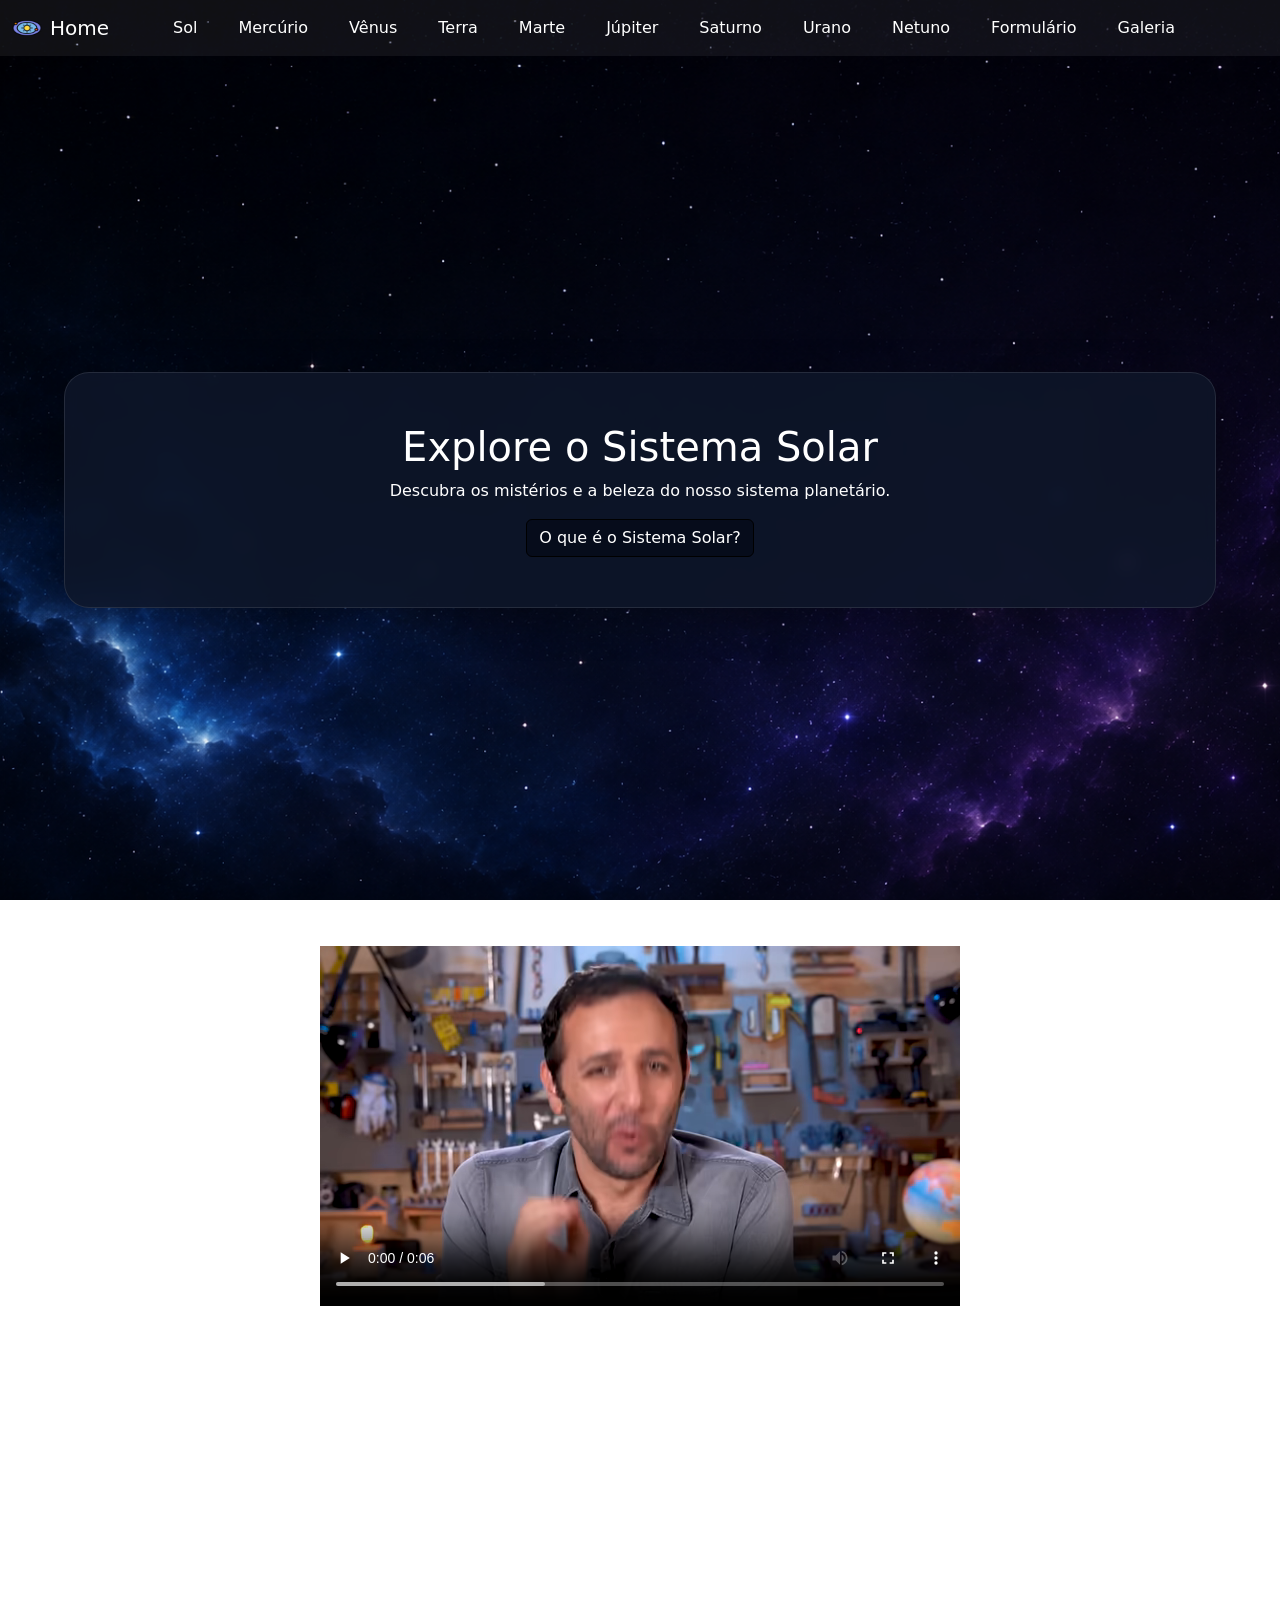
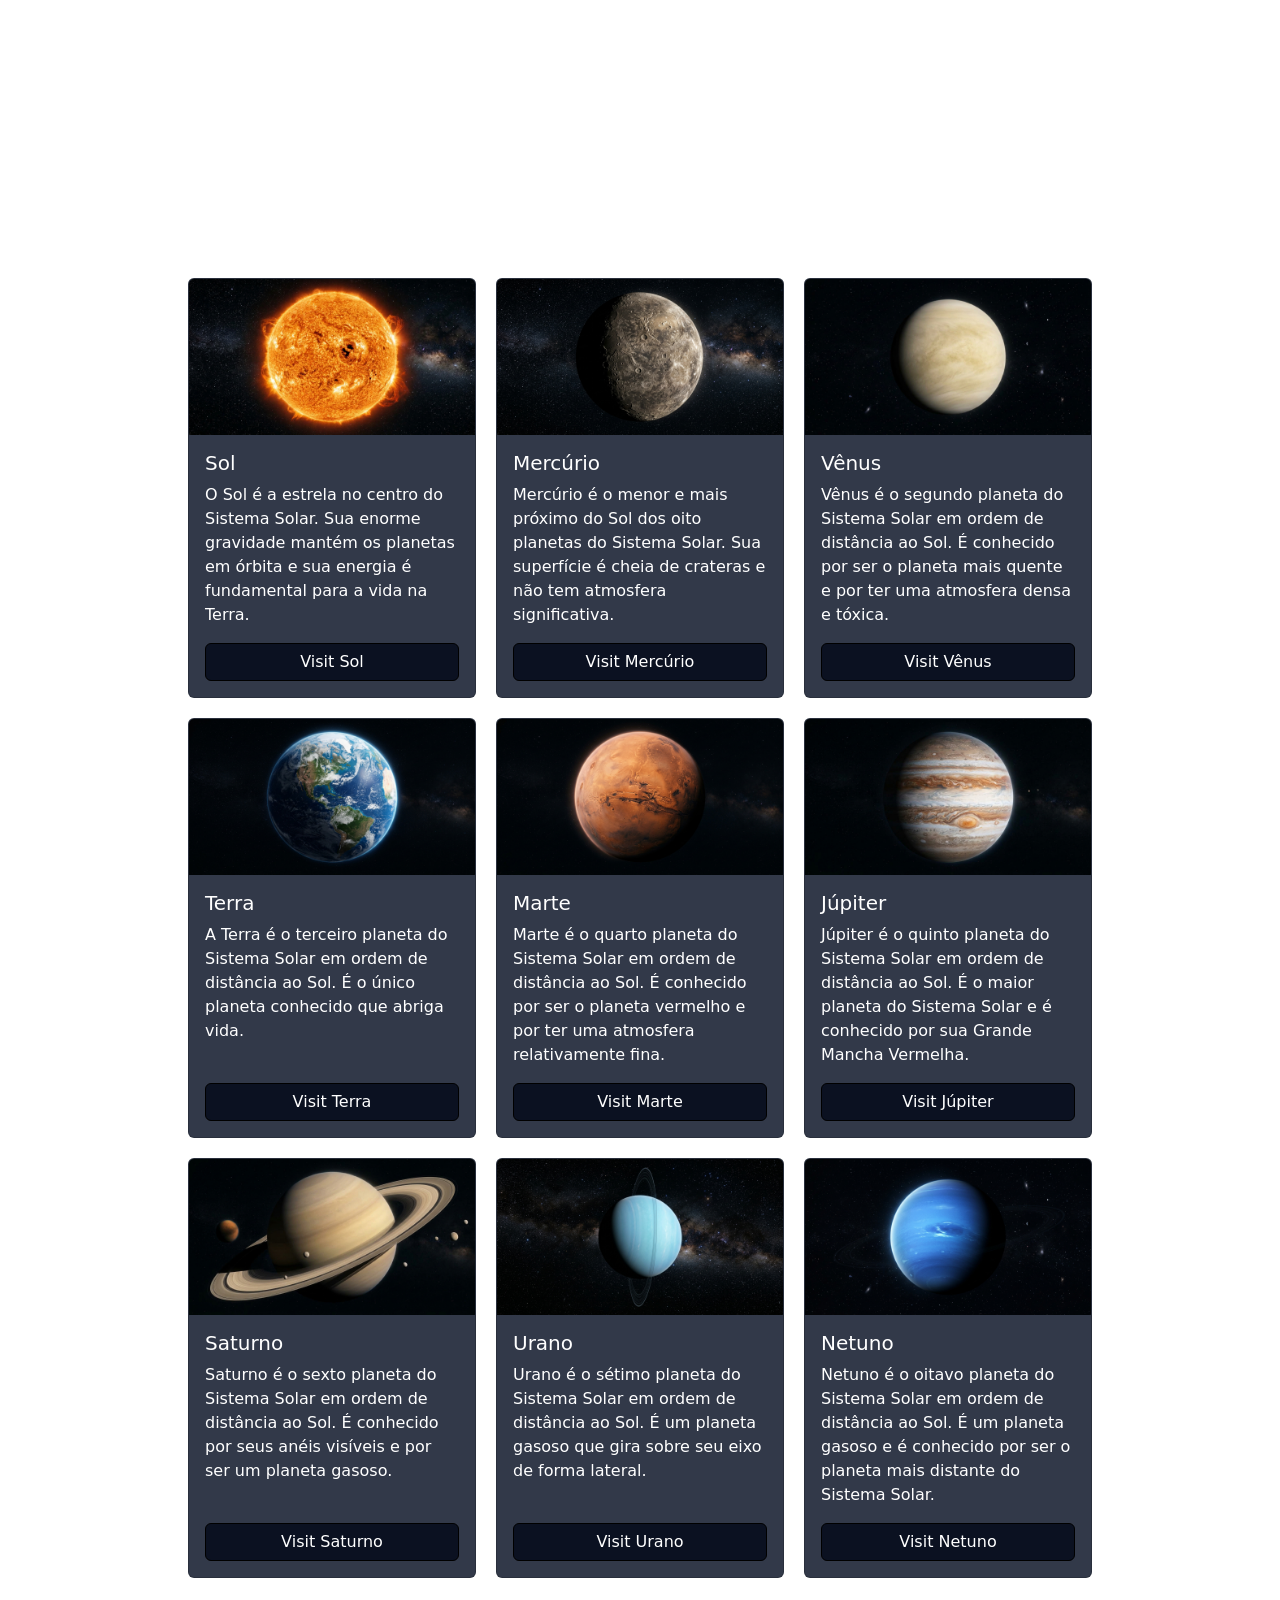
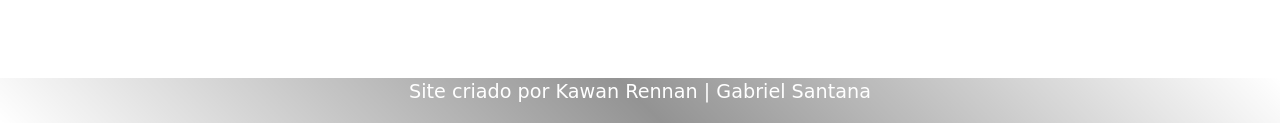
<file: index.html>
<!DOCTYPE html>
<html lang="pt-br">

<head>
    <meta charset="UTF-8">
    <meta name="viewport" content="width=device-width, initial-scale=1.0">

    <title>Sistema Solar</title>

    <link rel="stylesheet" href="css/bootstrap.min.css">
    <link rel="stylesheet" href="css/index.css">
    <link rel="shortcut icon" href="img/icons8-solar-system-64 (1).png" type="image/x-icon">
    <link rel="shortcut icon" href="img/icons8-solar-system-64 (1).png" type="image/x-icon">
</head>
<body>
           <header>

        <nav class="navbar navbar-expand-lg">

            <div class="container-fluid">

                <!-- img home -->
                <a class="navbar-brand d-flex align-items-center" href="index.html">
                    <img src="img/icons8-solar-system-72.png" alt="Logo" width="30" height="24"
                        class="d-inline-block me-2">
                    Home
                </a>

                <!-- botão para mobile -->
                <button class="navbar-toggler" type="button" data-bs-toggle="collapse" data-bs-target="#navbarNav"
                    aria-controls="navbarNav" aria-expanded="false" aria-label="Abrir menu">

                    <span class="navbar-toggler-icon"></span>

                </button>

                <!-- links do navbar -->
                <div class="collapse navbar-collapse" id="navbarNav">

                    <ul class="navbar-nav">

                        <li class="nav-item">
                            <a class="nav-link" href="sol.html">Sol</a>
                        </li>

                        <li class="nav-item">
                            <a class="nav-link" href="mercurio.html">Mercúrio</a>
                        </li>

                        <li class="nav-item">
                            <a class="nav-link" href="venus.html">Vênus</a>
                        </li>

                        <li class="nav-item">
                            <a class="nav-link" href="terra.html">Terra</a>
                        </li>

                        <li class="nav-item">
                            <a class="nav-link" href="marte.html">Marte</a>
                        </li>

                        <li class="nav-item">
                            <a class="nav-link" href="jupiter.html">Júpiter</a>
                        </li>

                        <li class="nav-item">
                            <a class="nav-link" href="saturno.html">Saturno</a>
                        </li>

                        <li class="nav-item">
                            <a class="nav-link" href="urano.html">Urano</a>
                        </li>

                        <li class="nav-item">
                            <a class="nav-link" href="netuno.html">Netuno</a>
                        </li>
                         <li class="nav-item">
                            <a class="nav-link" href="forms.html">Formulário</a>
                        </li>
                         <li class="nav-item">
                            <a class="nav-link" href="galeria.html">Galeria</a>
                        </li>

                    </ul>

                </div>

            </div>

        </nav>

    </header>

    <!-- INÍCIO -->
     <section class="inicio">
    <main>

        <section>

            <h1>Explore o Sistema Solar</h1>

            <p>
                Descubra os mistérios e a beleza do nosso sistema planetário.
            </p>

            <a href="#sistema-solar" class="btn btn-outline-light">
                O que é o Sistema Solar?
            </a>

        </section>

    </main>
</section>

    <!-- EXPLICAÇÃO -->
    <section id="sistema-solar" class="sobre-sistema">

        <h2>O Sistema Solar</h2>
        <video src="video/o-sistema-solar.mp4" controls></video>

       

    </section>


    <!-- CARDS DOS PLANETAS -->
    <section class="planetas">

        <h2>Conheça o Sistema Solar</h2>

        <div class="cards-planetas">

            <!-- SOL -->
            <div class="card" style="width: 18rem;">

                <img src="img/FundoDeCadaPagina/fundosol.jpg" class="card-img-top" alt="Sol">

                <div class="card-body">

                    <h5 class="card-title">Sol</h5>

                    <p class="card-text">
                        O Sol é a estrela no centro do Sistema Solar.
                        Sua enorme gravidade mantém os planetas em órbita
                        e sua energia é fundamental para a vida na Terra.
                    </p>

                    <a href="sol.html" class="btn btn-primary">
                        Visit Sol
                    </a>

                </div>

            </div>


            <!-- MERCÚRIO -->
            <div class="card" style="width: 18rem;">

                <img src="img/FundoDeCadaPagina/fundomercurio.jpg" class="card-img-top" alt="Mercúrio">

                <div class="card-body">

                    <h5 class="card-title">Mercúrio</h5>

                    <p class="card-text">
                        Mercúrio é o menor e mais próximo do Sol dos
                        oito planetas do Sistema Solar. Sua superfície
                        é cheia de crateras e não tem atmosfera significativa.
                    </p>

                    <a href="mercurio.html" class="btn btn-primary">
                        Visit Mercúrio
                    </a>

                </div>

            </div>


            <!-- VÊNUS -->
            <div class="card" style="width: 18rem;">

                <img src="img/FundoDeCadaPagina/fundovenus.jpg" class="card-img-top" alt="Vênus">

                <div class="card-body">

                    <h5 class="card-title">Vênus</h5>

                    <p class="card-text">
                        Vênus é o segundo planeta do Sistema Solar em
                        ordem de distância ao Sol. É conhecido por ser
                        o planeta mais quente e por ter uma atmosfera
                        densa e tóxica.
                    </p>

                    <a href="venus.html" class="btn btn-primary">
                        Visit Vênus
                    </a>

                </div>

            </div>


            <!-- TERRA -->
            <div class="card" style="width: 18rem;">

                <img src="img/FundoDeCadaPagina/fundoterra.jpg" class="card-img-top" alt="Terra">

                <div class="card-body">

                    <h5 class="card-title">Terra</h5>

                    <p class="card-text">
                        A Terra é o terceiro planeta do Sistema Solar
                        em ordem de distância ao Sol. É o único planeta
                        conhecido que abriga vida.
                    </p>

                    <a href="terra.html" class="btn btn-primary">
                        Visit Terra
                    </a>

                </div>

            </div>


            <!-- MARTE -->
            <div class="card" style="width: 18rem;">

                <img src="img/FundoDeCadaPagina/fundomarte.jpg" class="card-img-top" alt="Marte">

                <div class="card-body">

                    <h5 class="card-title">Marte</h5>

                    <p class="card-text">
                        Marte é o quarto planeta do Sistema Solar em
                        ordem de distância ao Sol. É conhecido por ser
                        o planeta vermelho e por ter uma atmosfera
                        relativamente fina.
                    </p>

                    <a href="marte.html" class="btn btn-primary">
                        Visit Marte
                    </a>

                </div>

            </div>


            <!-- JÚPITER -->
            <div class="card" style="width: 18rem;">

                <img src="img/FundoDeCadaPagina/fundojupiter.jpg" class="card-img-top" alt="Júpiter">

                <div class="card-body">

                    <h5 class="card-title">Júpiter</h5>

                    <p class="card-text">
                        Júpiter é o quinto planeta do Sistema Solar
                        em ordem de distância ao Sol. É o maior planeta
                        do Sistema Solar e é conhecido por sua
                        Grande Mancha Vermelha.
                    </p>

                    <a href="jupiter.html" class="btn btn-primary">
                        Visit Júpiter
                    </a>

                </div>

            </div>


            <!-- SATURNO -->
            <div class="card" style="width: 18rem;">

                <img src="img/FundoDeCadaPagina/fundosaturno.jpg" class="card-img-top" alt="Saturno">

                <div class="card-body">

                    <h5 class="card-title">Saturno</h5>

                    <p class="card-text">
                        Saturno é o sexto planeta do Sistema Solar em
                        ordem de distância ao Sol. É conhecido por seus
                        anéis visíveis e por ser um planeta gasoso.
                    </p>

                    <a href="saturno.html" class="btn btn-primary">
                        Visit Saturno
                    </a>

                </div>

            </div>


            <!-- URANO -->
            <div class="card" style="width: 18rem;">

                <img src="img/FundoDeCadaPagina/fundourano.jpg" class="card-img-top" alt="Urano">

                <div class="card-body">

                    <h5 class="card-title">Urano</h5>

                    <p class="card-text">
                        Urano é o sétimo planeta do Sistema Solar em
                        ordem de distância ao Sol. É um planeta gasoso
                        que gira sobre seu eixo de forma lateral.
                    </p>

                    <a href="urano.html" class="btn btn-primary">
                        Visit Urano
                    </a>

                </div>

            </div>


            <!-- NETUNO -->
            <div class="card" style="width: 18rem;">

                <img src="img/FundoDeCadaPagina/fundonetuno.jpg" class="card-img-top" alt="Netuno">

                <div class="card-body">

                    <h5 class="card-title">Netuno</h5>

                    <p class="card-text">
                        Netuno é o oitavo planeta do Sistema Solar
                        em ordem de distância ao Sol. É um planeta
                        gasoso e é conhecido por ser o planeta mais
                        distante do Sistema Solar.
                    </p>

                    <a href="netuno.html" class="btn btn-primary">
                        Visit Netuno
                    </a>

                </div>

            </div>

        </div>

    </section>


    <footer>

        <p>
            Site criado por
            <a href="https://github.com/kawandev22" target="_blank">
                Kawan Rennan
            </a>
            |
            <a href="https://github.com/bielsanatana-dias" target="_blank">
                Gabriel Santana
            </a>
        </p>

    </footer>


    <script src="js/bootstrap.bundle.min.js"></script>

</body>

</html>
</file>
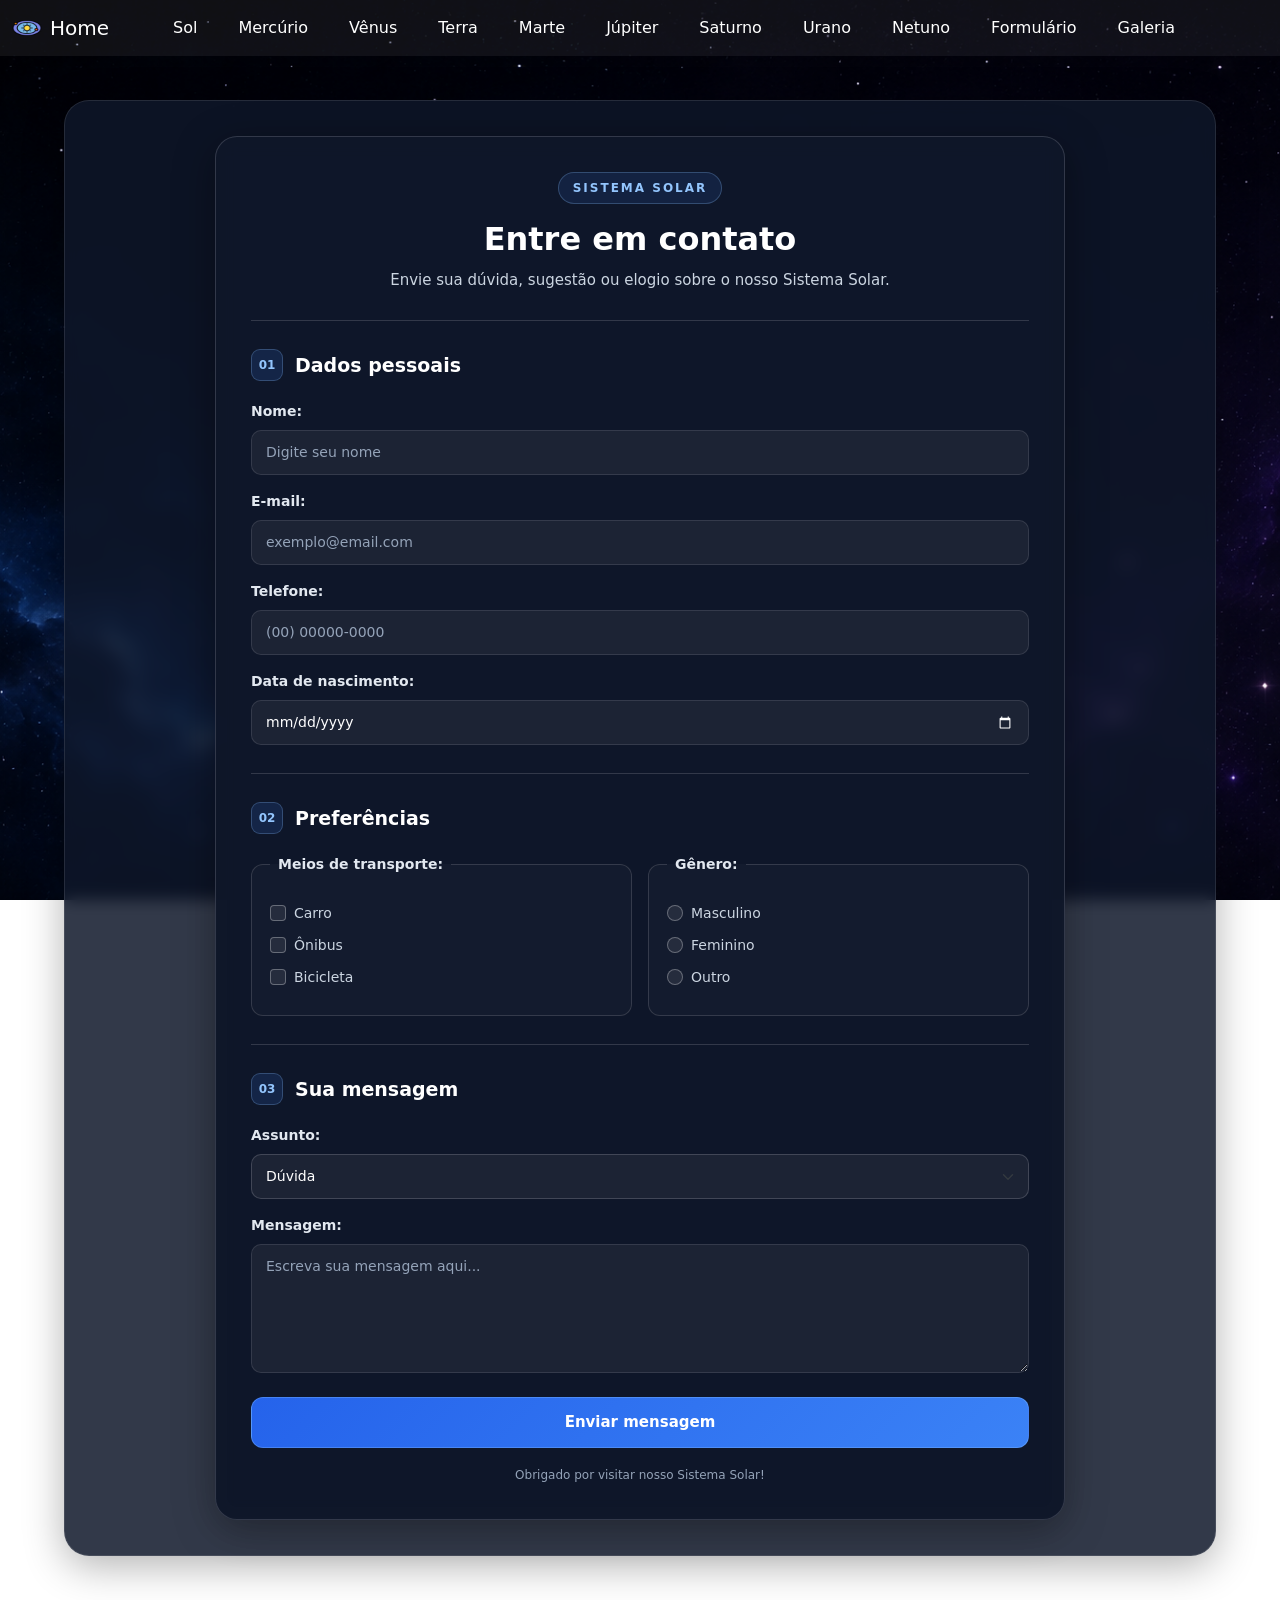
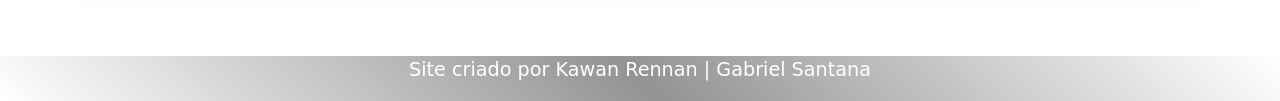
<file: forms.html>
<!DOCTYPE html>
<html lang="pt-BR">

<head>
    <meta charset="UTF-8">
    <meta name="viewport" content="width=device-width, initial-scale=1.0">

    <title>Formulário - Sistema Solar</title>

    <link rel="stylesheet" href="css/bootstrap.min.css">
    <link rel="stylesheet" href="css/index.css">
    <link rel="stylesheet" href="css/forms.css">
    <link rel="shortcut icon" href="img/icons8-solar-system-64 (1).png" type="image/x-icon">
</head>

<body>

    <header>

        <nav class="navbar navbar-expand-lg">

            <div class="container-fluid">

              
                <a class="navbar-brand d-flex align-items-center" href="index.html">
                    <img src="img/icons8-solar-system-72.png" alt="Logo" width="30" height="24"
                        class="d-inline-block me-2">
                    Home
                </a>

                
                <button class="navbar-toggler" type="button" data-bs-toggle="collapse" data-bs-target="#navbarNav"
                    aria-controls="navbarNav" aria-expanded="false" aria-label="Abrir menu">

                    <span class="navbar-toggler-icon"></span>

                </button>

               
                <div class="collapse navbar-collapse" id="navbarNav">

                    <ul class="navbar-nav">

                        <li class="nav-item">
                            <a class="nav-link" href="sol.html">Sol</a>
                        </li>

                        <li class="nav-item">
                            <a class="nav-link" href="mercurio.html">Mercúrio</a>
                        </li>

                        <li class="nav-item">
                            <a class="nav-link" href="venus.html">Vênus</a>
                        </li>

                        <li class="nav-item">
                            <a class="nav-link" href="terra.html">Terra</a>
                        </li>

                        <li class="nav-item">
                            <a class="nav-link" href="marte.html">Marte</a>
                        </li>

                        <li class="nav-item">
                            <a class="nav-link" href="jupiter.html">Júpiter</a>
                        </li>

                        <li class="nav-item">
                            <a class="nav-link" href="saturno.html">Saturno</a>
                        </li>

                        <li class="nav-item">
                            <a class="nav-link" href="urano.html">Urano</a>
                        </li>

                        <li class="nav-item">
                            <a class="nav-link" href="netuno.html">Netuno</a>
                        </li>
                         <li class="nav-item">
                            <a class="nav-link" href="forms.html">Formulário</a>
                        </li>
                         <li class="nav-item">
                            <a class="nav-link" href="galeria.html">Galeria</a>
                        </li>

                    </ul>

                </div>

            </div>

        </nav>

    </header>   

   
    <main class="pagina-formulario">

        <section class="formulario-contato">

            <div class="text-center mb-4">

                <span class="formulario-etiqueta">
                    SISTEMA SOLAR
                </span>

                <h1 class="mt-3">
                    Entre em contato
                </h1>

                <p class="descricao-formulario">
                    Envie sua dúvida, sugestão ou elogio
                    sobre o nosso Sistema Solar.
                </p>

            </div>


            <hr class="linha-formulario">


            
            <form action="dados.html" method="get">

               
                <div class="secao-formulario">

                    <h2 class="titulo-secao">
                        <span>01</span>
                        Dados pessoais
                    </h2>


                    <div class="mb-3">

                        <label for="nome" class="form-label">
                            Nome:
                        </label>

                        <input
                            type="text"
                            class="form-control"
                            id="nome"
                            name="nome"
                            placeholder="Digite seu nome"
                            required>

                    </div>


                    <div class="mb-3">

                        <label for="email" class="form-label">
                            E-mail:
                        </label>

                        <input
                            type="email"
                            class="form-control"
                            id="email"
                            name="email"
                            placeholder="exemplo@email.com"
                            required>

                    </div>


                    <div class="mb-3">

                        <label for="telefone" class="form-label">
                            Telefone:
                        </label>

                        <input
                            type="tel"
                            class="form-control"
                            id="telefone"
                            name="telefone"
                            placeholder="(00) 00000-0000" 
                            maxlength="11">
                            

                    </div>


                    <div class="mb-3">

                        <label for="nascimento" class="form-label">
                            Data de nascimento:
                        </label>

                        <input
                            type="date"
                            class="form-control"
                            id="nascimento"
                            name="nascimento">

                    </div>

                </div>


                <hr class="linha-formulario">


              
                <div class="secao-formulario">

                    <h2 class="titulo-secao">
                        <span>02</span>
                        Preferências
                    </h2>


                    <div class="row g-3">

                        
                        <div class="col-md-6">

                            <fieldset class="grupo-formulario h-100">

                                <legend>
                                    Meios de transporte:
                                </legend>


                                <div class="form-check">

                                    <input
                                        class="form-check-input"
                                        type="checkbox"
                                        id="carro"
                                        name="transporte"
                                        value="Carro">

                                    <label
                                        class="form-check-label"
                                        for="carro">

                                        Carro

                                    </label>

                                </div>


                                <div class="form-check">

                                    <input
                                        class="form-check-input"
                                        type="checkbox"
                                        id="onibus"
                                        name="transporte"
                                        value="Ônibus">

                                    <label
                                        class="form-check-label"
                                        for="onibus">

                                        Ônibus

                                    </label>

                                </div>


                                <div class="form-check">

                                    <input
                                        class="form-check-input"
                                        type="checkbox"
                                        id="bicicleta"
                                        name="transporte"
                                        value="Bicicleta">

                                    <label
                                        class="form-check-label"
                                        for="bicicleta">

                                        Bicicleta

                                    </label>

                                </div>

                            </fieldset>

                        </div>


                        
                        <div class="col-md-6">

                            <fieldset class="grupo-formulario h-100">

                                <legend>
                                    Gênero:
                                </legend>


                                <div class="form-check">

                                    <input
                                        class="form-check-input"
                                        type="radio"
                                        id="masculino"
                                        name="genero"
                                        value="Masculino">

                                    <label
                                        class="form-check-label"
                                        for="masculino">

                                        Masculino

                                    </label>

                                </div>


                                <div class="form-check">

                                    <input
                                        class="form-check-input"
                                        type="radio"
                                        id="feminino"
                                        name="genero"
                                        value="Feminino">

                                    <label
                                        class="form-check-label"
                                        for="feminino">

                                        Feminino

                                    </label>

                                </div>


                                <div class="form-check">

                                    <input
                                        class="form-check-input"
                                        type="radio"
                                        id="outro"
                                        name="genero"
                                        value="Outro">

                                    <label
                                        class="form-check-label"
                                        for="outro">

                                        Outro

                                    </label>

                                </div>

                            </fieldset>

                        </div>

                    </div>

                </div>


                <hr class="linha-formulario">


                
                <div class="secao-formulario">

                    <h2 class="titulo-secao">
                        <span>03</span>
                        Sua mensagem
                    </h2>


                    <div class="mb-3">

                        <label for="assunto" class="form-label">
                            Assunto:
                        </label>

                        <select
                            class="form-select"
                            id="assunto"
                            name="assunto">

                            <option value="Dúvida">
                                Dúvida
                            </option>

                            <option value="Sugestão">
                                Sugestão
                            </option>

                            <option value="Elogio">
                                Elogio
                            </option>

                        </select>

                    </div>


                    <div class="mb-4">

                        <label for="mensagem" class="form-label">
                            Mensagem:
                        </label>

                        <textarea
                            class="form-control"
                            id="mensagem"
                            name="mensagem"
                            rows="5"
                            placeholder="Escreva sua mensagem aqui..."
                            maxlength="450"></textarea>

                    </div>


                    <button
                        type="submit"
                        class="btn botao-formulario">

                        Enviar mensagem

                    </button>

                </div>


                <p class="texto-rodape-formulario">
                    Obrigado por visitar nosso Sistema Solar!
                </p>

            </form>

        </section>

    </main>


   
    <footer>

        <p>
            Site criado por

            <a
                href="https://github.com/kawandev22"
                target="_blank"
                rel="noopener noreferrer">

                Kawan Rennan

            </a>

            |

            <a
                href="https://github.com/bielsanatana-dias"
                target="_blank"
                rel="noopener noreferrer">

                Gabriel Santana

            </a>
        </p>

    </footer>


    <script src="js/bootstrap.bundle.min.js"></script>

</body>
</html>
</file>
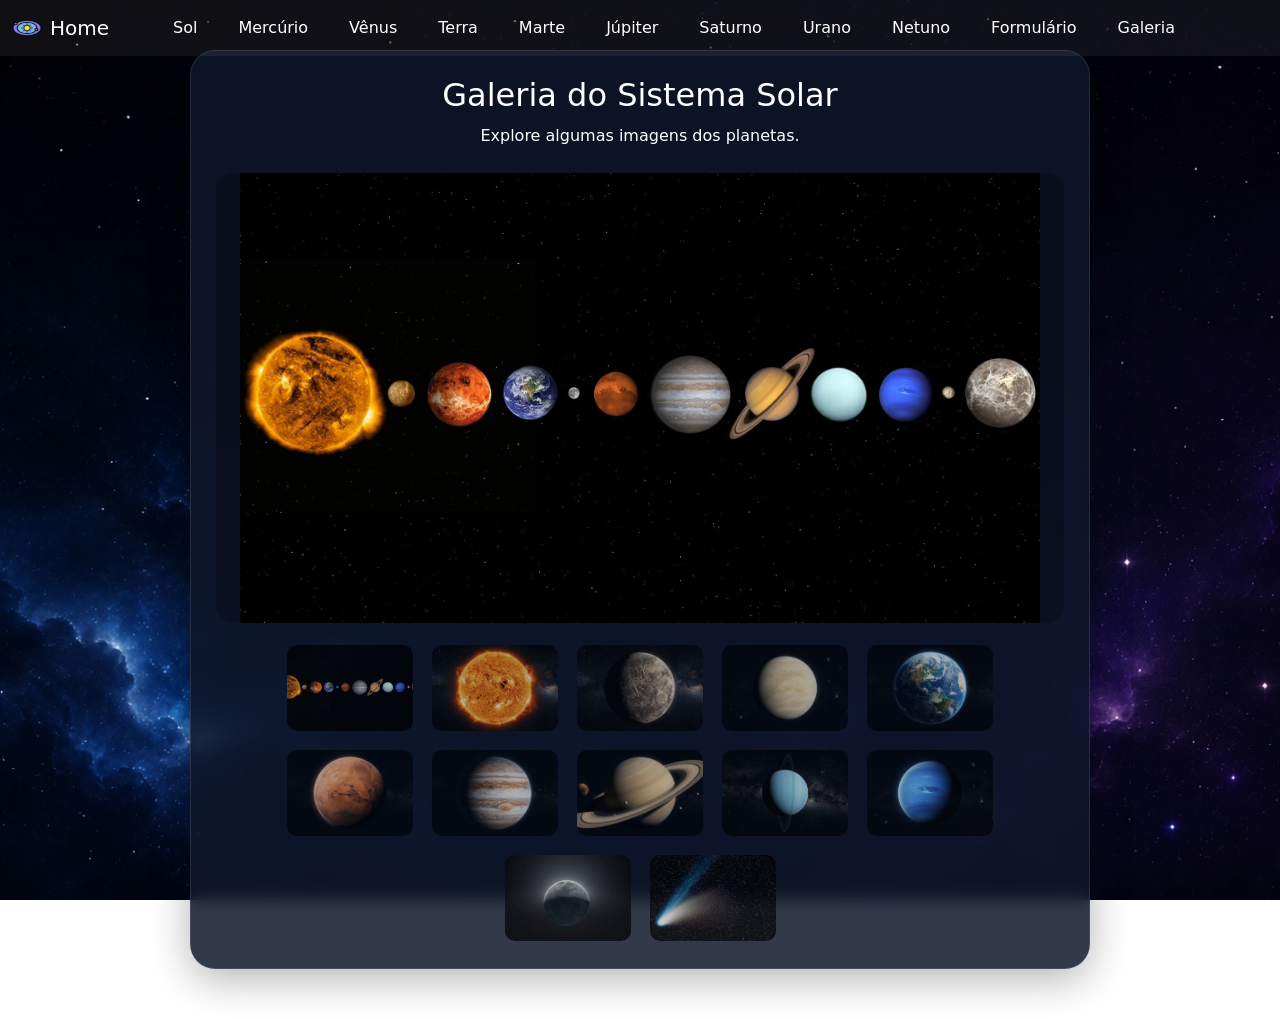
<file: galeria.html>
<!DOCTYPE html>
<html lang="en">
<head>
    <meta charset="UTF-8">
    <meta name="viewport" content="width=device-width, initial-scale=1.0">
    <title>Galeria</title>
        <link rel="stylesheet" href="css/bootstrap.min.css">
    <link rel="stylesheet" href="css/index.css">
    <link rel="stylesheet" href="css/formulario_galeria.css">
    <link rel="shortcut icon" href="img/icons8-solar-system-64 (1).png" type="image/x-icon">
</head>
<body>
        <header>

        <nav class="navbar navbar-expand-lg">

            <div class="container-fluid">

              
                <a class="navbar-brand d-flex align-items-center" href="index.html">
                    <img src="img/icons8-solar-system-72.png" alt="Logo" width="30" height="24"
                        class="d-inline-block me-2">
                    Home
                </a>

              
                <button class="navbar-toggler" type="button" data-bs-toggle="collapse" data-bs-target="#navbarNav"
                    aria-controls="navbarNav" aria-expanded="false" aria-label="Abrir menu">

                    <span class="navbar-toggler-icon"></span>

                </button>

           
                <div class="collapse navbar-collapse" id="navbarNav">

                    <ul class="navbar-nav">

                        <li class="nav-item">
                            <a class="nav-link" href="sol.html">Sol</a>
                        </li>

                        <li class="nav-item">
                            <a class="nav-link" href="mercurio.html">Mercúrio</a>
                        </li>

                        <li class="nav-item">
                            <a class="nav-link" href="venus.html">Vênus</a>
                        </li>

                        <li class="nav-item">
                            <a class="nav-link" href="terra.html">Terra</a>
                        </li>

                        <li class="nav-item">
                            <a class="nav-link" href="marte.html">Marte</a>
                        </li>

                        <li class="nav-item">
                            <a class="nav-link" href="jupiter.html">Júpiter</a>
                        </li>

                        <li class="nav-item">
                            <a class="nav-link" href="saturno.html">Saturno</a>
                        </li>

                        <li class="nav-item">
                            <a class="nav-link" href="urano.html">Urano</a>
                        </li>

                        <li class="nav-item">
                            <a class="nav-link" href="netuno.html">Netuno</a>
                        </li>
                         <li class="nav-item">
                            <a class="nav-link" href="forms.html">Formulário</a>
                        </li>
                         <li class="nav-item">
                            <a class="nav-link" href="galeria.html">Galeria</a>
                        </li>

                    </ul>

                </div>

            </div>

        </nav>

    </header>
    


<section class="galeria-sol">

    <div class="galeria-container">

        <h2>Galeria do Sistema Solar</h2>

        <p>Explore algumas imagens dos planetas.</p>

        
        <div class="imagem-principal">

            <img
                id="imagemDestaque"
                src="img/imgsolarsystemfundo.webp"
                alt="Imagem do Sol em destaque">

        </div>

   
        <div class="miniatura-barra">

            <img
                class="miniatura"
                src="img/imgsolarsystemfundo.webp"
                alt="Solarsystem"> 
            <img
                class="miniatura"
                src="img/FundoDeCadaPagina/fundosol.jpg"
                alt="Sol">
            <img
                class="miniatura"
                src="img/FundoDeCadaPagina/fundomercurio.jpg"
                alt="Mercúrio">

            <img
                class="miniatura"
                src="img/FundoDeCadaPagina/fundovenus.jpg"
                alt="Vênus">

            <img
                class="miniatura"
                src="img/FundoDeCadaPagina/fundoterra.jpg"
                alt="Terra">

            <img
                class="miniatura"
                src="img/FundoDeCadaPagina/fundomarte.jpg"
                alt="Marte">

            <img
                class="miniatura"
                src="img/FundoDeCadaPagina/fundojupiter.jpg"
                alt="Júpiter">

            <img
                class="miniatura"
                src="img/FundoDeCadaPagina/fundosaturno.jpg"
                alt="Saturno">

            <img
                class="miniatura"
                src="img/FundoDeCadaPagina/fundourano.jpg"
                alt="Urano">

            <img
                class="miniatura"
                src="img/FundoDeCadaPagina/fundonetuno.jpg"
                alt="Netuno">
                <img
                class="miniatura"
                src="img/imgLua.webp"
                alt="Lua">
                <img
                class="miniatura"
                src="img/cometa.jpg"
                alt="Cometa">

        </div>

    </div>

</section>


<script src="js/galeria.js"></script>



<script src="js/galeria.js"></script>

</body>
</html>
</file>
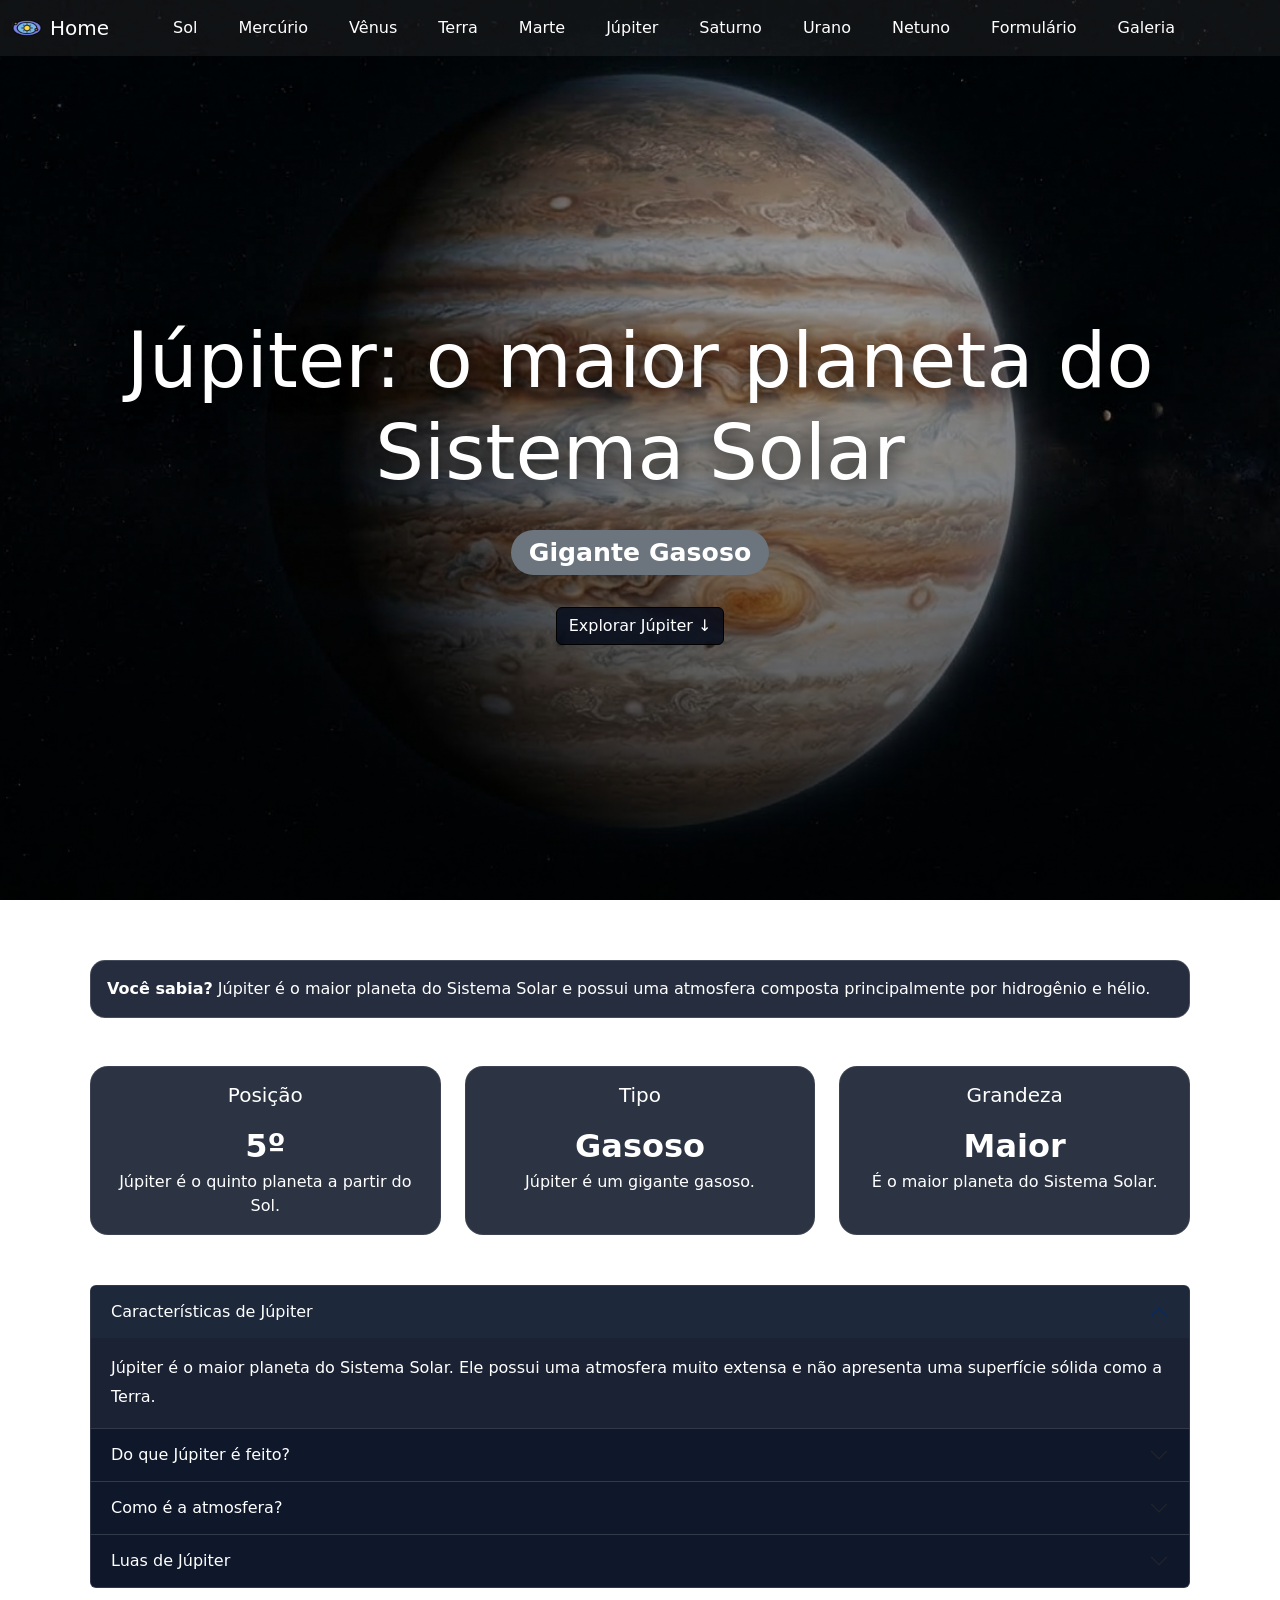
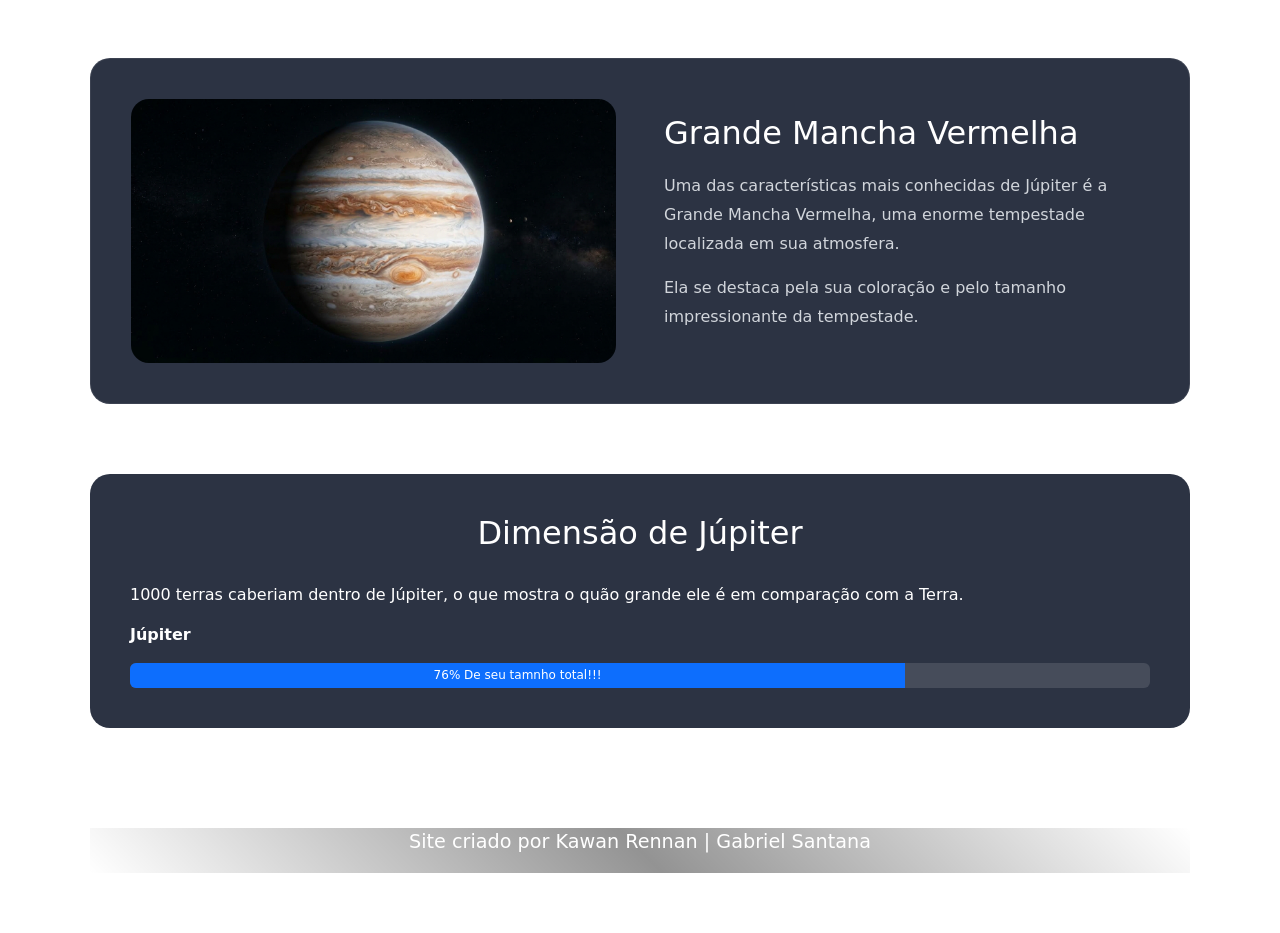
<file: jupiter.html>
<!DOCTYPE html>
<html lang="pt-br">

<head>
    <meta charset="UTF-8">
    <meta name="viewport" content="width=device-width, initial-scale=1.0">

    <title>Júpiter</title>

    <link rel="stylesheet" href="css/bootstrap.min.css">
    <link rel="stylesheet" href="css/index.css">
    <link rel="shortcut icon" href="img/icons8-solar-system-64 (1).png" type="image/x-icon">
</head>

<style>

    html {
        scroll-behavior: smooth;
    }

    body {
        color: white;
    }

    /* =========================
       CAPA
       ========================= */

    .imagem {
        min-height: 100vh;

        display: flex;
        flex-direction: column;
        justify-content: center;
        align-items: center;

        text-align: center;

        padding: 120px 20px 60px;

        background:
            linear-gradient(rgba(0, 0, 0, 0.25), rgba(0, 0, 0, 0.65)),
            url("img/FundoDeCadaPagina/fundojupiter.jpg")
            center center / cover no-repeat fixed;
    }

    .imagem h1 {
        font-size: clamp(2.5rem, 6vw, 5rem);
        margin-bottom: 20px;
        text-shadow: 0 4px 20px rgba(0, 0, 0, 0.8);
    }

    .imagem h3 {
        margin-top: 10px;
    }

    .imagem .badge {
        padding: 10px 18px;
        border-radius: 30px;
    }


    /* =========================
       CONTEÚDO
       ========================= */

    .conteudo-jupiter {
        width: 90%;
        max-width: 1100px;
        margin: 60px auto;
    }


    /* =========================
       ALERT
       ========================= */

    .alert-jupiter {
        background-color: rgba(15, 23, 42, 0.9);
        color: white;

        border: 1px solid rgba(255, 255, 255, 0.15);

        border-radius: 15px;
    }


    /* =========================
       CARDS DE INFORMAÇÃO
       ========================= */

    .info-card {
        height: 100%;

        background-color: rgba(15, 23, 42, 0.88);
        color: white;

        border: 1px solid rgba(255, 255, 255, 0.08);

        border-radius: 18px;

        transition: 0.3s ease;
    }

    .info-card:hover {
        transform: translateY(-6px);
    }

    .info-card .card-body {
        text-align: center;
    }

    .info-card h5 {
        margin-bottom: 15px;
    }

    .info-numero {
        font-size: 2rem;
        font-weight: bold;
    }


    /* =========================
       ACCORDION
       ========================= */

    .accordion {
        margin-top: 50px;
    }

    .accordion-item {
        background-color: rgba(15, 23, 42, 0.95);
        color: white;

        border-color: rgba(255, 255, 255, 0.1);
    }

    .accordion-button {
        background-color: rgba(15, 23, 42, 0.95);
        color: white;
    }

    .accordion-button:not(.collapsed) {
        background-color: rgba(30, 41, 59, 0.95);
        color: white;

        box-shadow: none;
    }

    .accordion-button:focus {
        box-shadow: none;
    }

    .accordion-body {
        line-height: 1.8;
    }


    /* =========================
       MANCHA VERMELHA
       ========================= */

    .mancha {
        margin-top: 70px;

        padding: 40px;

        background-color: rgba(15, 23, 42, 0.88);

        border-radius: 20px;

        border: 1px solid rgba(255, 255, 255, 0.08);
    }

    .mancha img {
        width: 100%;
        max-width: 500px;

        border-radius: 18px;

        display: block;
        margin: 0 auto;
    }

    .mancha h2 {
        margin-bottom: 20px;
    }

    .mancha p {
        color: #d1d5db;
        line-height: 1.8;
    }


    /* =========================
       PROGRESS BAR
       ========================= */

    .comparacao {
        margin-top: 70px;

        padding: 40px;

        background-color: rgba(15, 23, 42, 0.88);

        border-radius: 20px;
    }

    .comparacao h2 {
        margin-bottom: 30px;
        text-align: center;
    }

    .progress {
        height: 25px;

        background-color: rgba(255, 255, 255, 0.12);
    }


    /* =========================
       CURIOSIDADE
       ========================= */

    .curiosidade {
        margin-top: 70px;

        text-align: center;

        padding: 50px 20px;
    }

    .curiosidade p {
        color: #d1d5db;
        max-width: 700px;
        margin: 20px auto;
        line-height: 1.8;
    }


    /* =========================
       TOAST
       ========================= */

    .toast {
        background-color: rgba(15, 23, 42, 0.95);
        color: white;
    }


    /* =========================
       RESPONSIVIDADE
       ========================= */

    @media (max-width: 768px) {

        .imagem {
            background-attachment: scroll;
        }

        .mancha,
        .comparacao {
            padding: 25px;
        }

    }

</style>

<body>

          <header>

        <nav class="navbar navbar-expand-lg">

            <div class="container-fluid">

                <!-- img home -->
                <a class="navbar-brand d-flex align-items-center" href="index.html">
                    <img src="img/icons8-solar-system-72.png" alt="Logo" width="30" height="24"
                        class="d-inline-block me-2">
                    Home
                </a>

                <!-- botão para mobile -->
                <button class="navbar-toggler" type="button" data-bs-toggle="collapse" data-bs-target="#navbarNav"
                    aria-controls="navbarNav" aria-expanded="false" aria-label="Abrir menu">

                    <span class="navbar-toggler-icon"></span>

                </button>

                <!-- links do navbar -->
                <div class="collapse navbar-collapse" id="navbarNav">

                    <ul class="navbar-nav">

                        <li class="nav-item">
                            <a class="nav-link" href="sol.html">Sol</a>
                        </li>

                        <li class="nav-item">
                            <a class="nav-link" href="mercurio.html">Mercúrio</a>
                        </li>

                        <li class="nav-item">
                            <a class="nav-link" href="venus.html">Vênus</a>
                        </li>

                        <li class="nav-item">
                            <a class="nav-link" href="terra.html">Terra</a>
                        </li>

                        <li class="nav-item">
                            <a class="nav-link" href="marte.html">Marte</a>
                        </li>

                        <li class="nav-item">
                            <a class="nav-link" href="jupiter.html">Júpiter</a>
                        </li>

                        <li class="nav-item">
                            <a class="nav-link" href="saturno.html">Saturno</a>
                        </li>

                        <li class="nav-item">
                            <a class="nav-link" href="urano.html">Urano</a>
                        </li>

                        <li class="nav-item">
                            <a class="nav-link" href="netuno.html">Netuno</a>
                        </li>
                         <li class="nav-item">
                            <a class="nav-link" href="forms.html">Formulário</a>
                        </li>
                         <li class="nav-item">
                            <a class="nav-link" href="galeria.html">Galeria</a>
                        </li>

                    </ul>

                </div>

            </div>

        </nav>

    </header>


    <!-- =========================
         CAPA
         ========================= -->

    <section class="imagem">

        <h1>Júpiter: o maior planeta do Sistema Solar</h1>

        <h3>

            <span
                class="badge text-bg-secondary"
                data-bs-toggle="tooltip"
                data-bs-placement="bottom"
                title="Júpiter é classificado como um gigante gasoso.">

                Gigante Gasoso

            </span>

        </h3>

        <a href="#informacoes" class="btn btn-primary mt-4">
            Explorar Júpiter ↓
        </a>

    </section>


    <div class="conteudo-jupiter" id="informacoes">


        <!-- =========================
             ALERT
             ========================= -->

        <div class="alert alert-jupiter" role="alert">

            <strong>Você sabia?</strong>

            Júpiter é o maior planeta do Sistema Solar e possui uma
            atmosfera composta principalmente por hidrogênio e hélio.

        </div>


        <!-- =========================
             CARDS
             ========================= -->

        <div class="row g-4 mt-4">

            <div class="col-md-4">

                <div class="card info-card">

                    <div class="card-body">

                        <h5 class="card-title">
                            Posição
                        </h5>

                        <div class="info-numero">
                            5º
                        </div>

                        <p class="card-text">
                            Júpiter é o quinto planeta a partir do Sol.
                        </p>

                    </div>

                </div>

            </div>


            <div class="col-md-4">

                <div class="card info-card">

                    <div class="card-body">

                        <h5 class="card-title">
                            Tipo
                        </h5>

                        <div class="info-numero">
                            Gasoso
                        </div>

                        <p class="card-text">
                            Júpiter é um gigante gasoso.
                        </p>

                    </div>

                </div>

            </div>


            <div class="col-md-4">

                <div class="card info-card">

                    <div class="card-body">

                        <h5 class="card-title">
                            Grandeza
                        </h5>

                        <div class="info-numero">
                            Maior
                        </div>

                        <p class="card-text">
                            É o maior planeta do Sistema Solar.
                        </p>

                    </div>

                </div>

            </div>

        </div>


        <!-- =========================
             ACCORDION
             ========================= -->

        <div class="accordion" id="accordionJupiter">


            <div class="accordion-item">

                <h2 class="accordion-header">

                    <button
                        class="accordion-button"
                        type="button"
                        data-bs-toggle="collapse"
                        data-bs-target="#caracteristicas">

                        Características de Júpiter

                    </button>

                </h2>

                <div
                    id="caracteristicas"
                    class="accordion-collapse collapse show"
                    data-bs-parent="#accordionJupiter">

                    <div class="accordion-body">

                        Júpiter é o maior planeta do Sistema Solar.
                        Ele possui uma atmosfera muito extensa e não
                        apresenta uma superfície sólida como a Terra.

                    </div>

                </div>

            </div>


            <div class="accordion-item">

                <h2 class="accordion-header">

                    <button
                        class="accordion-button collapsed"
                        type="button"
                        data-bs-toggle="collapse"
                        data-bs-target="#composicao">

                        Do que Júpiter é feito?

                    </button>

                </h2>

                <div
                    id="composicao"
                    class="accordion-collapse collapse"
                    data-bs-parent="#accordionJupiter">

                    <div class="accordion-body">

                        Júpiter é composto principalmente por hidrogênio
                        e hélio. Em seu interior, a pressão e a temperatura
                        aumentam bastante conforme a profundidade.

                    </div>

                </div>

            </div>


            <div class="accordion-item">

                <h2 class="accordion-header">

                    <button
                        class="accordion-button collapsed"
                        type="button"
                        data-bs-toggle="collapse"
                        data-bs-target="#atmosfera">

                        Como é a atmosfera?

                    </button>

                </h2>

                <div
                    id="atmosfera"
                    class="accordion-collapse collapse"
                    data-bs-parent="#accordionJupiter">

                    <div class="accordion-body">

                        A atmosfera apresenta faixas de nuvens claras e
                        escuras, além de fortes ventos e grandes tempestades.

                    </div>

                </div>

            </div>


            <div class="accordion-item">

                <h2 class="accordion-header">

                    <button
                        class="accordion-button collapsed"
                        type="button"
                        data-bs-toggle="collapse"
                        data-bs-target="#luas">

                        Luas de Júpiter

                    </button>

                </h2>

                <div
                    id="luas"
                    class="accordion-collapse collapse"
                    data-bs-parent="#accordionJupiter">

                    <div class="accordion-body">

                        Júpiter possui muitas luas. Entre as mais conhecidas
                        estão Io, Europa, Ganimedes e Calisto.

                    </div>

                </div>

            </div>


        </div>


        <!-- =========================
             GRANDE MANCHA VERMELHA
             ========================= -->

        <section class="mancha">

            <div class="row align-items-center g-5">

                <div class="col-md-6">

                    <img
                        src="img/FundoDeCadaPagina/fundojupiter.jpg"
                        alt="Júpiter">

                </div>


                <div class="col-md-6">

                    <h2>Grande Mancha Vermelha</h2>

                    <p>
                        Uma das características mais conhecidas de Júpiter
                        é a Grande Mancha Vermelha, uma enorme tempestade
                        localizada em sua atmosfera.
                    </p>

                    <p>
                        Ela se destaca pela sua coloração e pelo tamanho
                        impressionante da tempestade.
                    </p>

                </div>

            </div>

        </section>


        <!-- =========================
             PROGRESS BAR
             ========================= -->

        <section class="comparacao">

            <h2>Dimensão de Júpiter</h2>

            <p>
                1000 terras caberiam dentro de Júpiter, o que mostra o quão grande ele é em comparação com a Terra. 
            </p>

            <div class="mb-3">
                <strong>Júpiter</strong>
            </div>

            <div class="progress">

                <div
                    class="progress-bar"
                    role="progressbar"
                    style="width: 76%;"
                    aria-valuenow="76"
                    aria-valuemin="0"
                    aria-valuemax="100">

                    76% De seu tamnho total!!!

                </div>

            </div>

        </section>
    <!-- =========================
         FOOTER
         ========================= -->

    <footer>

        <p>

            Site criado por

            <a
                href="https://github.com/kawandev22"
                target="_blank">

                Kawan Rennan

            </a>

            |

            <a
                href="https://github.com/bielsanatana-dias"
                target="_blank">

                Gabriel Santana

            </a>

        </p>

    </footer>


    <script src="js/bootstrap.bundle.min.js"></script>


    <!-- TOOLTIP -->
    <script>

        const tooltipTriggerList =
            document.querySelectorAll('[data-bs-toggle="tooltip"]');

        [...tooltipTriggerList].map(
            tooltipTriggerEl =>
                new bootstrap.Tooltip(tooltipTriggerEl)
        );

    </script>


    <!-- TOAST -->
    <script>

        const toastElement =
            document.getElementById('toastJupiter');

        const toast =
            new bootstrap.Toast(toastElement);

        document
            .getElementById('btnCuriosidade')
            .addEventListener('click', function () {

                toast.show();

            });

    </script>

</body>

</html>
</file>
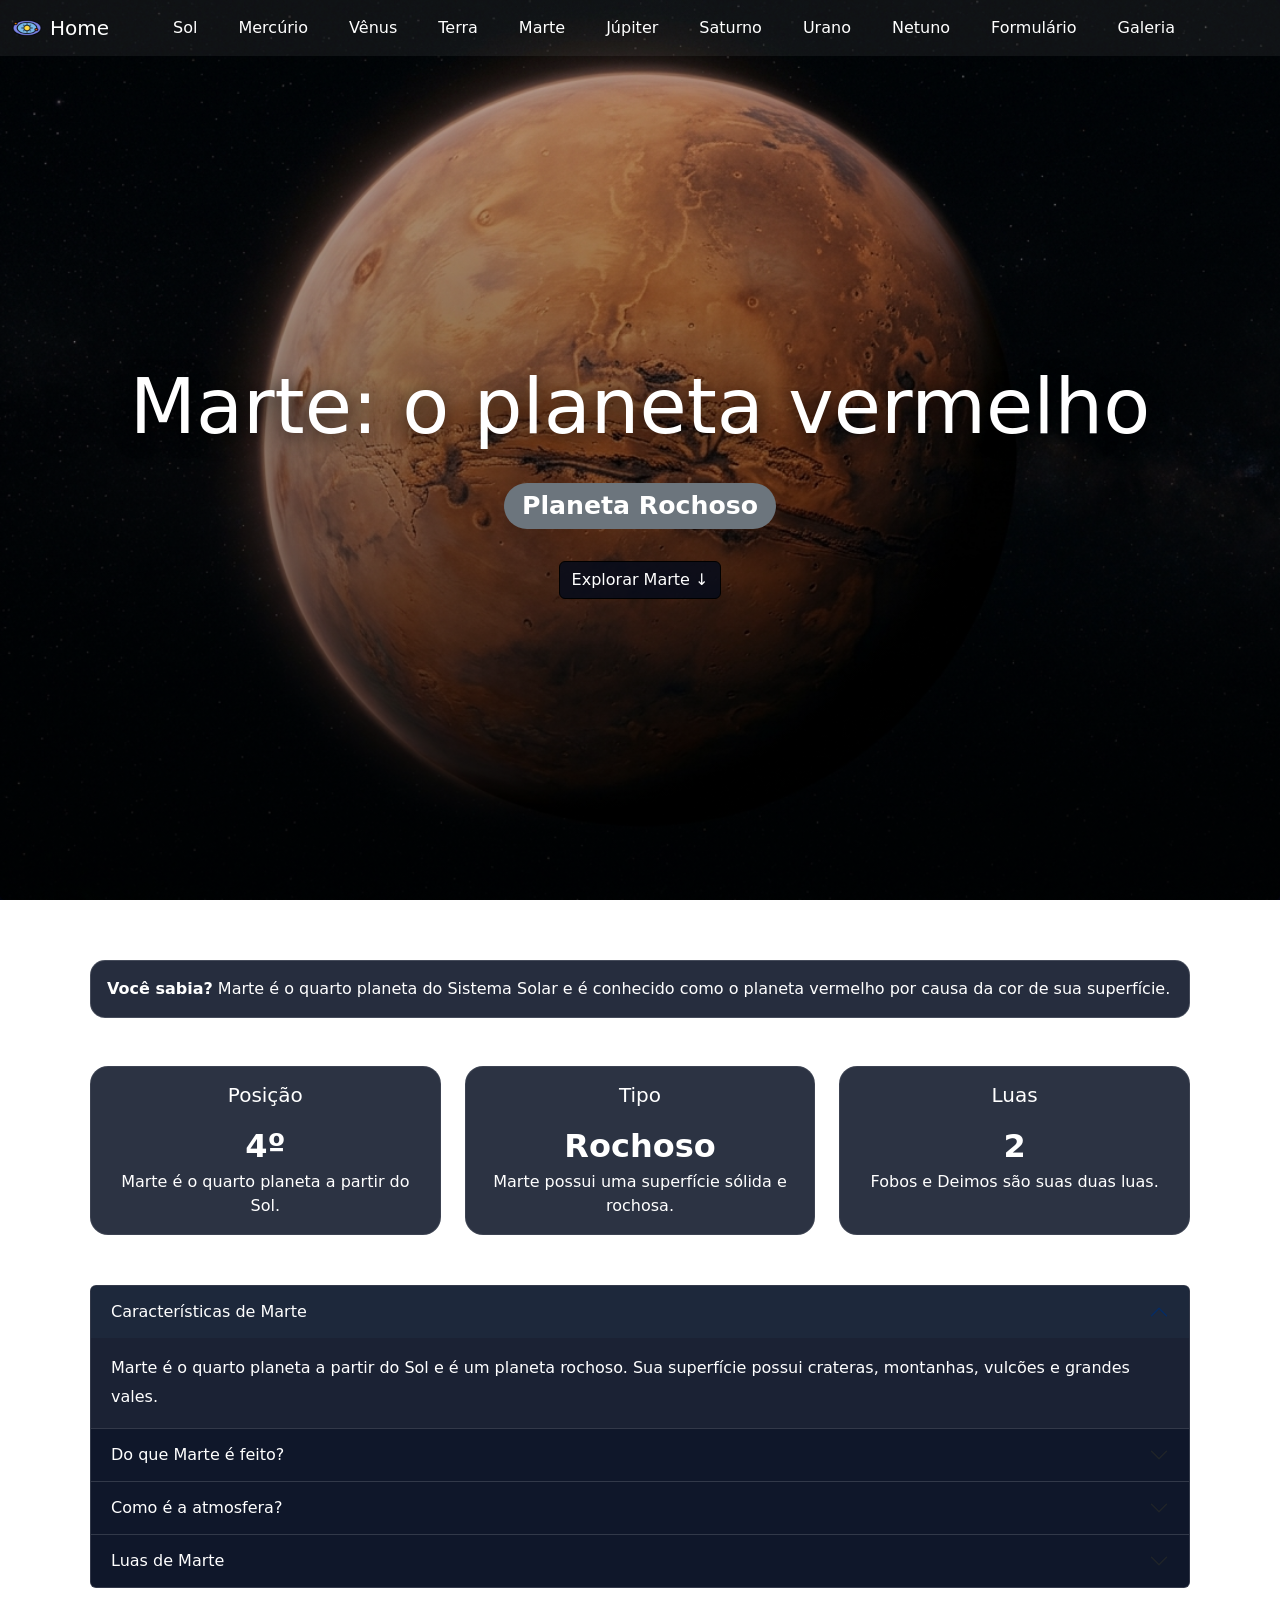
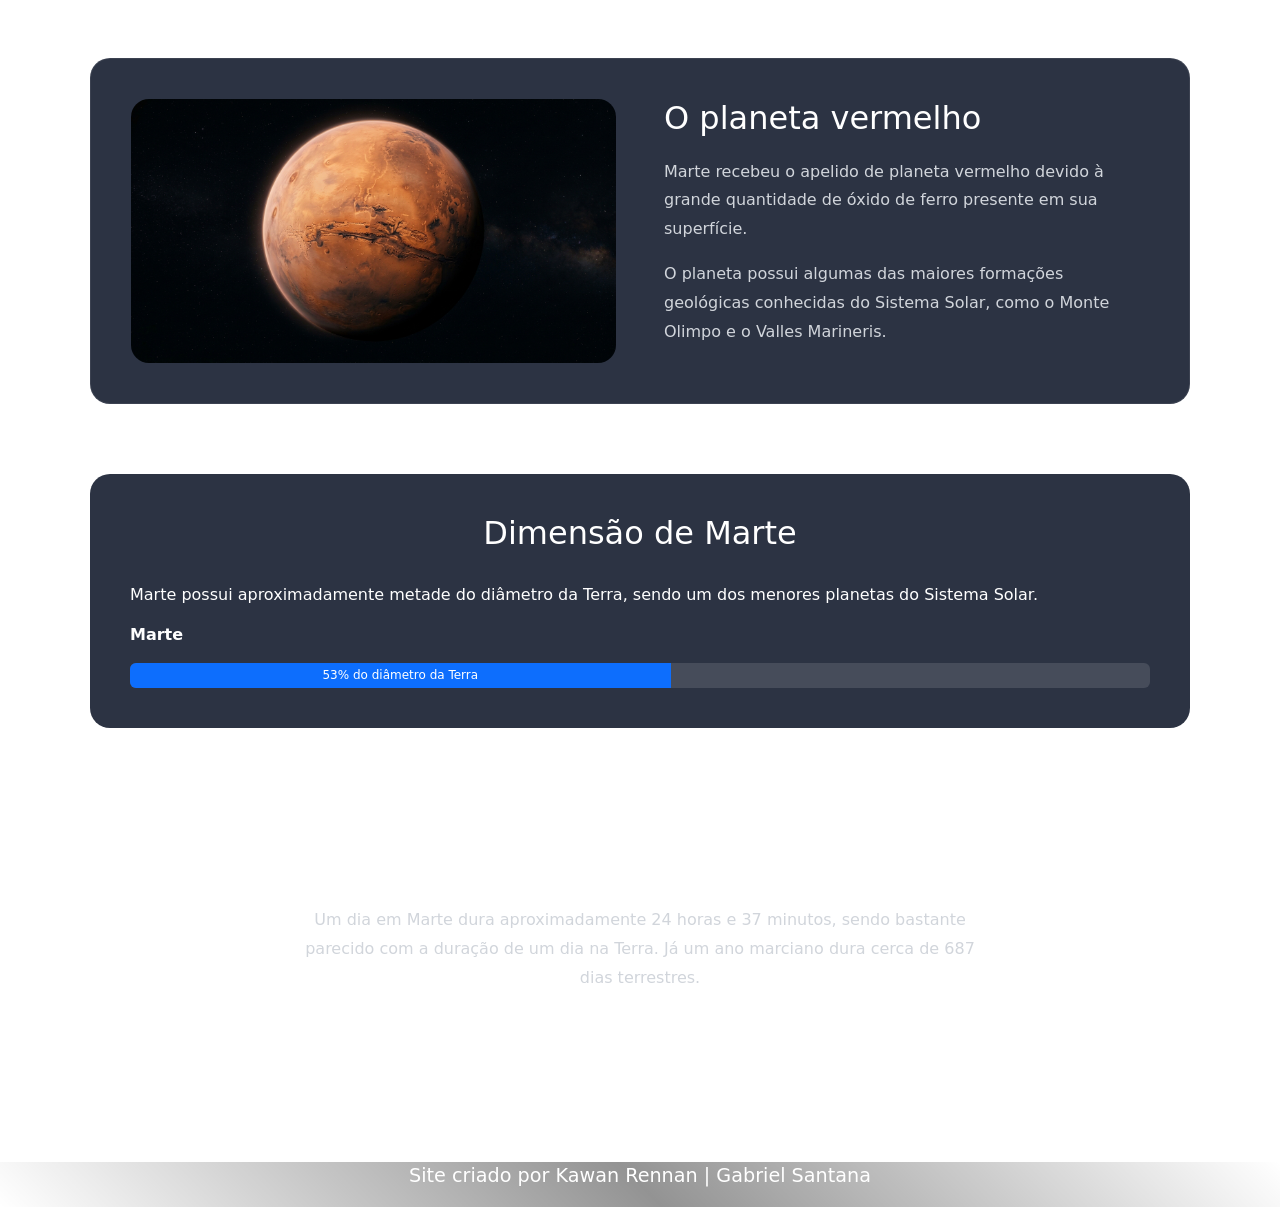
<file: marte.html>
<!DOCTYPE html>
<html lang="pt-br">

<head>
    <meta charset="UTF-8">
    <meta name="viewport" content="width=device-width, initial-scale=1.0">

    <title>Marte</title>

    <link rel="stylesheet" href="css/bootstrap.min.css">
    <link rel="stylesheet" href="css/index.css">
    <link rel="shortcut icon" href="img/icons8-solar-system-64 (1).png" type="image/x-icon">
</head>

<style>

    html {
        scroll-behavior: smooth;
    }

    body {
        color: white;
    }

    /* =========================
       CAPA
       ========================= */

    .imagem {
        min-height: 100vh;

        display: flex;
        flex-direction: column;
        justify-content: center;
        align-items: center;

        text-align: center;

        padding: 120px 20px 60px;

        background:
            linear-gradient(rgba(0, 0, 0, 0.25), rgba(0, 0, 0, 0.65)),
            url("img/FundoDeCadaPagina/fundomarte.jpg")
            center center / cover no-repeat fixed;
    }

    .imagem h1 {
        font-size: clamp(2.5rem, 6vw, 5rem);
        margin-bottom: 20px;
        text-shadow: 0 4px 20px rgba(0, 0, 0, 0.8);
    }

    .imagem h3 {
        margin-top: 10px;
    }

    .imagem .badge {
        padding: 10px 18px;
        border-radius: 30px;
    }


    /* =========================
       CONTEÚDO
       ========================= */

    .conteudo-marte {
        width: 90%;
        max-width: 1100px;
        margin: 60px auto;
    }


    /* =========================
       ALERT
       ========================= */

    .alert-marte {
        background-color: rgba(15, 23, 42, 0.9);
        color: white;

        border: 1px solid rgba(255, 255, 255, 0.15);

        border-radius: 15px;
    }


    /* =========================
       CARDS DE INFORMAÇÃO
       ========================= */

    .info-card {
        height: 100%;

        background-color: rgba(15, 23, 42, 0.88);
        color: white;

        border: 1px solid rgba(255, 255, 255, 0.08);

        border-radius: 18px;

        transition: 0.3s ease;
    }

    .info-card:hover {
        transform: translateY(-6px);
    }

    .info-card .card-body {
        text-align: center;
    }

    .info-card h5 {
        margin-bottom: 15px;
    }

    .info-numero {
        font-size: 2rem;
        font-weight: bold;
    }


    /* =========================
       ACCORDION
       ========================= */

    .accordion {
        margin-top: 50px;
    }

    .accordion-item {
        background-color: rgba(15, 23, 42, 0.95);
        color: white;

        border-color: rgba(255, 255, 255, 0.1);
    }

    .accordion-button {
        background-color: rgba(15, 23, 42, 0.95);
        color: white;
    }

    .accordion-button:not(.collapsed) {
        background-color: rgba(30, 41, 59, 0.95);
        color: white;

        box-shadow: none;
    }

    .accordion-button:focus {
        box-shadow: none;
    }

    .accordion-body {
        line-height: 1.8;
    }


    /* =========================
       MARTE
       ========================= */

    .marte {
        margin-top: 70px;

        padding: 40px;

        background-color: rgba(15, 23, 42, 0.88);

        border-radius: 20px;

        border: 1px solid rgba(255, 255, 255, 0.08);
    }

    .marte img {
        width: 100%;
        max-width: 500px;

        border-radius: 18px;

        display: block;
        margin: 0 auto;
    }

    .marte h2 {
        margin-bottom: 20px;
    }

    .marte p {
        color: #d1d5db;
        line-height: 1.8;
    }


    /* =========================
       PROGRESS BAR
       ========================= */

    .comparacao {
        margin-top: 70px;

        padding: 40px;

        background-color: rgba(15, 23, 42, 0.88);

        border-radius: 20px;
    }

    .comparacao h2 {
        margin-bottom: 30px;
        text-align: center;
    }

    .progress {
        height: 25px;

        background-color: rgba(255, 255, 255, 0.12);
    }


    /* =========================
       CURIOSIDADE
       ========================= */

    .curiosidade {
        margin-top: 70px;

        text-align: center;

        padding: 50px 20px;
    }

    .curiosidade p {
        color: #d1d5db;
        max-width: 700px;
        margin: 20px auto;
        line-height: 1.8;
    }


    /* =========================
       RESPONSIVIDADE
       ========================= */

    @media (max-width: 768px) {

        .imagem {
            background-attachment: scroll;
        }

        .marte,
        .comparacao {
            padding: 25px;
        }

    }

</style>

<body>

          <header>

        <nav class="navbar navbar-expand-lg">

            <div class="container-fluid">

                <!-- img home -->
                <a class="navbar-brand d-flex align-items-center" href="index.html">
                    <img src="img/icons8-solar-system-72.png" alt="Logo" width="30" height="24"
                        class="d-inline-block me-2">
                    Home
                </a>

                <!-- botão para mobile -->
                <button class="navbar-toggler" type="button" data-bs-toggle="collapse" data-bs-target="#navbarNav"
                    aria-controls="navbarNav" aria-expanded="false" aria-label="Abrir menu">

                    <span class="navbar-toggler-icon"></span>

                </button>

                <!-- links do navbar -->
                <div class="collapse navbar-collapse" id="navbarNav">

                    <ul class="navbar-nav">

                        <li class="nav-item">
                            <a class="nav-link" href="sol.html">Sol</a>
                        </li>

                        <li class="nav-item">
                            <a class="nav-link" href="mercurio.html">Mercúrio</a>
                        </li>

                        <li class="nav-item">
                            <a class="nav-link" href="venus.html">Vênus</a>
                        </li>

                        <li class="nav-item">
                            <a class="nav-link" href="terra.html">Terra</a>
                        </li>

                        <li class="nav-item">
                            <a class="nav-link" href="marte.html">Marte</a>
                        </li>

                        <li class="nav-item">
                            <a class="nav-link" href="jupiter.html">Júpiter</a>
                        </li>

                        <li class="nav-item">
                            <a class="nav-link" href="saturno.html">Saturno</a>
                        </li>

                        <li class="nav-item">
                            <a class="nav-link" href="urano.html">Urano</a>
                        </li>

                        <li class="nav-item">
                            <a class="nav-link" href="netuno.html">Netuno</a>
                        </li>
                         <li class="nav-item">
                            <a class="nav-link" href="forms.html">Formulário</a>
                        </li>
                         <li class="nav-item">
                            <a class="nav-link" href="galeria.html">Galeria</a>
                        </li>

                    </ul>

                </div>

            </div>

        </nav>

    </header>


    <!-- =========================
         CAPA
         ========================= -->

    <section class="imagem">

        <h1>Marte: o planeta vermelho</h1>

        <h3>

            <span
                class="badge text-bg-secondary"
                data-bs-toggle="tooltip"
                data-bs-placement="bottom"
                title="Marte é conhecido como o planeta vermelho por causa da presença de óxido de ferro em sua superfície.">

                Planeta Rochoso

            </span>

        </h3>

        <a href="#informacoes" class="btn btn-primary mt-4">
            Explorar Marte ↓
        </a>

    </section>


    <div class="conteudo-marte" id="informacoes">


        <!-- =========================
             ALERT
             ========================= -->

        <div class="alert alert-marte" role="alert">

            <strong>Você sabia?</strong>

            Marte é o quarto planeta do Sistema Solar e é conhecido
            como o planeta vermelho por causa da cor de sua superfície.

        </div>


        <!-- =========================
             CARDS
             ========================= -->

        <div class="row g-4 mt-4">

            <div class="col-md-4">

                <div class="card info-card">

                    <div class="card-body">

                        <h5 class="card-title">
                            Posição
                        </h5>

                        <div class="info-numero">
                            4º
                        </div>

                        <p class="card-text">
                            Marte é o quarto planeta a partir do Sol.
                        </p>

                    </div>

                </div>

            </div>


            <div class="col-md-4">

                <div class="card info-card">

                    <div class="card-body">

                        <h5 class="card-title">
                            Tipo
                        </h5>

                        <div class="info-numero">
                            Rochoso
                        </div>

                        <p class="card-text">
                            Marte possui uma superfície sólida e rochosa.
                        </p>

                    </div>

                </div>

            </div>


            <div class="col-md-4">

                <div class="card info-card">

                    <div class="card-body">

                        <h5 class="card-title">
                            Luas
                        </h5>

                        <div class="info-numero">
                            2
                        </div>

                        <p class="card-text">
                            Fobos e Deimos são suas duas luas.
                        </p>

                    </div>

                </div>

            </div>

        </div>


        <!-- =========================
             ACCORDION
             ========================= -->

        <div class="accordion" id="accordionMarte">


            <div class="accordion-item">

                <h2 class="accordion-header">

                    <button
                        class="accordion-button"
                        type="button"
                        data-bs-toggle="collapse"
                        data-bs-target="#caracteristicas">

                        Características de Marte

                    </button>

                </h2>

                <div
                    id="caracteristicas"
                    class="accordion-collapse collapse show"
                    data-bs-parent="#accordionMarte">

                    <div class="accordion-body">

                        Marte é o quarto planeta a partir do Sol e é um
                        planeta rochoso. Sua superfície possui crateras,
                        montanhas, vulcões e grandes vales.

                    </div>

                </div>

            </div>


            <div class="accordion-item">

                <h2 class="accordion-header">

                    <button
                        class="accordion-button collapsed"
                        type="button"
                        data-bs-toggle="collapse"
                        data-bs-target="#composicao">

                        Do que Marte é feito?

                    </button>

                </h2>

                <div
                    id="composicao"
                    class="accordion-collapse collapse"
                    data-bs-parent="#accordionMarte">

                    <div class="accordion-body">

                        Marte possui uma composição principalmente rochosa
                        e metálica. Seu solo contém minerais ricos em ferro,
                        que ajudam a dar ao planeta sua aparência avermelhada.

                    </div>

                </div>

            </div>


            <div class="accordion-item">

                <h2 class="accordion-header">

                    <button
                        class="accordion-button collapsed"
                        type="button"
                        data-bs-toggle="collapse"
                        data-bs-target="#atmosfera">

                        Como é a atmosfera?

                    </button>

                </h2>

                <div
                    id="atmosfera"
                    class="accordion-collapse collapse"
                    data-bs-parent="#accordionMarte">

                    <div class="accordion-body">

                        A atmosfera de Marte é muito fina e composta
                        principalmente por dióxido de carbono.
                        Ela também possui pequenas quantidades de
                        nitrogênio e argônio.

                    </div>

                </div>

            </div>


            <div class="accordion-item">

                <h2 class="accordion-header">

                    <button
                        class="accordion-button collapsed"
                        type="button"
                        data-bs-toggle="collapse"
                        data-bs-target="#luas">

                        Luas de Marte

                    </button>

                </h2>

                <div
                    id="luas"
                    class="accordion-collapse collapse"
                    data-bs-parent="#accordionMarte">

                    <div class="accordion-body">

                        Marte possui duas pequenas luas naturais:
                        Fobos e Deimos. Elas possuem formatos irregulares
                        e são bem menores que a Lua da Terra.

                    </div>

                </div>

            </div>


        </div>


        <!-- =========================
             MARTE
             ========================= -->

        <section class="marte">

            <div class="row align-items-center g-5">

                <div class="col-md-6">

                    <img
                        src="img/FundoDeCadaPagina/fundomarte.jpg"
                        alt="Marte">

                </div>


                <div class="col-md-6">

                    <h2>O planeta vermelho</h2>

                    <p>
                        Marte recebeu o apelido de planeta vermelho
                        devido à grande quantidade de óxido de ferro
                        presente em sua superfície.
                    </p>

                    <p>
                        O planeta possui algumas das maiores formações
                        geológicas conhecidas do Sistema Solar, como o
                        Monte Olimpo e o Valles Marineris.
                    </p>

                </div>

            </div>

        </section>


        <!-- =========================
             PROGRESS BAR
             ========================= -->

        <section class="comparacao">

            <h2>Dimensão de Marte</h2>

            <p>
                Marte possui aproximadamente metade do diâmetro da Terra,
                sendo um dos menores planetas do Sistema Solar.
            </p>

            <div class="mb-3">
                <strong>Marte</strong>
            </div>

            <div class="progress">

                <div
                    class="progress-bar"
                    role="progressbar"
                    style="width: 53%;"
                    aria-valuenow="53"
                    aria-valuemin="0"
                    aria-valuemax="100">

                    53% do diâmetro da Terra

                </div>

            </div>

        </section>


        <!-- =========================
             CURIOSIDADE
             ========================= -->

        <section class="curiosidade">

            <h2>Curiosidade sobre Marte</h2>

            <p>
                Um dia em Marte dura aproximadamente 24 horas e 37 minutos,
                sendo bastante parecido com a duração de um dia na Terra.
                Já um ano marciano dura cerca de 687 dias terrestres.
            </p>

        </section>

    </div>


    <!-- =========================
         FOOTER
         ========================= -->

    <footer>

        <p>

            Site criado por

            <a
                href="https://github.com/kawandev22"
                target="_blank">

                Kawan Rennan

            </a>

            |

            <a
                href="https://github.com/bielsanatana-dias"
                target="_blank">

                Gabriel Santana

            </a>

        </p>

    </footer>


    <script src="js/bootstrap.bundle.min.js"></script>


    <!-- TOOLTIP -->

    <script>

        const tooltipTriggerList =
            document.querySelectorAll('[data-bs-toggle="tooltip"]');

        [...tooltipTriggerList].map(
            tooltipTriggerEl =>
                new bootstrap.Tooltip(tooltipTriggerEl)
        );

    </script>

</body>

</html>
</file>
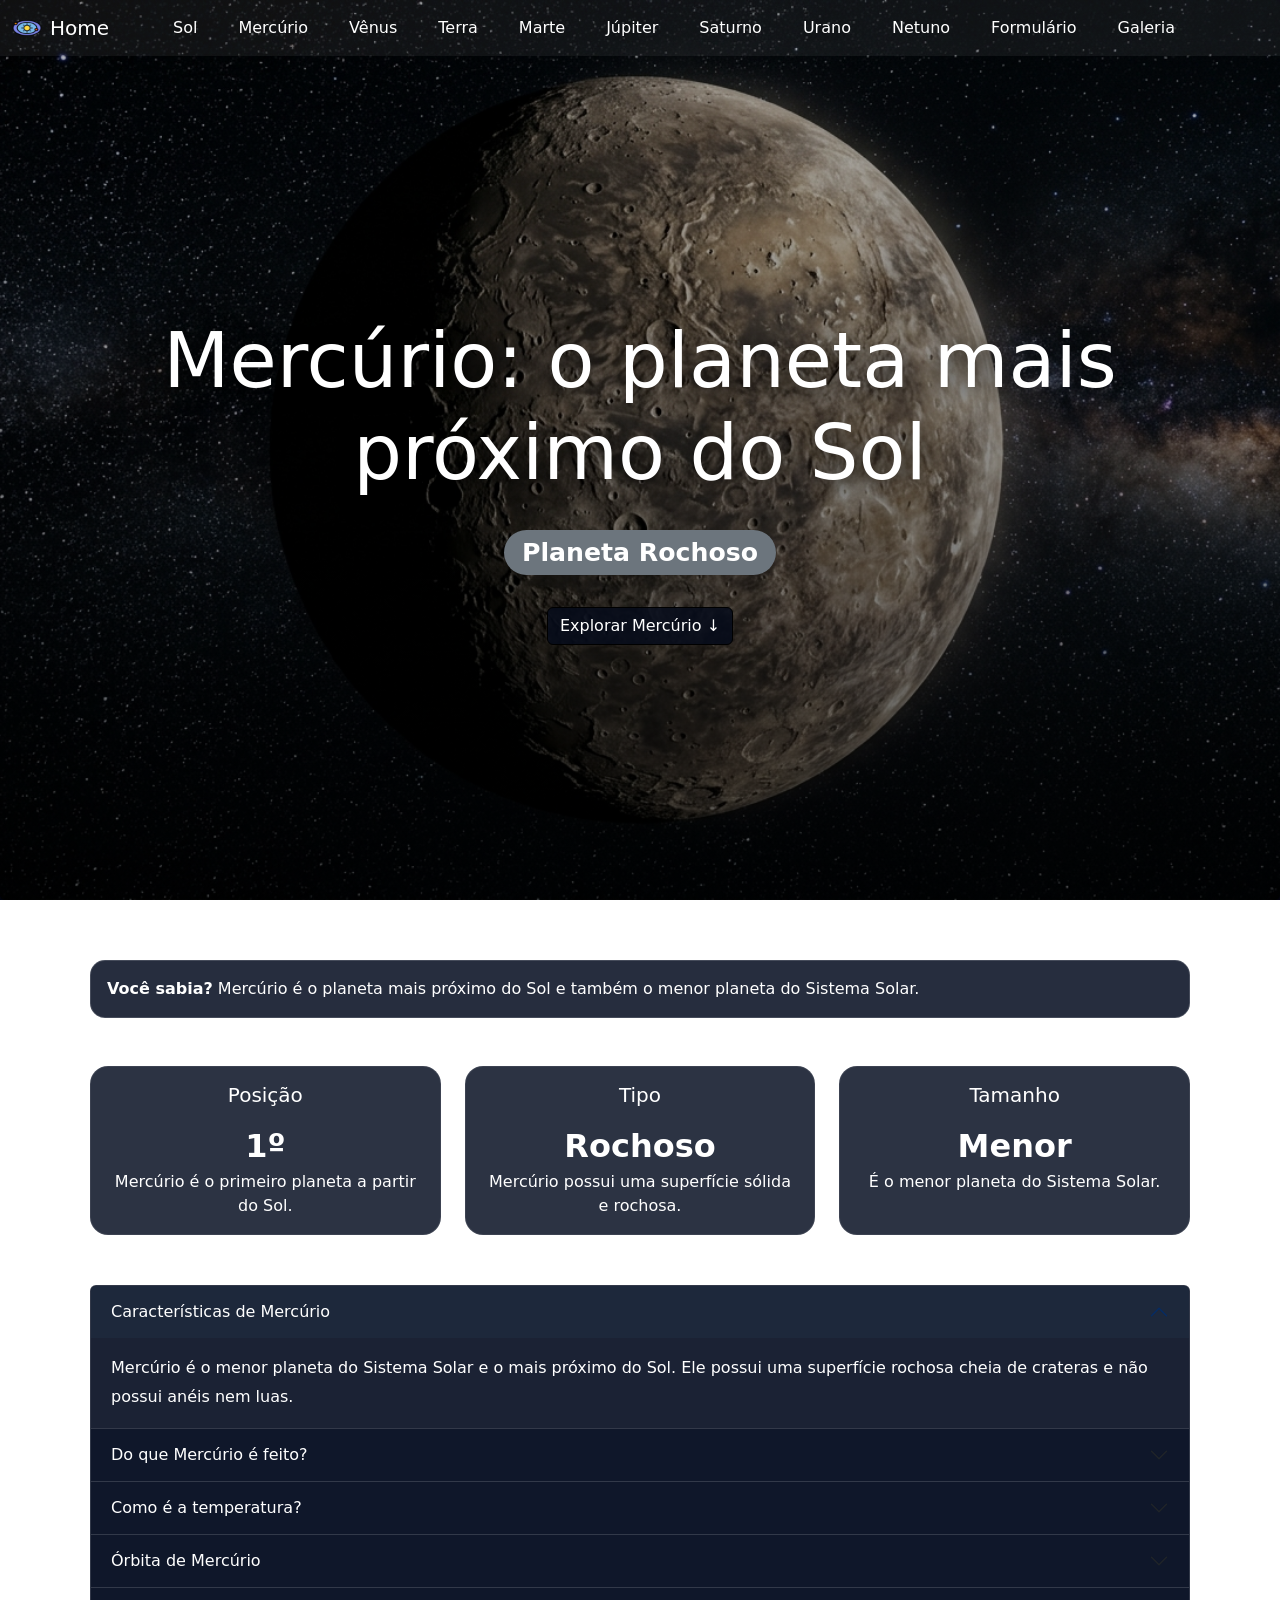
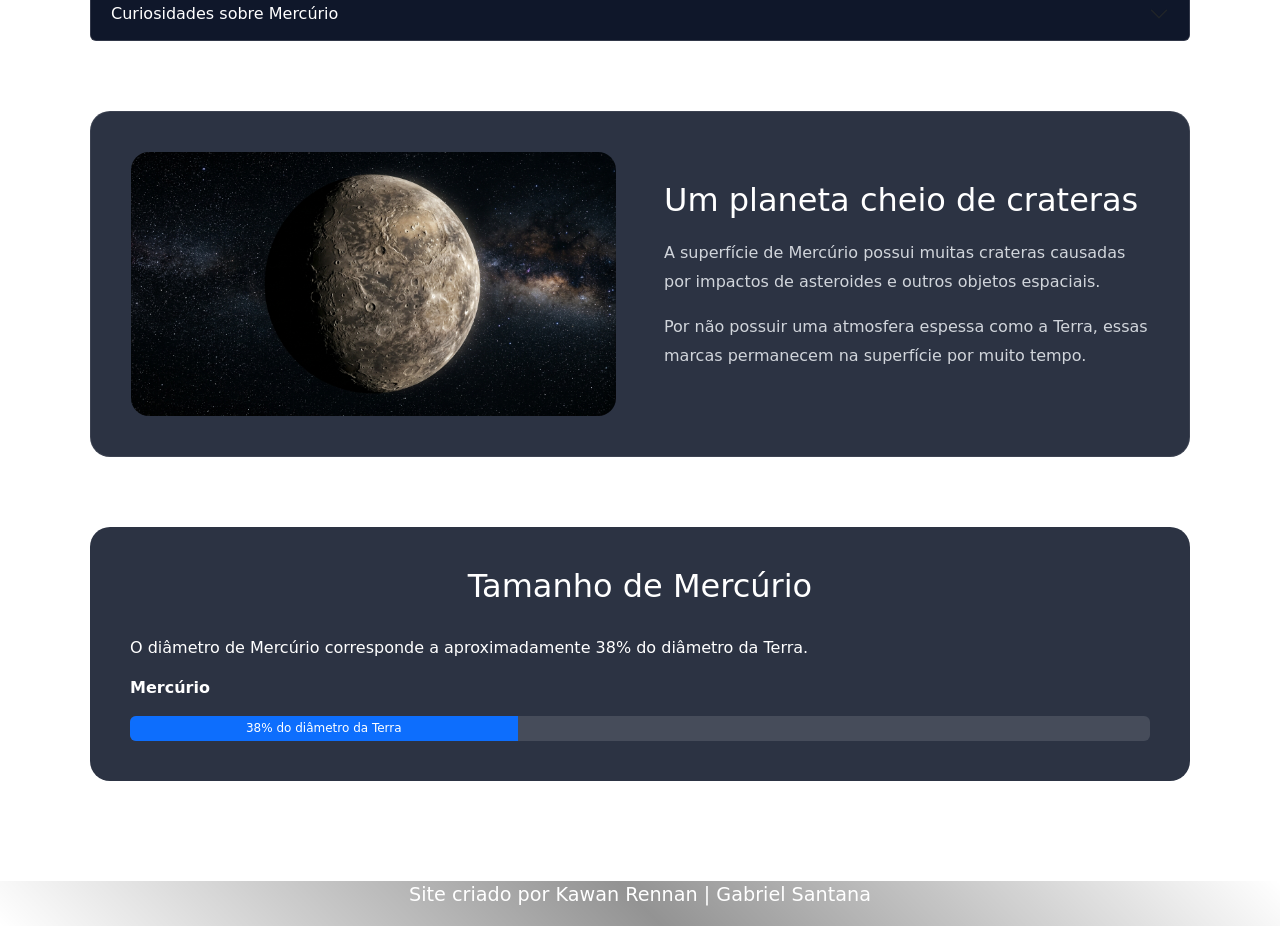
<file: mercurio.html>
<!DOCTYPE html>
<html lang="pt-br">

<head>
    <meta charset="UTF-8">
    <meta name="viewport" content="width=device-width, initial-scale=1.0">

    <title>Mercúrio</title>

    <link rel="stylesheet" href="css/bootstrap.min.css">
    <link rel="stylesheet" href="css/index.css">
    <link rel="shortcut icon" href="img/icons8-solar-system-64 (1).png" type="image/x-icon">
</head>

<style>

    html {
        scroll-behavior: smooth;
    }

    body {
        color: white;
    }


    /* =========================
       CAPA
       ========================= */

    .imagem {
        min-height: 100vh;

        display: flex;
        flex-direction: column;
        justify-content: center;
        align-items: center;

        text-align: center;

        padding: 120px 20px 60px;

        background:
            linear-gradient(rgba(0, 0, 0, 0.25), rgba(0, 0, 0, 0.65)),
            url("img/FundoDeCadaPagina/fundomercurio.jpg")
            center center / cover no-repeat fixed;
    }

    .imagem h1 {
        font-size: clamp(2.5rem, 6vw, 5rem);
        margin-bottom: 20px;
        text-shadow: 0 4px 20px rgba(0, 0, 0, 0.8);
    }

    .imagem h3 {
        margin-top: 10px;
    }

    .imagem .badge {
        padding: 10px 18px;
        border-radius: 30px;
    }


    /* =========================
       CONTEÚDO
       ========================= */

    .conteudo-mercurio {
        width: 90%;
        max-width: 1100px;
        margin: 60px auto;
    }


    /* =========================
       ALERT
       ========================= */

    .alert-mercurio {
        background-color: rgba(15, 23, 42, 0.9);
        color: white;

        border: 1px solid rgba(255, 255, 255, 0.15);

        border-radius: 15px;
    }


    /* =========================
       CARDS DE INFORMAÇÃO
       ========================= */

    .info-card {
        height: 100%;

        background-color: rgba(15, 23, 42, 0.88);
        color: white;

        border: 1px solid rgba(255, 255, 255, 0.08);

        border-radius: 18px;

        transition: 0.3s ease;
    }

    .info-card:hover {
        transform: translateY(-6px);
    }

    .info-card .card-body {
        text-align: center;
    }

    .info-card h5 {
        margin-bottom: 15px;
    }

    .info-numero {
        font-size: 2rem;
        font-weight: bold;
    }


    /* =========================
       ACCORDION
       ========================= */

    .accordion {
        margin-top: 50px;
    }

    .accordion-item {
        background-color: rgba(15, 23, 42, 0.95);
        color: white;

        border-color: rgba(255, 255, 255, 0.1);
    }

    .accordion-button {
        background-color: rgba(15, 23, 42, 0.95);
        color: white;
    }

    .accordion-button:not(.collapsed) {
        background-color: rgba(30, 41, 59, 0.95);
        color: white;

        box-shadow: none;
    }

    .accordion-button:focus {
        box-shadow: none;
    }

    .accordion-body {
        line-height: 1.8;
    }


    /* =========================
       MERCÚRIO
       ========================= */

    .mercurio {
        margin-top: 70px;

        padding: 40px;

        background-color: rgba(15, 23, 42, 0.88);

        border-radius: 20px;

        border: 1px solid rgba(255, 255, 255, 0.08);
    }

    .mercurio img {
        width: 100%;
        max-width: 500px;

        border-radius: 18px;

        display: block;
        margin: 0 auto;
    }

    .mercurio h2 {
        margin-bottom: 20px;
    }

    .mercurio p {
        color: #d1d5db;
        line-height: 1.8;
    }


    /* =========================
       PROGRESS BAR
       ========================= */

    .comparacao {
        margin-top: 70px;

        padding: 40px;

        background-color: rgba(15, 23, 42, 0.88);

        border-radius: 20px;
    }

    .comparacao h2 {
        margin-bottom: 30px;
        text-align: center;
    }

    .progress {
        height: 25px;

        background-color: rgba(255, 255, 255, 0.12);
    }


    /* =========================
       CURIOSIDADE
       ========================= */

    .curiosidade {
        margin-top: 70px;

        text-align: center;

        padding: 50px 20px;
    }

    .curiosidade p {
        color: #d1d5db;
        max-width: 700px;
        margin: 20px auto;
        line-height: 1.8;
    }


    /* =========================
       RESPONSIVIDADE
       ========================= */

    @media (max-width: 768px) {

        .imagem {
            background-attachment: scroll;
        }

        .mercurio,
        .comparacao {
            padding: 25px;
        }

    }

</style>


<body>


           <header>

        <nav class="navbar navbar-expand-lg">

            <div class="container-fluid">

                <!-- img home -->
                <a class="navbar-brand d-flex align-items-center" href="index.html">
                    <img src="img/icons8-solar-system-72.png" alt="Logo" width="30" height="24"
                        class="d-inline-block me-2">
                    Home
                </a>

                <!-- botão para mobile -->
                <button class="navbar-toggler" type="button" data-bs-toggle="collapse" data-bs-target="#navbarNav"
                    aria-controls="navbarNav" aria-expanded="false" aria-label="Abrir menu">

                    <span class="navbar-toggler-icon"></span>

                </button>

                <!-- links do navbar -->
                <div class="collapse navbar-collapse" id="navbarNav">

                    <ul class="navbar-nav">

                        <li class="nav-item">
                            <a class="nav-link" href="sol.html">Sol</a>
                        </li>

                        <li class="nav-item">
                            <a class="nav-link" href="mercurio.html">Mercúrio</a>
                        </li>

                        <li class="nav-item">
                            <a class="nav-link" href="venus.html">Vênus</a>
                        </li>

                        <li class="nav-item">
                            <a class="nav-link" href="terra.html">Terra</a>
                        </li>

                        <li class="nav-item">
                            <a class="nav-link" href="marte.html">Marte</a>
                        </li>

                        <li class="nav-item">
                            <a class="nav-link" href="jupiter.html">Júpiter</a>
                        </li>

                        <li class="nav-item">
                            <a class="nav-link" href="saturno.html">Saturno</a>
                        </li>

                        <li class="nav-item">
                            <a class="nav-link" href="urano.html">Urano</a>
                        </li>

                        <li class="nav-item">
                            <a class="nav-link" href="netuno.html">Netuno</a>
                        </li>
                         <li class="nav-item">
                            <a class="nav-link" href="forms.html">Formulário</a>
                        </li>
                         <li class="nav-item">
                            <a class="nav-link" href="galeria.html">Galeria</a>
                        </li>

                    </ul>

                </div>

            </div>

        </nav>

    </header>



    <!-- =========================
         CAPA
         ========================= -->

    <section class="imagem">

        <h1>
            Mercúrio: o planeta mais próximo do Sol
        </h1>

        <h3>

            <span
                class="badge text-bg-secondary"
                data-bs-toggle="tooltip"
                data-bs-placement="bottom"
                title="Mercúrio é classificado como um planeta rochoso.">

                Planeta Rochoso

            </span>

        </h3>


        <a href="#informacoes" class="btn btn-primary mt-4">

            Explorar Mercúrio ↓

        </a>

    </section>



    <div class="conteudo-mercurio" id="informacoes">


        <!-- =========================
             ALERT
             ========================= -->

        <div class="alert alert-mercurio" role="alert">

            <strong>Você sabia?</strong>

            Mercúrio é o planeta mais próximo do Sol e também o menor
            planeta do Sistema Solar.

        </div>



        <!-- =========================
             CARDS
             ========================= -->

        <div class="row g-4 mt-4">


            <div class="col-md-4">

                <div class="card info-card">

                    <div class="card-body">

                        <h5 class="card-title">
                            Posição
                        </h5>

                        <div class="info-numero">
                            1º
                        </div>

                        <p class="card-text">
                            Mercúrio é o primeiro planeta a partir do Sol.
                        </p>

                    </div>

                </div>

            </div>



            <div class="col-md-4">

                <div class="card info-card">

                    <div class="card-body">

                        <h5 class="card-title">
                            Tipo
                        </h5>

                        <div class="info-numero">
                            Rochoso
                        </div>

                        <p class="card-text">
                            Mercúrio possui uma superfície sólida e rochosa.
                        </p>

                    </div>

                </div>

            </div>



            <div class="col-md-4">

                <div class="card info-card">

                    <div class="card-body">

                        <h5 class="card-title">
                            Tamanho
                        </h5>

                        <div class="info-numero">
                            Menor
                        </div>

                        <p class="card-text">
                            É o menor planeta do Sistema Solar.
                        </p>

                    </div>

                </div>

            </div>

        </div>



        <!-- =========================
             ACCORDION
             ========================= -->

        <div class="accordion" id="accordionMercurio">


            <div class="accordion-item">

                <h2 class="accordion-header">

                    <button
                        class="accordion-button"
                        type="button"
                        data-bs-toggle="collapse"
                        data-bs-target="#caracteristicas">

                        Características de Mercúrio

                    </button>

                </h2>

                <div
                    id="caracteristicas"
                    class="accordion-collapse collapse show"
                    data-bs-parent="#accordionMercurio">

                    <div class="accordion-body">

                        Mercúrio é o menor planeta do Sistema Solar e o
                        mais próximo do Sol. Ele possui uma superfície
                        rochosa cheia de crateras e não possui anéis nem luas.

                    </div>

                </div>

            </div>



            <div class="accordion-item">

                <h2 class="accordion-header">

                    <button
                        class="accordion-button collapsed"
                        type="button"
                        data-bs-toggle="collapse"
                        data-bs-target="#composicao">

                        Do que Mercúrio é feito?

                    </button>

                </h2>

                <div
                    id="composicao"
                    class="accordion-collapse collapse"
                    data-bs-parent="#accordionMercurio">

                    <div class="accordion-body">

                        Mercúrio é um planeta rochoso formado por minerais
                        e metais. Seu núcleo metálico é muito grande em
                        comparação com o tamanho total do planeta.

                    </div>

                </div>

            </div>



            <div class="accordion-item">

                <h2 class="accordion-header">

                    <button
                        class="accordion-button collapsed"
                        type="button"
                        data-bs-toggle="collapse"
                        data-bs-target="#temperatura">

                        Como é a temperatura?

                    </button>

                </h2>

                <div
                    id="temperatura"
                    class="accordion-collapse collapse"
                    data-bs-parent="#accordionMercurio">

                    <div class="accordion-body">

                        Mercúrio possui temperaturas muito extremas.
                        Durante o dia, sua superfície pode chegar a
                        aproximadamente 430 °C. Durante a noite, a
                        temperatura pode cair para cerca de -180 °C.

                    </div>

                </div>

            </div>



            <div class="accordion-item">

                <h2 class="accordion-header">

                    <button
                        class="accordion-button collapsed"
                        type="button"
                        data-bs-toggle="collapse"
                        data-bs-target="#orbita">

                        Órbita de Mercúrio

                    </button>

                </h2>

                <div
                    id="orbita"
                    class="accordion-collapse collapse"
                    data-bs-parent="#accordionMercurio">

                    <div class="accordion-body">

                        Mercúrio leva aproximadamente 88 dias terrestres
                        para completar uma volta ao redor do Sol. Por isso,
                        seu ano é muito mais curto que o da Terra.

                    </div>

                </div>

            </div>



            <div class="accordion-item">

                <h2 class="accordion-header">

                    <button
                        class="accordion-button collapsed"
                        type="button"
                        data-bs-toggle="collapse"
                        data-bs-target="#curiosidades">

                        Curiosidades sobre Mercúrio

                    </button>

                </h2>

                <div
                    id="curiosidades"
                    class="accordion-collapse collapse"
                    data-bs-parent="#accordionMercurio">

                    <div class="accordion-body">

                        Mercúrio é o planeta que se move mais rapidamente
                        ao redor do Sol. Ele viaja a uma velocidade média
                        de aproximadamente 47 km/s.

                    </div>

                </div>

            </div>


        </div>



        <!-- =========================
             MERCÚRIO
             ========================= -->

        <section class="mercurio">

            <div class="row align-items-center g-5">


                <div class="col-md-6">

                    <img
                        src="img/FundoDeCadaPagina/fundomercurio.jpg"
                        alt="Mercúrio">

                </div>


                <div class="col-md-6">

                    <h2>
                        Um planeta cheio de crateras
                    </h2>

                    <p>

                        A superfície de Mercúrio possui muitas crateras
                        causadas por impactos de asteroides e outros
                        objetos espaciais.

                    </p>

                    <p>

                        Por não possuir uma atmosfera espessa como a Terra,
                        essas marcas permanecem na superfície por muito
                        tempo.

                    </p>

                </div>

            </div>

        </section>



        <!-- =========================
             PROGRESS BAR
             ========================= -->

        <section class="comparacao">

            <h2>
                Tamanho de Mercúrio
            </h2>

            <p>

                O diâmetro de Mercúrio corresponde a aproximadamente
                38% do diâmetro da Terra.

            </p>


            <div class="mb-3">

                <strong>
                    Mercúrio
                </strong>

            </div>


            <div class="progress">

                <div
                    class="progress-bar"
                    role="progressbar"
                    style="width: 38%;"
                    aria-valuenow="38"
                    aria-valuemin="0"
                    aria-valuemax="100">

                    38% do diâmetro da Terra

                </div>

            </div>

        </section>


    </div>



    <!-- =========================
         FOOTER
         ========================= -->

    <footer>

        <p>

            Site criado por

            <a
                href="https://github.com/kawandev22"
                target="_blank">

                Kawan Rennan

            </a>

            |

            <a
                href="https://github.com/bielsanatana-dias"
                target="_blank">

                Gabriel Santana

            </a>

        </p>

    </footer>



    <script src="js/bootstrap.bundle.min.js"></script>



    <!-- TOOLTIP -->

    <script>

        const tooltipTriggerList =
            document.querySelectorAll('[data-bs-toggle="tooltip"]');

        [...tooltipTriggerList].map(
            tooltipTriggerEl =>
                new bootstrap.Tooltip(tooltipTriggerEl)
        );

    </script>


</body>

</html>
</file>
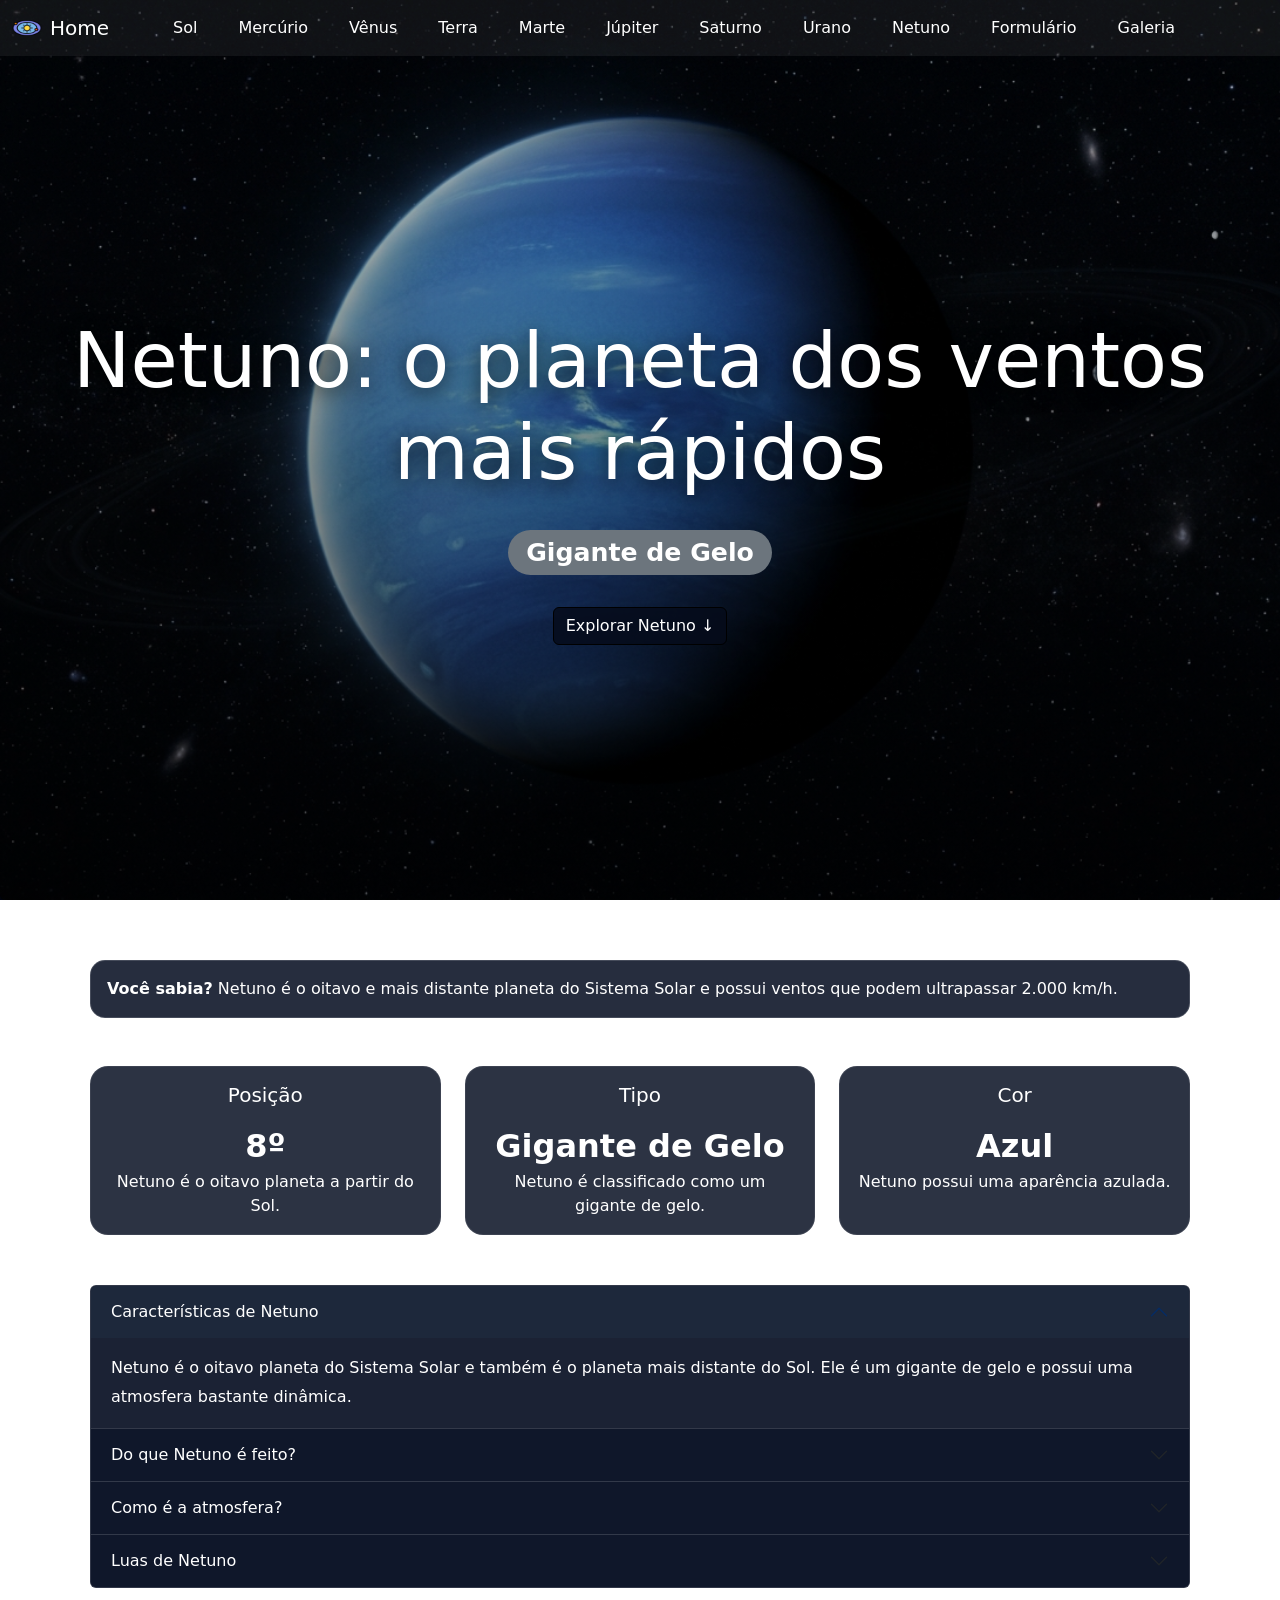
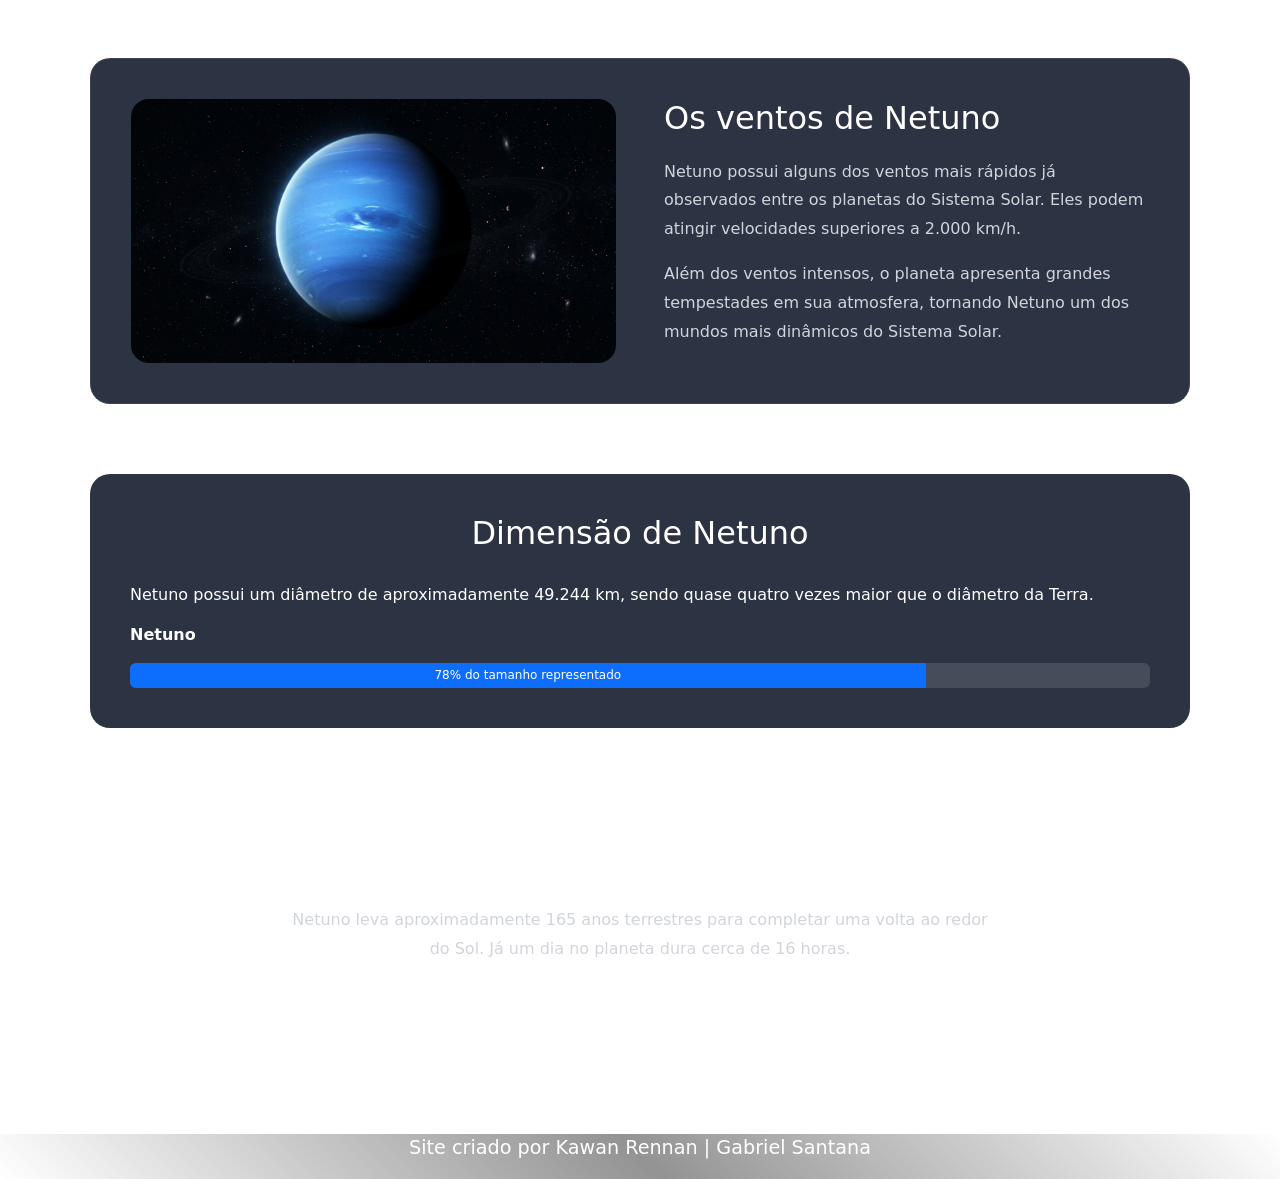
<file: netuno.html>
<!DOCTYPE html>
<html lang="pt-br">

<head>
    <meta charset="UTF-8">
    <meta name="viewport" content="width=device-width, initial-scale=1.0">

    <title>Netuno</title>

    <link rel="stylesheet" href="css/bootstrap.min.css">
    <link rel="stylesheet" href="css/index.css">
    <link rel="shortcut icon" href="img/icons8-solar-system-64 (1).png" type="image/x-icon">
</head>

<style>

    html {
        scroll-behavior: smooth;
    }

    body {
        color: white;
    }

    /* =========================
       CAPA
       ========================= */

    .imagem {
        min-height: 100vh;

        display: flex;
        flex-direction: column;
        justify-content: center;
        align-items: center;

        text-align: center;

        padding: 120px 20px 60px;

        background:
            linear-gradient(rgba(0, 0, 0, 0.25), rgba(0, 0, 0, 0.65)),
            url("img/FundoDeCadaPagina/fundonetuno.jpg")
            center center / cover no-repeat fixed;
    }

    .imagem h1 {
        font-size: clamp(2.5rem, 6vw, 5rem);
        margin-bottom: 20px;
        text-shadow: 0 4px 20px rgba(0, 0, 0, 0.8);
    }

    .imagem h3 {
        margin-top: 10px;
    }

    .imagem .badge {
        padding: 10px 18px;
        border-radius: 30px;
    }


    /* =========================
       CONTEÚDO
       ========================= */

    .conteudo-netuno {
        width: 90%;
        max-width: 1100px;
        margin: 60px auto;
    }


    /* =========================
       ALERT
       ========================= */

    .alert-netuno {
        background-color: rgba(15, 23, 42, 0.9);
        color: white;

        border: 1px solid rgba(255, 255, 255, 0.15);

        border-radius: 15px;
    }


    /* =========================
       CARDS DE INFORMAÇÃO
       ========================= */

    .info-card {
        height: 100%;

        background-color: rgba(15, 23, 42, 0.88);
        color: white;

        border: 1px solid rgba(255, 255, 255, 0.08);

        border-radius: 18px;

        transition: 0.3s ease;
    }

    .info-card:hover {
        transform: translateY(-6px);
    }

    .info-card .card-body {
        text-align: center;
    }

    .info-card h5 {
        margin-bottom: 15px;
    }

    .info-numero {
        font-size: 2rem;
        font-weight: bold;
    }


    /* =========================
       ACCORDION
       ========================= */

    .accordion {
        margin-top: 50px;
    }

    .accordion-item {
        background-color: rgba(15, 23, 42, 0.95);
        color: white;

        border-color: rgba(255, 255, 255, 0.1);
    }

    .accordion-button {
        background-color: rgba(15, 23, 42, 0.95);
        color: white;
    }

    .accordion-button:not(.collapsed) {
        background-color: rgba(30, 41, 59, 0.95);
        color: white;

        box-shadow: none;
    }

    .accordion-button:focus {
        box-shadow: none;
    }

    .accordion-body {
        line-height: 1.8;
    }


    /* =========================
       NETUNO
       ========================= */

    .netuno {
        margin-top: 70px;

        padding: 40px;

        background-color: rgba(15, 23, 42, 0.88);

        border-radius: 20px;

        border: 1px solid rgba(255, 255, 255, 0.08);
    }

    .netuno img {
        width: 100%;
        max-width: 500px;

        border-radius: 18px;

        display: block;
        margin: 0 auto;
    }

    .netuno h2 {
        margin-bottom: 20px;
    }

    .netuno p {
        color: #d1d5db;
        line-height: 1.8;
    }


    /* =========================
       PROGRESS BAR
       ========================= */

    .comparacao {
        margin-top: 70px;

        padding: 40px;

        background-color: rgba(15, 23, 42, 0.88);

        border-radius: 20px;
    }

    .comparacao h2 {
        margin-bottom: 30px;
        text-align: center;
    }

    .progress {
        height: 25px;

        background-color: rgba(255, 255, 255, 0.12);
    }


    /* =========================
       CURIOSIDADE
       ========================= */

    .curiosidade {
        margin-top: 70px;

        text-align: center;

        padding: 50px 20px;
    }

    .curiosidade p {
        color: #d1d5db;
        max-width: 700px;
        margin: 20px auto;
        line-height: 1.8;
    }


    /* =========================
       RESPONSIVIDADE
       ========================= */

    @media (max-width: 768px) {

        .imagem {
            background-attachment: scroll;
        }

        .netuno,
        .comparacao {
            padding: 25px;
        }

    }

</style>

<body>

            <header>

        <nav class="navbar navbar-expand-lg">

            <div class="container-fluid">

                <!-- img home -->
                <a class="navbar-brand d-flex align-items-center" href="index.html">
                    <img src="img/icons8-solar-system-72.png" alt="Logo" width="30" height="24"
                        class="d-inline-block me-2">
                    Home
                </a>

                <!-- botão para mobile -->
                <button class="navbar-toggler" type="button" data-bs-toggle="collapse" data-bs-target="#navbarNav"
                    aria-controls="navbarNav" aria-expanded="false" aria-label="Abrir menu">

                    <span class="navbar-toggler-icon"></span>

                </button>

                <!-- links do navbar -->
                <div class="collapse navbar-collapse" id="navbarNav">

                    <ul class="navbar-nav">

                        <li class="nav-item">
                            <a class="nav-link" href="sol.html">Sol</a>
                        </li>

                        <li class="nav-item">
                            <a class="nav-link" href="mercurio.html">Mercúrio</a>
                        </li>

                        <li class="nav-item">
                            <a class="nav-link" href="venus.html">Vênus</a>
                        </li>

                        <li class="nav-item">
                            <a class="nav-link" href="terra.html">Terra</a>
                        </li>

                        <li class="nav-item">
                            <a class="nav-link" href="marte.html">Marte</a>
                        </li>

                        <li class="nav-item">
                            <a class="nav-link" href="jupiter.html">Júpiter</a>
                        </li>

                        <li class="nav-item">
                            <a class="nav-link" href="saturno.html">Saturno</a>
                        </li>

                        <li class="nav-item">
                            <a class="nav-link" href="urano.html">Urano</a>
                        </li>

                        <li class="nav-item">
                            <a class="nav-link" href="netuno.html">Netuno</a>
                        </li>
                         <li class="nav-item">
                            <a class="nav-link" href="forms.html">Formulário</a>
                        </li>
                         <li class="nav-item">
                            <a class="nav-link" href="galeria.html">Galeria</a>
                        </li>

                    </ul>

                </div>

            </div>

        </nav>

    </header>


    <!-- =========================
         CAPA
         ========================= -->

    <section class="imagem">

        <h1>Netuno: o planeta dos ventos mais rápidos</h1>

        <h3>

            <span
                class="badge text-bg-secondary"
                data-bs-toggle="tooltip"
                data-bs-placement="bottom"
                title="Netuno é classificado como um gigante de gelo.">

                Gigante de Gelo

            </span>

        </h3>

        <a href="#informacoes" class="btn btn-primary mt-4">
            Explorar Netuno ↓
        </a>

    </section>


    <div class="conteudo-netuno" id="informacoes">


        <!-- =========================
             ALERT
             ========================= -->

        <div class="alert alert-netuno" role="alert">

            <strong>Você sabia?</strong>

            Netuno é o oitavo e mais distante planeta do Sistema Solar
            e possui ventos que podem ultrapassar 2.000 km/h.

        </div>


        <!-- =========================
             CARDS
             ========================= -->

        <div class="row g-4 mt-4">

            <div class="col-md-4">

                <div class="card info-card">

                    <div class="card-body">

                        <h5 class="card-title">
                            Posição
                        </h5>

                        <div class="info-numero">
                            8º
                        </div>

                        <p class="card-text">
                            Netuno é o oitavo planeta a partir do Sol.
                        </p>

                    </div>

                </div>

            </div>


            <div class="col-md-4">

                <div class="card info-card">

                    <div class="card-body">

                        <h5 class="card-title">
                            Tipo
                        </h5>

                        <div class="info-numero">
                            Gigante de Gelo
                        </div>

                        <p class="card-text">
                            Netuno é classificado como um gigante de gelo.
                        </p>

                    </div>

                </div>

            </div>


            <div class="col-md-4">

                <div class="card info-card">

                    <div class="card-body">

                        <h5 class="card-title">
                            Cor
                        </h5>

                        <div class="info-numero">
                            Azul
                        </div>

                        <p class="card-text">
                            Netuno possui uma aparência azulada.
                        </p>

                    </div>

                </div>

            </div>

        </div>


        <!-- =========================
             ACCORDION
             ========================= -->

        <div class="accordion" id="accordionNetuno">


            <div class="accordion-item">

                <h2 class="accordion-header">

                    <button
                        class="accordion-button"
                        type="button"
                        data-bs-toggle="collapse"
                        data-bs-target="#caracteristicas">

                        Características de Netuno

                    </button>

                </h2>

                <div
                    id="caracteristicas"
                    class="accordion-collapse collapse show"
                    data-bs-parent="#accordionNetuno">

                    <div class="accordion-body">

                        Netuno é o oitavo planeta do Sistema Solar e também
                        é o planeta mais distante do Sol. Ele é um gigante
                        de gelo e possui uma atmosfera bastante dinâmica.

                    </div>

                </div>

            </div>


            <div class="accordion-item">

                <h2 class="accordion-header">

                    <button
                        class="accordion-button collapsed"
                        type="button"
                        data-bs-toggle="collapse"
                        data-bs-target="#composicao">

                        Do que Netuno é feito?

                    </button>

                </h2>

                <div
                    id="composicao"
                    class="accordion-collapse collapse"
                    data-bs-parent="#accordionNetuno">

                    <div class="accordion-body">

                        Netuno possui uma atmosfera formada principalmente
                        por hidrogênio e hélio, além de metano. Seu interior
                        contém materiais como água, amônia e metano em
                        condições de alta pressão.

                    </div>

                </div>

            </div>


            <div class="accordion-item">

                <h2 class="accordion-header">

                    <button
                        class="accordion-button collapsed"
                        type="button"
                        data-bs-toggle="collapse"
                        data-bs-target="#atmosfera">

                        Como é a atmosfera?

                    </button>

                </h2>

                <div
                    id="atmosfera"
                    class="accordion-collapse collapse"
                    data-bs-parent="#accordionNetuno">

                    <div class="accordion-body">

                        A atmosfera de Netuno possui ventos extremamente
                        rápidos e grandes tempestades. O metano presente
                        na atmosfera ajuda a dar ao planeta sua coloração
                        azulada.

                    </div>

                </div>

            </div>


            <div class="accordion-item">

                <h2 class="accordion-header">

                    <button
                        class="accordion-button collapsed"
                        type="button"
                        data-bs-toggle="collapse"
                        data-bs-target="#luas">

                        Luas de Netuno

                    </button>

                </h2>

                <div
                    id="luas"
                    class="accordion-collapse collapse"
                    data-bs-parent="#accordionNetuno">

                    <div class="accordion-body">

                        Netuno possui várias luas conhecidas. A maior delas
                        é Tritão, que é uma das luas mais importantes e
                        interessantes do Sistema Solar.

                    </div>

                </div>

            </div>


        </div>


        <!-- =========================
             VENTOS DE NETUNO
             ========================= -->

        <section class="netuno">

            <div class="row align-items-center g-5">

                <div class="col-md-6">

                    <img
                        src="img/FundoDeCadaPagina/fundonetuno.jpg"
                        alt="Netuno">

                </div>


                <div class="col-md-6">

                    <h2>Os ventos de Netuno</h2>

                    <p>
                        Netuno possui alguns dos ventos mais rápidos já
                        observados entre os planetas do Sistema Solar.
                        Eles podem atingir velocidades superiores a
                        2.000 km/h.
                    </p>

                    <p>
                        Além dos ventos intensos, o planeta apresenta
                        grandes tempestades em sua atmosfera, tornando
                        Netuno um dos mundos mais dinâmicos do Sistema Solar.
                    </p>

                </div>

            </div>

        </section>


        <!-- =========================
             PROGRESS BAR
             ========================= -->

        <section class="comparacao">

            <h2>Dimensão de Netuno</h2>

            <p>
                Netuno possui um diâmetro de aproximadamente 49.244 km,
                sendo quase quatro vezes maior que o diâmetro da Terra.
            </p>

            <div class="mb-3">
                <strong>Netuno</strong>
            </div>

            <div class="progress">

                <div
                    class="progress-bar"
                    role="progressbar"
                    style="width: 78%;"
                    aria-valuenow="78"
                    aria-valuemin="0"
                    aria-valuemax="100">

                    78% do tamanho representado

                </div>

            </div>

        </section>


        <!-- =========================
             CURIOSIDADE
             ========================= -->

        <section class="curiosidade">

            <h2>Curiosidade sobre Netuno</h2>

            <p>
                Netuno leva aproximadamente 165 anos terrestres para
                completar uma volta ao redor do Sol. Já um dia no planeta
                dura cerca de 16 horas.
            </p>

        </section>


    </div>


    <!-- =========================
         FOOTER
         ========================= -->

    <footer>

        <p>

            Site criado por

            <a
                href="https://github.com/kawandev22"
                target="_blank">

                Kawan Rennan

            </a>

            |

            <a
                href="https://github.com/bielsanatana-dias"
                target="_blank">

                Gabriel Santana

            </a>

        </p>

    </footer>


    <script src="js/bootstrap.bundle.min.js"></script>


    <!-- TOOLTIP -->
    <script>

        const tooltipTriggerList =
            document.querySelectorAll('[data-bs-toggle="tooltip"]');

        [...tooltipTriggerList].map(
            tooltipTriggerEl =>
                new bootstrap.Tooltip(tooltipTriggerEl)
        );

    </script>

</body>

</html>
</file>
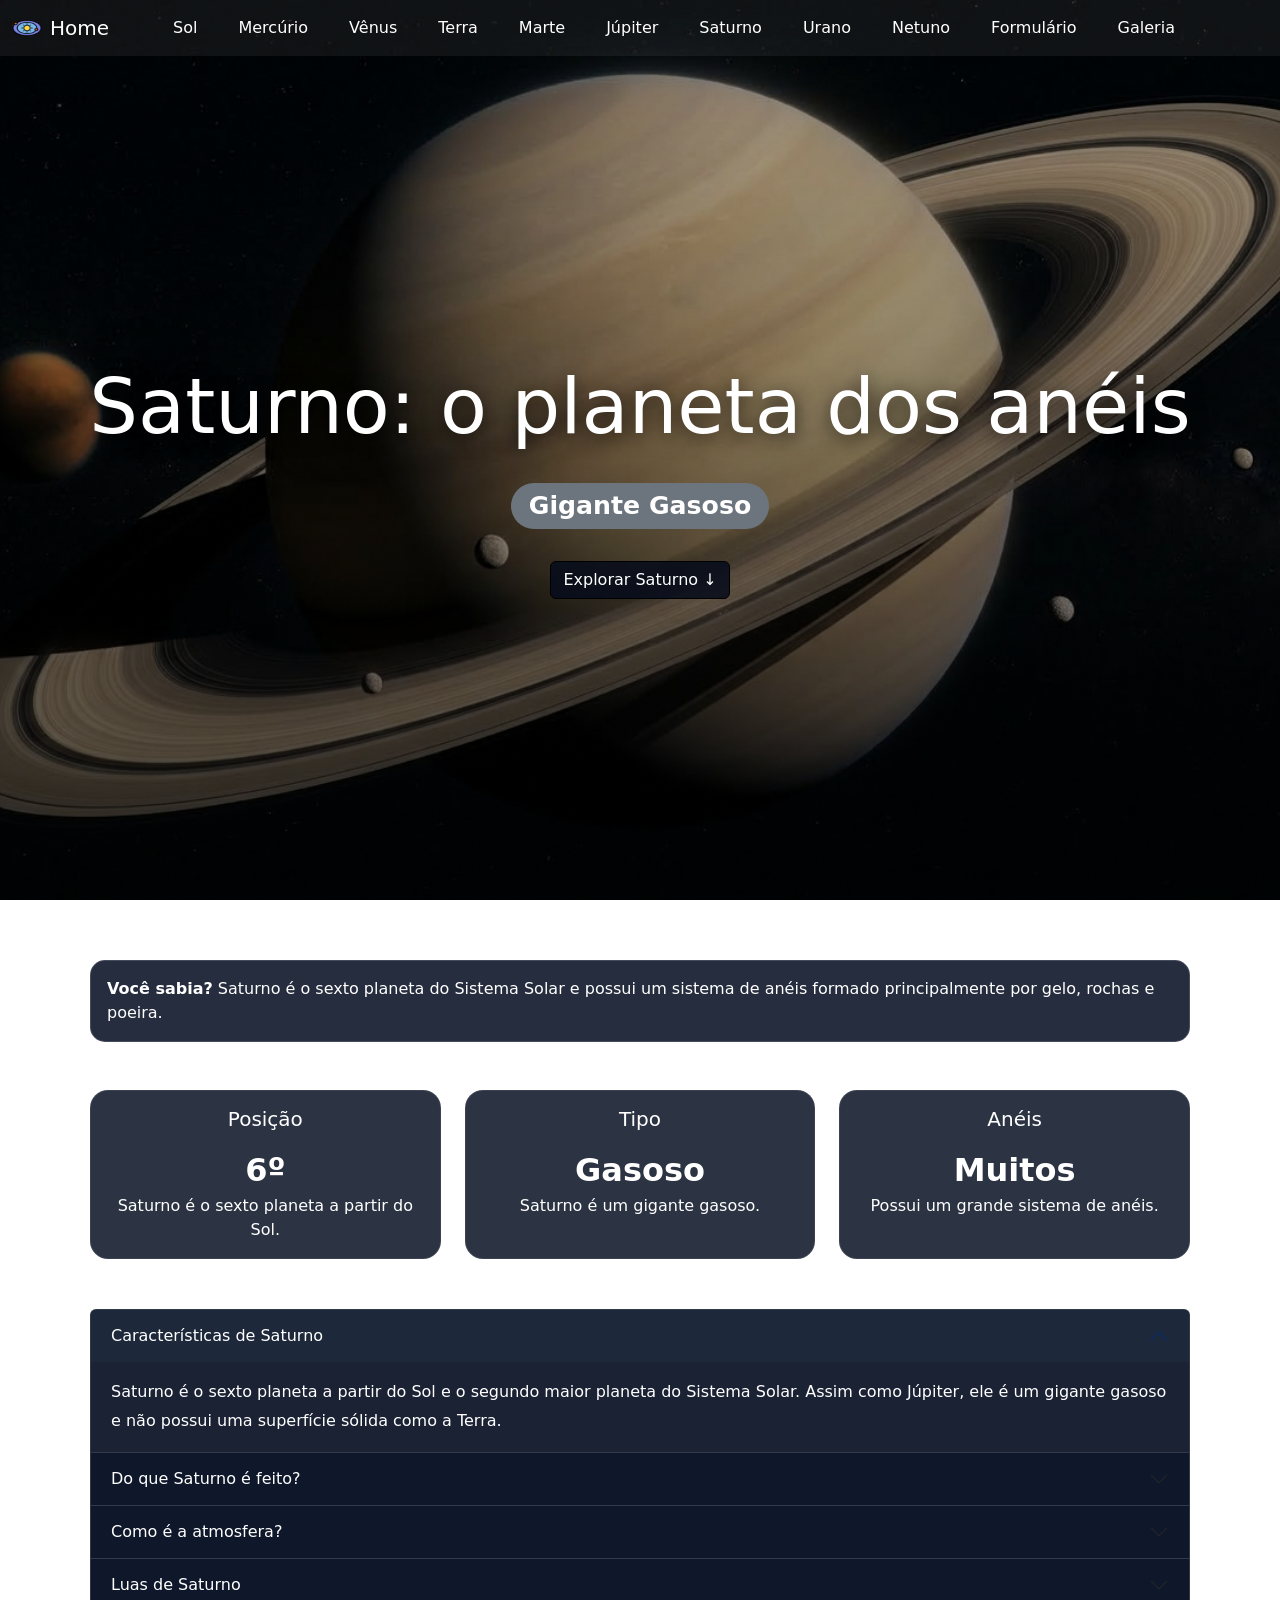
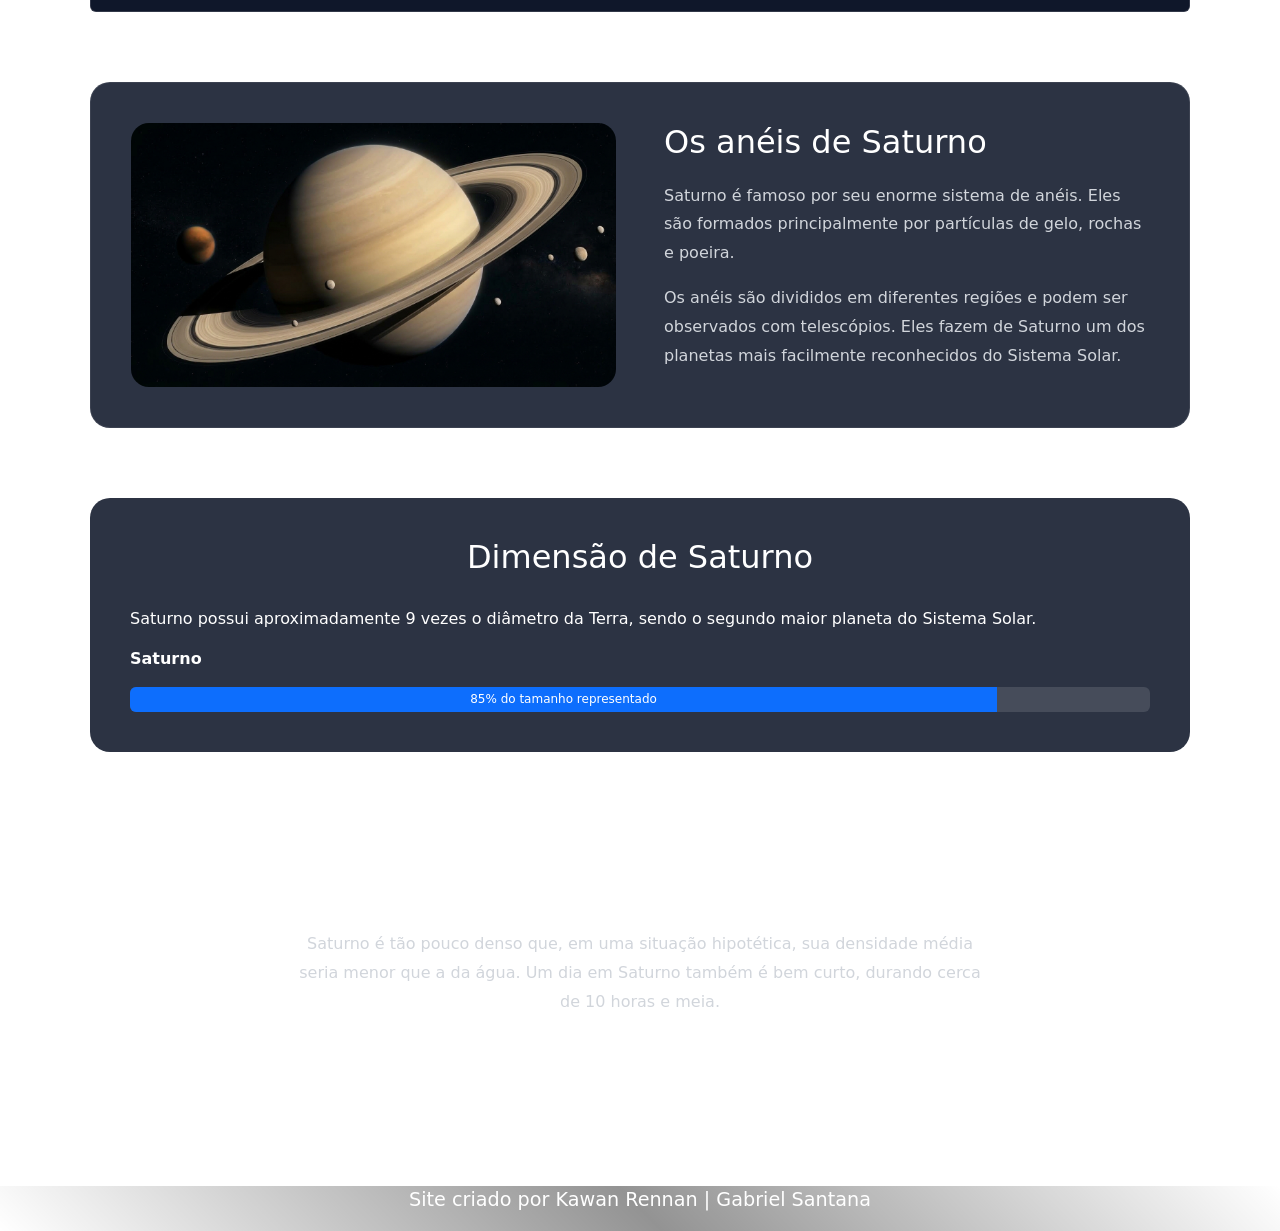
<file: saturno.html>
<!DOCTYPE html>
<html lang="pt-br">

<head>
    <meta charset="UTF-8">
    <meta name="viewport" content="width=device-width, initial-scale=1.0">

    <title>Saturno</title>

    <link rel="stylesheet" href="css/bootstrap.min.css">
    <link rel="stylesheet" href="css/index.css">
    <link rel="shortcut icon" href="img/icons8-solar-system-64 (1).png" type="image/x-icon">
</head>

<style>

    html {
        scroll-behavior: smooth;
    }

    body {
        color: white;
    }

    /* =========================
       CAPA
       ========================= */

    .imagem {
        min-height: 100vh;

        display: flex;
        flex-direction: column;
        justify-content: center;
        align-items: center;

        text-align: center;

        padding: 120px 20px 60px;

        background:
            linear-gradient(rgba(0, 0, 0, 0.25), rgba(0, 0, 0, 0.65)),
            url("img/FundoDeCadaPagina/fundosaturno.jpg")
            center center / cover no-repeat fixed;
    }

    .imagem h1 {
        font-size: clamp(2.5rem, 6vw, 5rem);
        margin-bottom: 20px;
        text-shadow: 0 4px 20px rgba(0, 0, 0, 0.8);
    }

    .imagem h3 {
        margin-top: 10px;
    }

    .imagem .badge {
        padding: 10px 18px;
        border-radius: 30px;
    }


    /* =========================
       CONTEÚDO
       ========================= */

    .conteudo-saturno {
        width: 90%;
        max-width: 1100px;
        margin: 60px auto;
    }


    /* =========================
       ALERT
       ========================= */

    .alert-saturno {
        background-color: rgba(15, 23, 42, 0.9);
        color: white;

        border: 1px solid rgba(255, 255, 255, 0.15);

        border-radius: 15px;
    }


    /* =========================
       CARDS DE INFORMAÇÃO
       ========================= */

    .info-card {
        height: 100%;

        background-color: rgba(15, 23, 42, 0.88);
        color: white;

        border: 1px solid rgba(255, 255, 255, 0.08);

        border-radius: 18px;

        transition: 0.3s ease;
    }

    .info-card:hover {
        transform: translateY(-6px);
    }

    .info-card .card-body {
        text-align: center;
    }

    .info-card h5 {
        margin-bottom: 15px;
    }

    .info-numero {
        font-size: 2rem;
        font-weight: bold;
    }


    /* =========================
       ACCORDION
       ========================= */

    .accordion {
        margin-top: 50px;
    }

    .accordion-item {
        background-color: rgba(15, 23, 42, 0.95);
        color: white;

        border-color: rgba(255, 255, 255, 0.1);
    }

    .accordion-button {
        background-color: rgba(15, 23, 42, 0.95);
        color: white;
    }

    .accordion-button:not(.collapsed) {
        background-color: rgba(30, 41, 59, 0.95);
        color: white;

        box-shadow: none;
    }

    .accordion-button:focus {
        box-shadow: none;
    }

    .accordion-body {
        line-height: 1.8;
    }


    /* =========================
       ANÉIS DE SATURNO
       ========================= */

    .aneis {
        margin-top: 70px;

        padding: 40px;

        background-color: rgba(15, 23, 42, 0.88);

        border-radius: 20px;

        border: 1px solid rgba(255, 255, 255, 0.08);
    }

    .aneis img {
        width: 100%;
        max-width: 500px;

        border-radius: 18px;

        display: block;
        margin: 0 auto;
    }

    .aneis h2 {
        margin-bottom: 20px;
    }

    .aneis p {
        color: #d1d5db;
        line-height: 1.8;
    }


    /* =========================
       PROGRESS BAR
       ========================= */

    .comparacao {
        margin-top: 70px;

        padding: 40px;

        background-color: rgba(15, 23, 42, 0.88);

        border-radius: 20px;
    }

    .comparacao h2 {
        margin-bottom: 30px;
        text-align: center;
    }

    .progress {
        height: 25px;

        background-color: rgba(255, 255, 255, 0.12);
    }


    /* =========================
       CURIOSIDADE
       ========================= */

    .curiosidade {
        margin-top: 70px;

        text-align: center;

        padding: 50px 20px;
    }

    .curiosidade p {
        color: #d1d5db;
        max-width: 700px;
        margin: 20px auto;
        line-height: 1.8;
    }


    /* =========================
       RESPONSIVIDADE
       ========================= */

    @media (max-width: 768px) {

        .imagem {
            background-attachment: scroll;
        }

        .aneis,
        .comparacao {
            padding: 25px;
        }

    }

</style>

<body>

            <header>

        <nav class="navbar navbar-expand-lg">

            <div class="container-fluid">

                <!-- img home -->
                <a class="navbar-brand d-flex align-items-center" href="index.html">
                    <img src="img/icons8-solar-system-72.png" alt="Logo" width="30" height="24"
                        class="d-inline-block me-2">
                    Home
                </a>

                <!-- botão para mobile -->
                <button class="navbar-toggler" type="button" data-bs-toggle="collapse" data-bs-target="#navbarNav"
                    aria-controls="navbarNav" aria-expanded="false" aria-label="Abrir menu">

                    <span class="navbar-toggler-icon"></span>

                </button>

                <!-- links do navbar -->
                <div class="collapse navbar-collapse" id="navbarNav">

                    <ul class="navbar-nav">

                        <li class="nav-item">
                            <a class="nav-link" href="sol.html">Sol</a>
                        </li>

                        <li class="nav-item">
                            <a class="nav-link" href="mercurio.html">Mercúrio</a>
                        </li>

                        <li class="nav-item">
                            <a class="nav-link" href="venus.html">Vênus</a>
                        </li>

                        <li class="nav-item">
                            <a class="nav-link" href="terra.html">Terra</a>
                        </li>

                        <li class="nav-item">
                            <a class="nav-link" href="marte.html">Marte</a>
                        </li>

                        <li class="nav-item">
                            <a class="nav-link" href="jupiter.html">Júpiter</a>
                        </li>

                        <li class="nav-item">
                            <a class="nav-link" href="saturno.html">Saturno</a>
                        </li>

                        <li class="nav-item">
                            <a class="nav-link" href="urano.html">Urano</a>
                        </li>

                        <li class="nav-item">
                            <a class="nav-link" href="netuno.html">Netuno</a>
                        </li>
                         <li class="nav-item">
                            <a class="nav-link" href="forms.html">Formulário</a>
                        </li>
                         <li class="nav-item">
                            <a class="nav-link" href="galeria.html">Galeria</a>
                        </li>

                    </ul>

                </div>

            </div>

        </nav>

    </header>

    <!-- =========================
         CAPA
         ========================= -->

    <section class="imagem">

        <h1>Saturno: o planeta dos anéis</h1>

        <h3>

            <span
                class="badge text-bg-secondary"
                data-bs-toggle="tooltip"
                data-bs-placement="bottom"
                title="Saturno é um gigante gasoso conhecido principalmente pelo seu impressionante sistema de anéis.">

                Gigante Gasoso

            </span>

        </h3>

        <a href="#informacoes" class="btn btn-primary mt-4">
            Explorar Saturno ↓
        </a>

    </section>


    <div class="conteudo-saturno" id="informacoes">


        <!-- =========================
             ALERT
             ========================= -->

        <div class="alert alert-saturno" role="alert">

            <strong>Você sabia?</strong>

            Saturno é o sexto planeta do Sistema Solar e possui
            um sistema de anéis formado principalmente por gelo,
            rochas e poeira.

        </div>


        <!-- =========================
             CARDS
             ========================= -->

        <div class="row g-4 mt-4">

            <div class="col-md-4">

                <div class="card info-card">

                    <div class="card-body">

                        <h5 class="card-title">
                            Posição
                        </h5>

                        <div class="info-numero">
                            6º
                        </div>

                        <p class="card-text">
                            Saturno é o sexto planeta a partir do Sol.
                        </p>

                    </div>

                </div>

            </div>


            <div class="col-md-4">

                <div class="card info-card">

                    <div class="card-body">

                        <h5 class="card-title">
                            Tipo
                        </h5>

                        <div class="info-numero">
                            Gasoso
                        </div>

                        <p class="card-text">
                            Saturno é um gigante gasoso.
                        </p>

                    </div>

                </div>

            </div>


            <div class="col-md-4">

                <div class="card info-card">

                    <div class="card-body">

                        <h5 class="card-title">
                            Anéis
                        </h5>

                        <div class="info-numero">
                            Muitos
                        </div>

                        <p class="card-text">
                            Possui um grande sistema de anéis.
                        </p>

                    </div>

                </div>

            </div>

        </div>


        <!-- =========================
             ACCORDION
             ========================= -->

        <div class="accordion" id="accordionSaturno">


            <div class="accordion-item">

                <h2 class="accordion-header">

                    <button
                        class="accordion-button"
                        type="button"
                        data-bs-toggle="collapse"
                        data-bs-target="#caracteristicas">

                        Características de Saturno

                    </button>

                </h2>

                <div
                    id="caracteristicas"
                    class="accordion-collapse collapse show"
                    data-bs-parent="#accordionSaturno">

                    <div class="accordion-body">

                        Saturno é o sexto planeta a partir do Sol e o
                        segundo maior planeta do Sistema Solar.
                        Assim como Júpiter, ele é um gigante gasoso
                        e não possui uma superfície sólida como a Terra.

                    </div>

                </div>

            </div>


            <div class="accordion-item">

                <h2 class="accordion-header">

                    <button
                        class="accordion-button collapsed"
                        type="button"
                        data-bs-toggle="collapse"
                        data-bs-target="#composicao">

                        Do que Saturno é feito?

                    </button>

                </h2>

                <div
                    id="composicao"
                    class="accordion-collapse collapse"
                    data-bs-parent="#accordionSaturno">

                    <div class="accordion-body">

                        Saturno é composto principalmente por hidrogênio
                        e hélio. Em seu interior, a pressão e a temperatura
                        aumentam conforme a profundidade.

                    </div>

                </div>

            </div>


            <div class="accordion-item">

                <h2 class="accordion-header">

                    <button
                        class="accordion-button collapsed"
                        type="button"
                        data-bs-toggle="collapse"
                        data-bs-target="#atmosfera">

                        Como é a atmosfera?

                    </button>

                </h2>

                <div
                    id="atmosfera"
                    class="accordion-collapse collapse"
                    data-bs-parent="#accordionSaturno">

                    <div class="accordion-body">

                        A atmosfera de Saturno é formada principalmente
                        por hidrogênio e hélio. Ela apresenta faixas
                        de nuvens e ventos muito fortes.

                    </div>

                </div>

            </div>


            <div class="accordion-item">

                <h2 class="accordion-header">

                    <button
                        class="accordion-button collapsed"
                        type="button"
                        data-bs-toggle="collapse"
                        data-bs-target="#luas">

                        Luas de Saturno

                    </button>

                </h2>

                <div
                    id="luas"
                    class="accordion-collapse collapse"
                    data-bs-parent="#accordionSaturno">

                    <div class="accordion-body">

                        Saturno possui muitas luas. Entre as mais conhecidas
                        estão Titã, Encélado, Reia e Mimas.
                        Titã é a maior lua de Saturno.

                    </div>

                </div>

            </div>


        </div>


        <!-- =========================
             ANÉIS DE SATURNO
             ========================= -->

        <section class="aneis">

            <div class="row align-items-center g-5">

                <div class="col-md-6">

                    <img
                        src="img/FundoDeCadaPagina/fundosaturno.jpg"
                        alt="Saturno e seus anéis">

                </div>


                <div class="col-md-6">

                    <h2>Os anéis de Saturno</h2>

                    <p>
                        Saturno é famoso por seu enorme sistema de anéis.
                        Eles são formados principalmente por partículas
                        de gelo, rochas e poeira.
                    </p>

                    <p>
                        Os anéis são divididos em diferentes regiões
                        e podem ser observados com telescópios.
                        Eles fazem de Saturno um dos planetas mais
                        facilmente reconhecidos do Sistema Solar.

                    </p>

                </div>

            </div>

        </section>


        <!-- =========================
             PROGRESS BAR
             ========================= -->

        <section class="comparacao">

            <h2>Dimensão de Saturno</h2>

            <p>
                Saturno possui aproximadamente 9 vezes o diâmetro da Terra,
                sendo o segundo maior planeta do Sistema Solar.
            </p>

            <div class="mb-3">
                <strong>Saturno</strong>
            </div>

            <div class="progress">

                <div
                    class="progress-bar"
                    role="progressbar"
                    style="width: 85%;"
                    aria-valuenow="85"
                    aria-valuemin="0"
                    aria-valuemax="100">

                    85% do tamanho representado

                </div>

            </div>

        </section>


        <!-- =========================
             CURIOSIDADE
             ========================= -->

        <section class="curiosidade">

            <h2>Curiosidade sobre Saturno</h2>

            <p>
                Saturno é tão pouco denso que, em uma situação hipotética,
                sua densidade média seria menor que a da água.
                Um dia em Saturno também é bem curto, durando cerca de
                10 horas e meia.
            </p>

        </section>

    </div>


    <!-- =========================
         FOOTER
         ========================= -->

    <footer>

        <p>

            Site criado por

            <a
                href="https://github.com/kawandev22"
                target="_blank">

                Kawan Rennan

            </a>

            |

            <a
                href="https://github.com/bielsanatana-dias"
                target="_blank">

                Gabriel Santana

            </a>

        </p>

    </footer>


    <script src="js/bootstrap.bundle.min.js"></script>


    <!-- TOOLTIP -->

    <script>

        const tooltipTriggerList =
            document.querySelectorAll('[data-bs-toggle="tooltip"]');

        [...tooltipTriggerList].map(
            tooltipTriggerEl =>
                new bootstrap.Tooltip(tooltipTriggerEl)
        );

    </script>

</body>

</html>
</file>
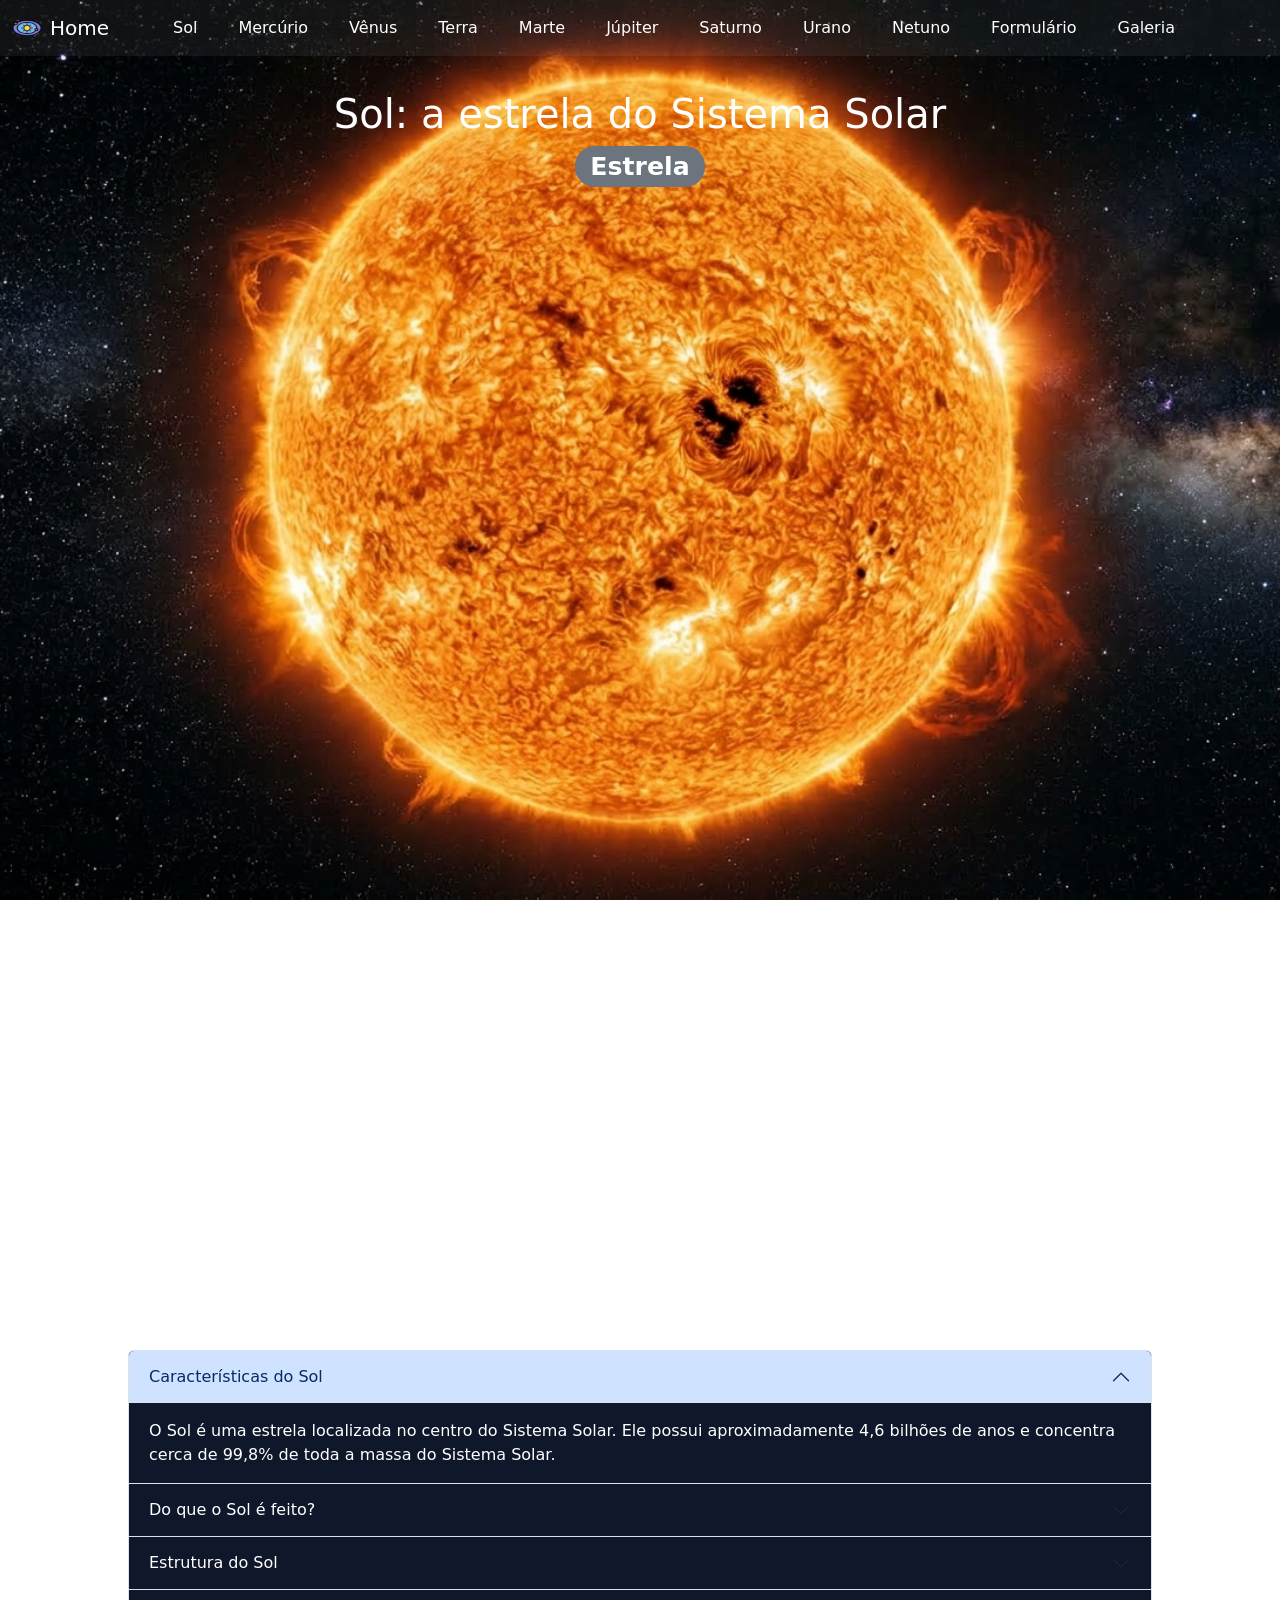
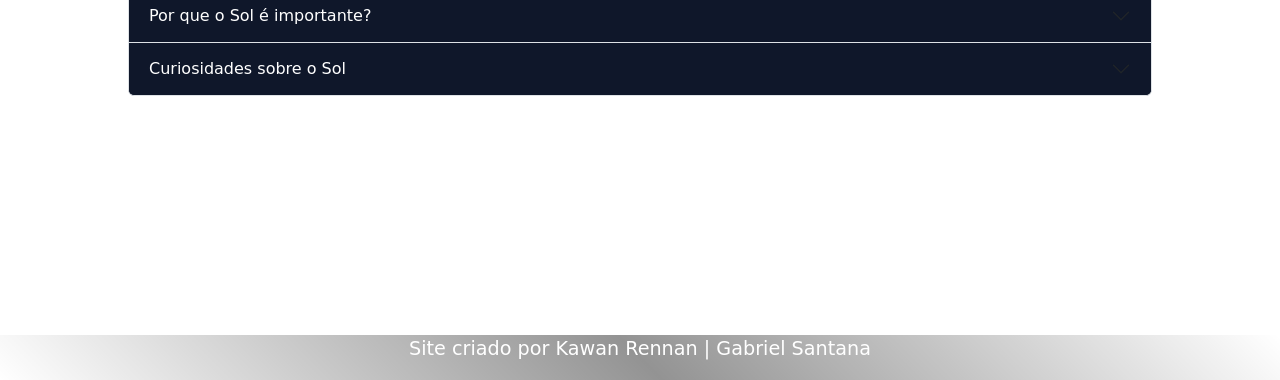
<file: sol.html>
<!DOCTYPE html>
<html lang="pt-br">
<head>
    <meta charset="UTF-8">
    <meta name="viewport" content="width=device-width, initial-scale=1.0">
    <title>Sol</title>
    <link rel="stylesheet" href="css/bootstrap.min.css">
    <link rel="stylesheet" href="css/index.css">
    <link rel="shortcut icon" href="img/icons8-solar-system-64 (1).png" type="image/x-icon">
</head>

<style>
  
    section{
        height: 100%;
    }
   
    .accordion{
        width: 80%;
        
        margin: 50vh auto 0 auto;
    
    }
    .s2{
        height: 65vh;
    }
    .accordion-item{
        background-color: rgba(15, 23, 42);color: white;
    }
    .accordion-button{
        background-color: rgba(15, 23, 42);
        color: white;
    }
    footer{
        margin: 0;
        padding: 0;
    }
    
</style>
<body>
            <header>

        <nav class="navbar navbar-expand-lg">

            <div class="container-fluid">

                <!-- img home -->
                <a class="navbar-brand d-flex align-items-center" href="index.html">
                    <img src="img/icons8-solar-system-72.png" alt="Logo" width="30" height="24"
                        class="d-inline-block me-2">
                    Home
                </a>

                <!-- botão para mobile -->
                <button class="navbar-toggler" type="button" data-bs-toggle="collapse" data-bs-target="#navbarNav"
                    aria-controls="navbarNav" aria-expanded="false" aria-label="Abrir menu">

                    <span class="navbar-toggler-icon"></span>

                </button>

                <!-- links do navbar -->
                <div class="collapse navbar-collapse" id="navbarNav">

                    <ul class="navbar-nav">

                        <li class="nav-item">
                            <a class="nav-link" href="sol.html">Sol</a>
                        </li>

                        <li class="nav-item">
                            <a class="nav-link" href="mercurio.html">Mercúrio</a>
                        </li>

                        <li class="nav-item">
                            <a class="nav-link" href="venus.html">Vênus</a>
                        </li>

                        <li class="nav-item">
                            <a class="nav-link" href="terra.html">Terra</a>
                        </li>

                        <li class="nav-item">
                            <a class="nav-link" href="marte.html">Marte</a>
                        </li>

                        <li class="nav-item">
                            <a class="nav-link" href="jupiter.html">Júpiter</a>
                        </li>

                        <li class="nav-item">
                            <a class="nav-link" href="saturno.html">Saturno</a>
                        </li>

                        <li class="nav-item">
                            <a class="nav-link" href="urano.html">Urano</a>
                        </li>

                        <li class="nav-item">
                            <a class="nav-link" href="netuno.html">Netuno</a>
                        </li>
                         <li class="nav-item">
                            <a class="nav-link" href="forms.html">Formulário</a>
                        </li>
                         <li class="nav-item">
                            <a class="nav-link" href="galeria.html">Galeria</a>
                        </li>

                    </ul>

                </div>

            </div>

        </nav>

    </header>

    <section class="imagem" style="background: black url(img/FundoDeCadaPagina/fundosol.jpg) center center no-repeat fixed; background-size: cover;">
        <h1 style="text-align: center; color: white;
        padding-top: 10vh;">Sol: a estrela do Sistema Solar</h1>

                <h3><span class="badge text-bg-secondary">Estrela</span></h3>

        
    </section>

    <section class="s2">
        <!-- accordion Sol -->
        <div class="accordion" id="accordionSol">
        
          
          <div class="accordion-item">
        <h2 class="accordion-header"  id="tituloCaracteristicas" >
          <button class="accordion-button" type="button"
            data-bs-toggle="collapse"
            data-bs-target="#caracteristicas"
            aria-expanded="true"
            aria-controls="caracteristicas">
             Características do Sol
          </button>
        </h2>
        <div id="caracteristicas"
          class="accordion-collapse collapse show"
          aria-labelledby="tituloCaracteristicas"
          data-bs-parent="#accordionSol">
          <div class="accordion-body">
            O Sol é uma estrela localizada no centro do Sistema Solar.
            Ele possui aproximadamente 4,6 bilhões de anos e concentra
            cerca de 99,8% de toda a massa do Sistema Solar.
          </div>
        </div>
          </div>
        
        
         
          <div class="accordion-item">
        <h2 class="accordion-header" id="tituloComposicao">
          <button class="accordion-button collapsed"
            type="button"
            data-bs-toggle="collapse"
            data-bs-target="#composicao"
            aria-expanded="false"
            aria-controls="composicao">
             Do que o Sol é feito?
          </button>
        </h2>
        <div id="composicao"
          class="accordion-collapse collapse"
          aria-labelledby="tituloComposicao"
          data-bs-parent="#accordionSol">
          <div class="accordion-body">
            O Sol é composto principalmente por hidrogênio e hélio.
            Em seu núcleo, ocorre a fusão nuclear, um processo que transforma
            hidrogênio em hélio e libera uma enorme quantidade de energia.
          </div>
        </div>
          </div>
        
        
          
          <div class="accordion-item">
        <h2 class="accordion-header" id="tituloEstrutura">
          <button class="accordion-button collapsed"
            type="button"
            data-bs-toggle="collapse"
            data-bs-target="#estrutura"
            aria-expanded="false"
            aria-controls="estrutura">
             Estrutura do Sol
          </button>
        </h2>
        <div id="estrutura"
          class="accordion-collapse collapse"
          aria-labelledby="tituloEstrutura"
          data-bs-parent="#accordionSol">
          <div class="accordion-body">
            O Sol possui diferentes camadas. Entre elas estão o núcleo,
            a zona radiativa, a zona convectiva, a fotosfera, a cromosfera
            e a coroa solar. Cada região possui características e temperaturas
            diferentes.
          </div>
        </div>
          </div>
        
        
         
          <div class="accordion-item">
        <h2 class="accordion-header" id="tituloImportancia">
          <button class="accordion-button collapsed"
            type="button"
            data-bs-toggle="collapse"
            data-bs-target="#importancia"
            aria-expanded="false"
            aria-controls="importancia">
             Por que o Sol é importante?
          </button>
        </h2>
        <div id="importancia"
          class="accordion-collapse collapse"
          aria-labelledby="tituloImportancia"
          data-bs-parent="#accordionSol">
          <div class="accordion-body">
            O Sol é essencial para a vida na Terra. Sua energia fornece luz
            e calor, influencia o clima e permite a realização da fotossíntese
            pelas plantas, processo fundamental para diversos ecossistemas.
          </div>
        </div>
          </div>
        
        
          
          <div class="accordion-item">
        <h2 class="accordion-header" id="tituloCuriosidades">
          <button class="accordion-button collapsed"
            type="button"
            data-bs-toggle="collapse"
            data-bs-target="#curiosidades"
            aria-expanded="false"
            aria-controls="curiosidades">
             Curiosidades sobre o Sol
          </button>
        </h2>
        <div id="curiosidades"
          class="accordion-collapse collapse"
          aria-labelledby="tituloCuriosidades"
          data-bs-parent="#accordionSol">
          <div class="accordion-body">
            A luz do Sol leva aproximadamente 8 minutos e 20 segundos para
            chegar à Terra. Além disso, o Sol é tão grande que mais de
            um milhão de planetas do tamanho da Terra poderiam caber em seu
            interior.
          </div>
        </div>
          </div>
        
        </div>
    </section>

    

 <footer>
        <p>Site criado por <a href="https://github.com/kawandev22" target="_blank">Kawan Rennan</a> | <a href="https://github.com/bielsanatana-dias" target="_blank">Gabriel Santana</a></p>
    </footer>

    <script src="js/bootstrap.bundle.min.js"></script>

</body>
</html>
</file>
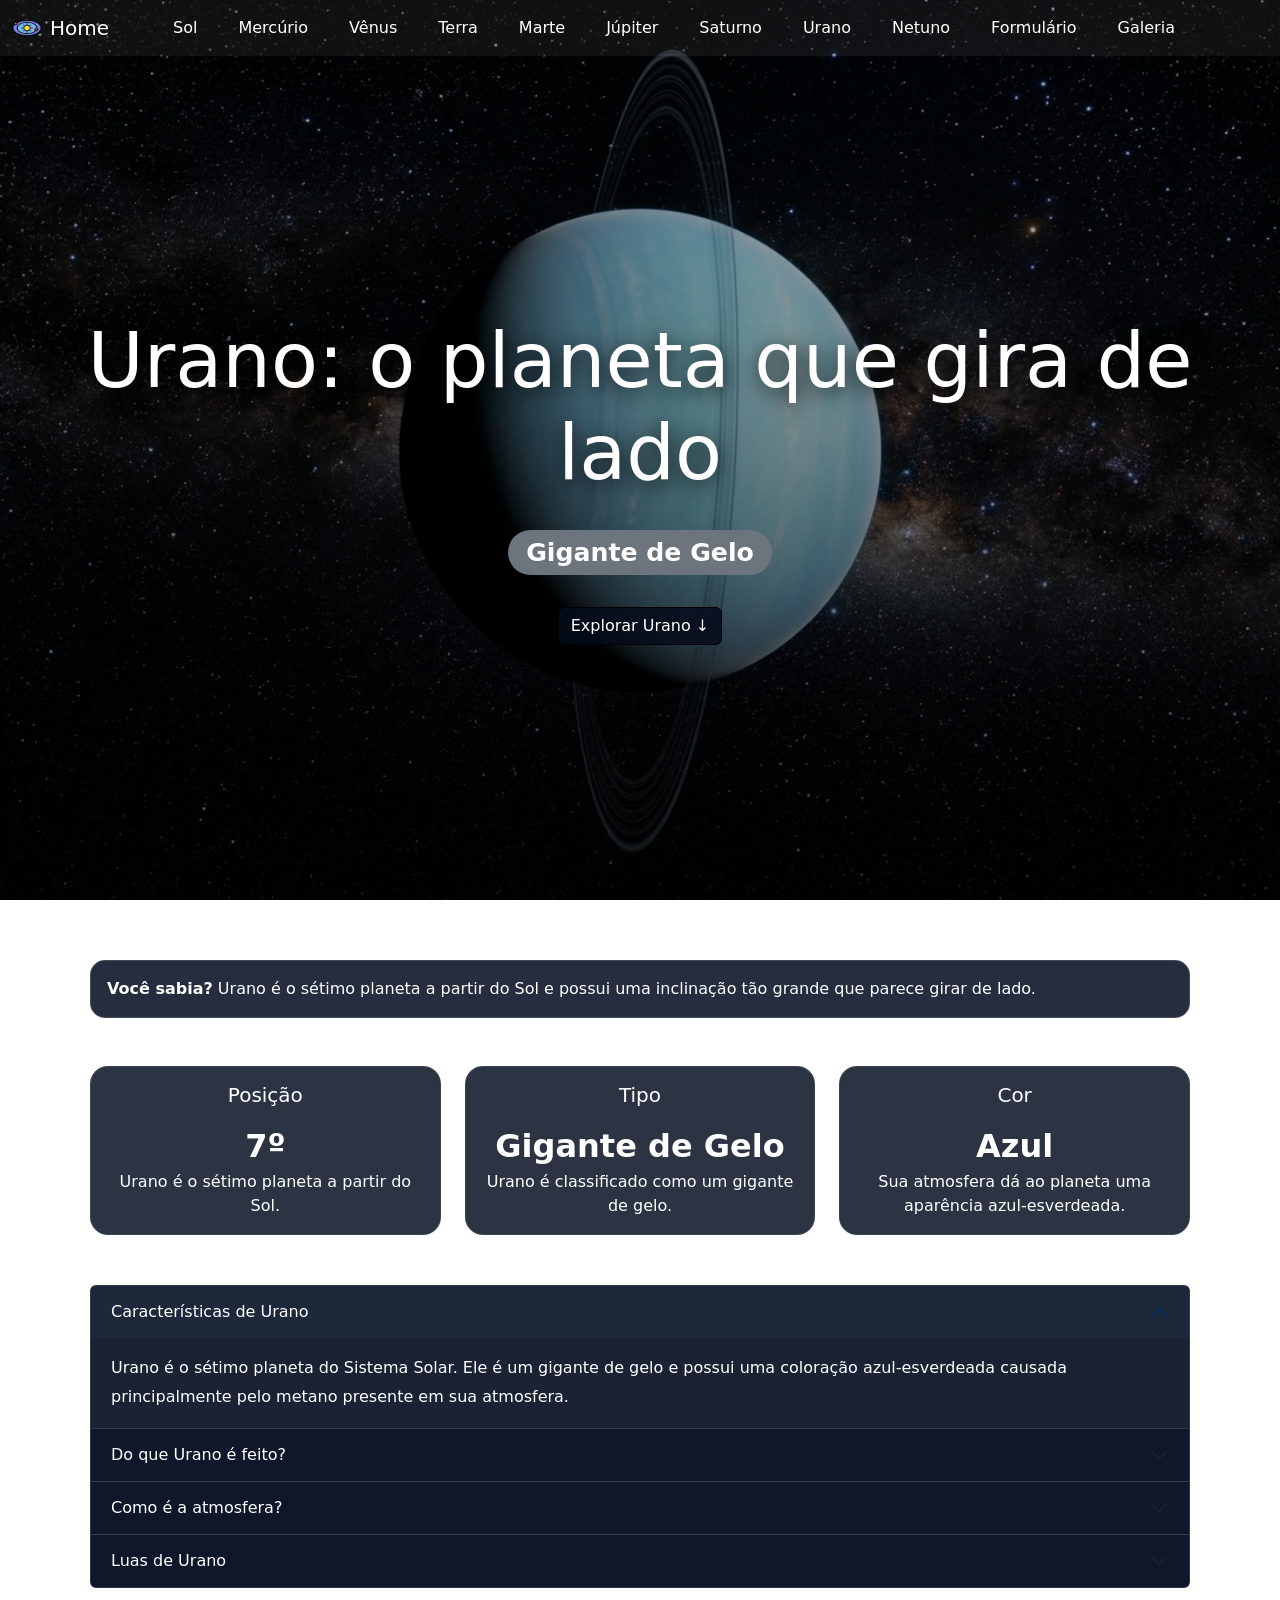
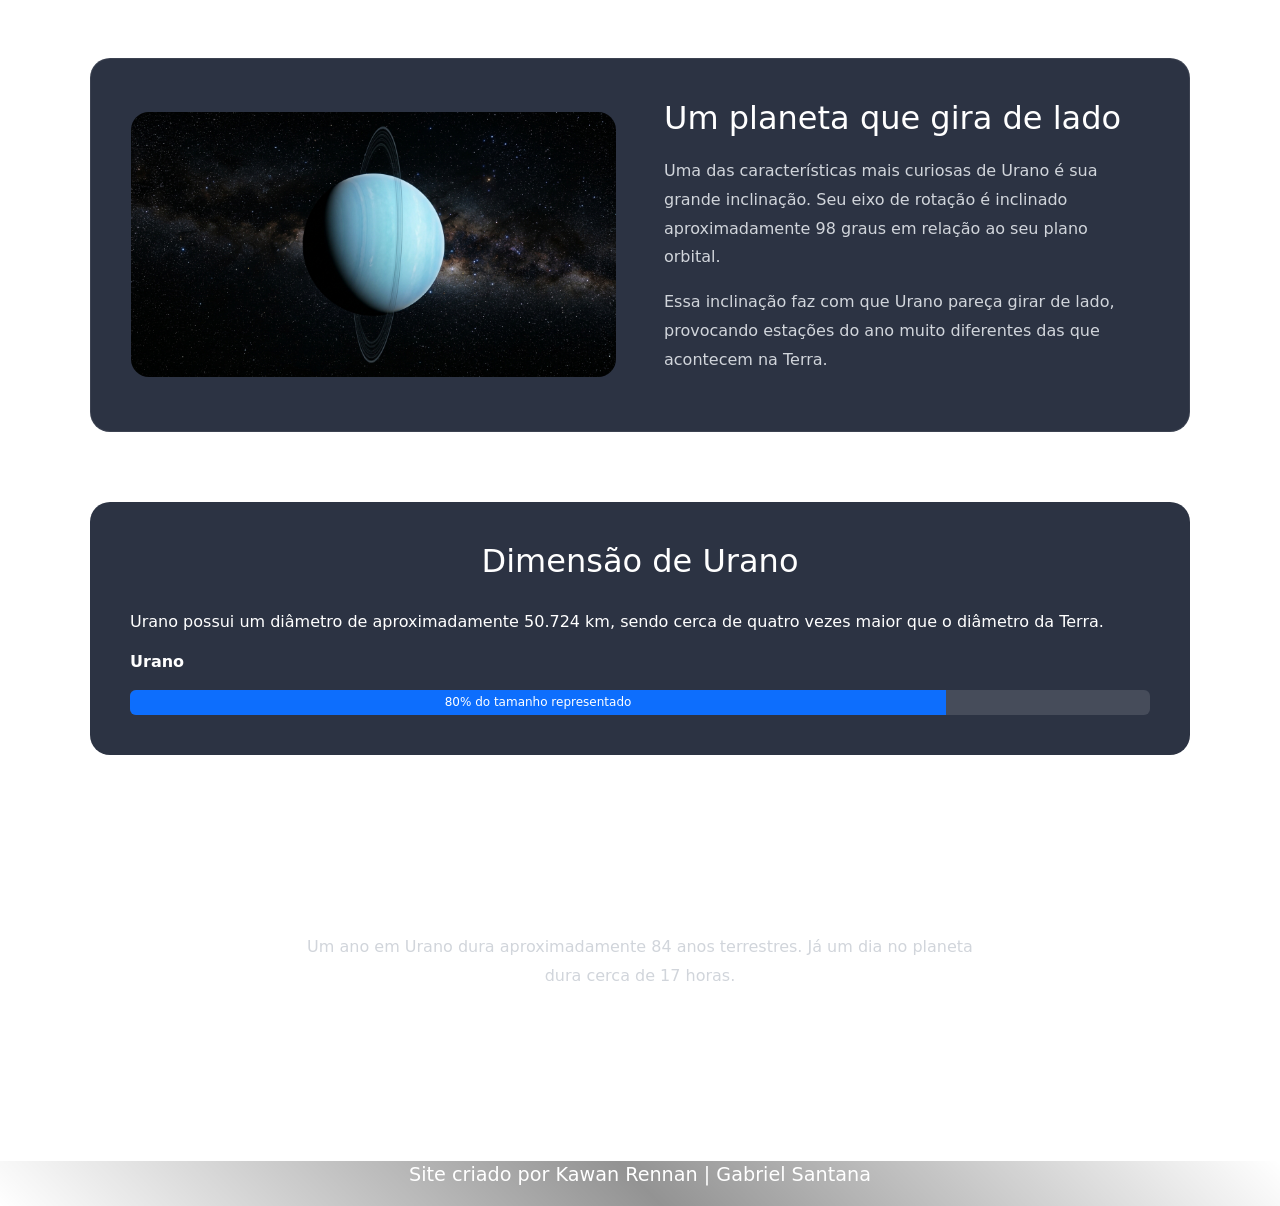
<file: urano.html>
<!DOCTYPE html>
<html lang="pt-br">

<head>
    <meta charset="UTF-8">
    <meta name="viewport" content="width=device-width, initial-scale=1.0">

    <title>Urano</title>

    <link rel="stylesheet" href="css/bootstrap.min.css">
    <link rel="stylesheet" href="css/index.css">
    <link rel="shortcut icon" href="img/icons8-solar-system-64 (1).png" type="image/x-icon">
</head>

<style>

    html {
        scroll-behavior: smooth;
    }

    body {
        color: white;
    }

    /* =========================
       CAPA
       ========================= */

    .imagem {
        min-height: 100vh;

        display: flex;
        flex-direction: column;
        justify-content: center;
        align-items: center;

        text-align: center;

        padding: 120px 20px 60px;

        background:
            linear-gradient(rgba(0, 0, 0, 0.25), rgba(0, 0, 0, 0.65)),
            url("img/FundoDeCadaPagina/fundourano.jpg")
            center center / cover no-repeat fixed;
    }

    .imagem h1 {
        font-size: clamp(2.5rem, 6vw, 5rem);
        margin-bottom: 20px;
        text-shadow: 0 4px 20px rgba(0, 0, 0, 0.8);
    }

    .imagem h3 {
        margin-top: 10px;
    }

    .imagem .badge {
        padding: 10px 18px;
        border-radius: 30px;
    }


    /* =========================
       CONTEÚDO
       ========================= */

    .conteudo-urano {
        width: 90%;
        max-width: 1100px;
        margin: 60px auto;
    }


    /* =========================
       ALERT
       ========================= */

    .alert-urano {
        background-color: rgba(15, 23, 42, 0.9);
        color: white;

        border: 1px solid rgba(255, 255, 255, 0.15);

        border-radius: 15px;
    }


    /* =========================
       CARDS DE INFORMAÇÃO
       ========================= */

    .info-card {
        height: 100%;

        background-color: rgba(15, 23, 42, 0.88);
        color: white;

        border: 1px solid rgba(255, 255, 255, 0.08);

        border-radius: 18px;

        transition: 0.3s ease;
    }

    .info-card:hover {
        transform: translateY(-6px);
    }

    .info-card .card-body {
        text-align: center;
    }

    .info-card h5 {
        margin-bottom: 15px;
    }

    .info-numero {
        font-size: 2rem;
        font-weight: bold;
    }


    /* =========================
       ACCORDION
       ========================= */

    .accordion {
        margin-top: 50px;
    }

    .accordion-item {
        background-color: rgba(15, 23, 42, 0.95);
        color: white;

        border-color: rgba(255, 255, 255, 0.1);
    }

    .accordion-button {
        background-color: rgba(15, 23, 42, 0.95);
        color: white;
    }

    .accordion-button:not(.collapsed) {
        background-color: rgba(30, 41, 59, 0.95);
        color: white;

        box-shadow: none;
    }

    .accordion-button:focus {
        box-shadow: none;
    }

    .accordion-body {
        line-height: 1.8;
    }


    /* =========================
       URANO
       ========================= */

    .urano {
        margin-top: 70px;

        padding: 40px;

        background-color: rgba(15, 23, 42, 0.88);

        border-radius: 20px;

        border: 1px solid rgba(255, 255, 255, 0.08);
    }

    .urano img {
        width: 100%;
        max-width: 500px;

        border-radius: 18px;

        display: block;
        margin: 0 auto;
    }

    .urano h2 {
        margin-bottom: 20px;
    }

    .urano p {
        color: #d1d5db;
        line-height: 1.8;
    }


    /* =========================
       PROGRESS BAR
       ========================= */

    .comparacao {
        margin-top: 70px;

        padding: 40px;

        background-color: rgba(15, 23, 42, 0.88);

        border-radius: 20px;
    }

    .comparacao h2 {
        margin-bottom: 30px;
        text-align: center;
    }

    .progress {
        height: 25px;

        background-color: rgba(255, 255, 255, 0.12);
    }


    /* =========================
       CURIOSIDADE
       ========================= */

    .curiosidade {
        margin-top: 70px;

        text-align: center;

        padding: 50px 20px;
    }

    .curiosidade p {
        color: #d1d5db;
        max-width: 700px;
        margin: 20px auto;
        line-height: 1.8;
    }


    /* =========================
       RESPONSIVIDADE
       ========================= */

    @media (max-width: 768px) {

        .imagem {
            background-attachment: scroll;
        }

        .urano,
        .comparacao {
            padding: 25px;
        }

    }

</style>

<body>

           <header>

        <nav class="navbar navbar-expand-lg">

            <div class="container-fluid">

                <!-- img home -->
                <a class="navbar-brand d-flex align-items-center" href="index.html">
                    <img src="img/icons8-solar-system-72.png" alt="Logo" width="30" height="24"
                        class="d-inline-block me-2">
                    Home
                </a>

                <!-- botão para mobile -->
                <button class="navbar-toggler" type="button" data-bs-toggle="collapse" data-bs-target="#navbarNav"
                    aria-controls="navbarNav" aria-expanded="false" aria-label="Abrir menu">

                    <span class="navbar-toggler-icon"></span>

                </button>

                <!-- links do navbar -->
                <div class="collapse navbar-collapse" id="navbarNav">

                    <ul class="navbar-nav">

                        <li class="nav-item">
                            <a class="nav-link" href="sol.html">Sol</a>
                        </li>

                        <li class="nav-item">
                            <a class="nav-link" href="mercurio.html">Mercúrio</a>
                        </li>

                        <li class="nav-item">
                            <a class="nav-link" href="venus.html">Vênus</a>
                        </li>

                        <li class="nav-item">
                            <a class="nav-link" href="terra.html">Terra</a>
                        </li>

                        <li class="nav-item">
                            <a class="nav-link" href="marte.html">Marte</a>
                        </li>

                        <li class="nav-item">
                            <a class="nav-link" href="jupiter.html">Júpiter</a>
                        </li>

                        <li class="nav-item">
                            <a class="nav-link" href="saturno.html">Saturno</a>
                        </li>

                        <li class="nav-item">
                            <a class="nav-link" href="urano.html">Urano</a>
                        </li>

                        <li class="nav-item">
                            <a class="nav-link" href="netuno.html">Netuno</a>
                        </li>
                         <li class="nav-item">
                            <a class="nav-link" href="forms.html">Formulário</a>
                        </li>
                         <li class="nav-item">
                            <a class="nav-link" href="galeria.html">Galeria</a>
                        </li>

                    </ul>

                </div>

            </div>

        </nav>

    </header>


    <!-- =========================
         CAPA
         ========================= -->

    <section class="imagem">

        <h1>Urano: o planeta que gira de lado</h1>

        <h3>

            <span
                class="badge text-bg-secondary"
                data-bs-toggle="tooltip"
                data-bs-placement="bottom"
                title="Urano é classificado como um gigante de gelo.">

                Gigante de Gelo

            </span>

        </h3>

        <a href="#informacoes" class="btn btn-primary mt-4">
            Explorar Urano ↓
        </a>

    </section>


    <div class="conteudo-urano" id="informacoes">


        <!-- =========================
             ALERT
             ========================= -->

        <div class="alert alert-urano" role="alert">

            <strong>Você sabia?</strong>

            Urano é o sétimo planeta a partir do Sol e possui uma
            inclinação tão grande que parece girar de lado.

        </div>


        <!-- =========================
             CARDS
             ========================= -->

        <div class="row g-4 mt-4">

            <div class="col-md-4">

                <div class="card info-card">

                    <div class="card-body">

                        <h5 class="card-title">
                            Posição
                        </h5>

                        <div class="info-numero">
                            7º
                        </div>

                        <p class="card-text">
                            Urano é o sétimo planeta a partir do Sol.
                        </p>

                    </div>

                </div>

            </div>


            <div class="col-md-4">

                <div class="card info-card">

                    <div class="card-body">

                        <h5 class="card-title">
                            Tipo
                        </h5>

                        <div class="info-numero">
                            Gigante de Gelo
                        </div>

                        <p class="card-text">
                            Urano é classificado como um gigante de gelo.
                        </p>

                    </div>

                </div>

            </div>


            <div class="col-md-4">

                <div class="card info-card">

                    <div class="card-body">

                        <h5 class="card-title">
                            Cor
                        </h5>

                        <div class="info-numero">
                            Azul
                        </div>

                        <p class="card-text">
                            Sua atmosfera dá ao planeta uma aparência azul-esverdeada.
                        </p>

                    </div>

                </div>

            </div>

        </div>


        <!-- =========================
             ACCORDION
             ========================= -->

        <div class="accordion" id="accordionUrano">


            <div class="accordion-item">

                <h2 class="accordion-header">

                    <button
                        class="accordion-button"
                        type="button"
                        data-bs-toggle="collapse"
                        data-bs-target="#caracteristicas">

                        Características de Urano

                    </button>

                </h2>

                <div
                    id="caracteristicas"
                    class="accordion-collapse collapse show"
                    data-bs-parent="#accordionUrano">

                    <div class="accordion-body">

                        Urano é o sétimo planeta do Sistema Solar.
                        Ele é um gigante de gelo e possui uma coloração
                        azul-esverdeada causada principalmente pelo metano
                        presente em sua atmosfera.

                    </div>

                </div>

            </div>


            <div class="accordion-item">

                <h2 class="accordion-header">

                    <button
                        class="accordion-button collapsed"
                        type="button"
                        data-bs-toggle="collapse"
                        data-bs-target="#composicao">

                        Do que Urano é feito?

                    </button>

                </h2>

                <div
                    id="composicao"
                    class="accordion-collapse collapse"
                    data-bs-parent="#accordionUrano">

                    <div class="accordion-body">

                        Urano possui uma atmosfera formada principalmente
                        por hidrogênio e hélio, além de metano. Seu interior
                        contém materiais como água, amônia e metano em condições
                        de alta pressão.

                    </div>

                </div>

            </div>


            <div class="accordion-item">

                <h2 class="accordion-header">

                    <button
                        class="accordion-button collapsed"
                        type="button"
                        data-bs-toggle="collapse"
                        data-bs-target="#atmosfera">

                        Como é a atmosfera?

                    </button>

                </h2>

                <div
                    id="atmosfera"
                    class="accordion-collapse collapse"
                    data-bs-parent="#accordionUrano">

                    <div class="accordion-body">

                        A atmosfera de Urano é composta principalmente por
                        hidrogênio e hélio. O metano presente nela absorve
                        parte da luz vermelha, contribuindo para a sua
                        aparência azulada.

                    </div>

                </div>

            </div>


            <div class="accordion-item">

                <h2 class="accordion-header">

                    <button
                        class="accordion-button collapsed"
                        type="button"
                        data-bs-toggle="collapse"
                        data-bs-target="#luas">

                        Luas de Urano

                    </button>

                </h2>

                <div
                    id="luas"
                    class="accordion-collapse collapse"
                    data-bs-parent="#accordionUrano">

                    <div class="accordion-body">

                        Urano possui várias luas conhecidas. Entre elas
                        estão Titânia, Oberon, Ariel, Umbriel e Miranda,
                        que são algumas das maiores e mais conhecidas.

                    </div>

                </div>

            </div>


        </div>


        <!-- =========================
             URANO DE LADO
             ========================= -->

        <section class="urano">

            <div class="row align-items-center g-5">

                <div class="col-md-6">

                    <img
                        src="img/FundoDeCadaPagina/fundourano.jpg"
                        alt="Urano">

                </div>


                <div class="col-md-6">

                    <h2>Um planeta que gira de lado</h2>

                    <p>
                        Uma das características mais curiosas de Urano é sua
                        grande inclinação. Seu eixo de rotação é inclinado
                        aproximadamente 98 graus em relação ao seu plano orbital.
                    </p>

                    <p>
                        Essa inclinação faz com que Urano pareça girar de lado,
                        provocando estações do ano muito diferentes das que
                        acontecem na Terra.
                    </p>

                </div>

            </div>

        </section>


        <!-- =========================
             PROGRESS BAR
             ========================= -->

        <section class="comparacao">

            <h2>Dimensão de Urano</h2>

            <p>
                Urano possui um diâmetro de aproximadamente 50.724 km,
                sendo cerca de quatro vezes maior que o diâmetro da Terra.
            </p>

            <div class="mb-3">
                <strong>Urano</strong>
            </div>

            <div class="progress">

                <div
                    class="progress-bar"
                    role="progressbar"
                    style="width: 80%;"
                    aria-valuenow="80"
                    aria-valuemin="0"
                    aria-valuemax="100">

                    80% do tamanho representado

                </div>

            </div>

        </section>


        <!-- =========================
             CURIOSIDADE
             ========================= -->

        <section class="curiosidade">

            <h2>Curiosidade sobre Urano</h2>

            <p>
                Um ano em Urano dura aproximadamente 84 anos terrestres.
                Já um dia no planeta dura cerca de 17 horas.
            </p>

        </section>


    </div>


    <!-- =========================
         FOOTER
         ========================= -->

    <footer>

        <p>

            Site criado por

            <a
                href="https://github.com/kawandev22"
                target="_blank">

                Kawan Rennan

            </a>

            |

            <a
                href="https://github.com/bielsanatana-dias"
                target="_blank">

                Gabriel Santana

            </a>

        </p>

    </footer>


    <script src="js/bootstrap.bundle.min.js"></script>


    <!-- TOOLTIP -->
    <script>

        const tooltipTriggerList =
            document.querySelectorAll('[data-bs-toggle="tooltip"]');

        [...tooltipTriggerList].map(
            tooltipTriggerEl =>
                new bootstrap.Tooltip(tooltipTriggerEl)
        );

    </script>

</body>

</html>
</file>
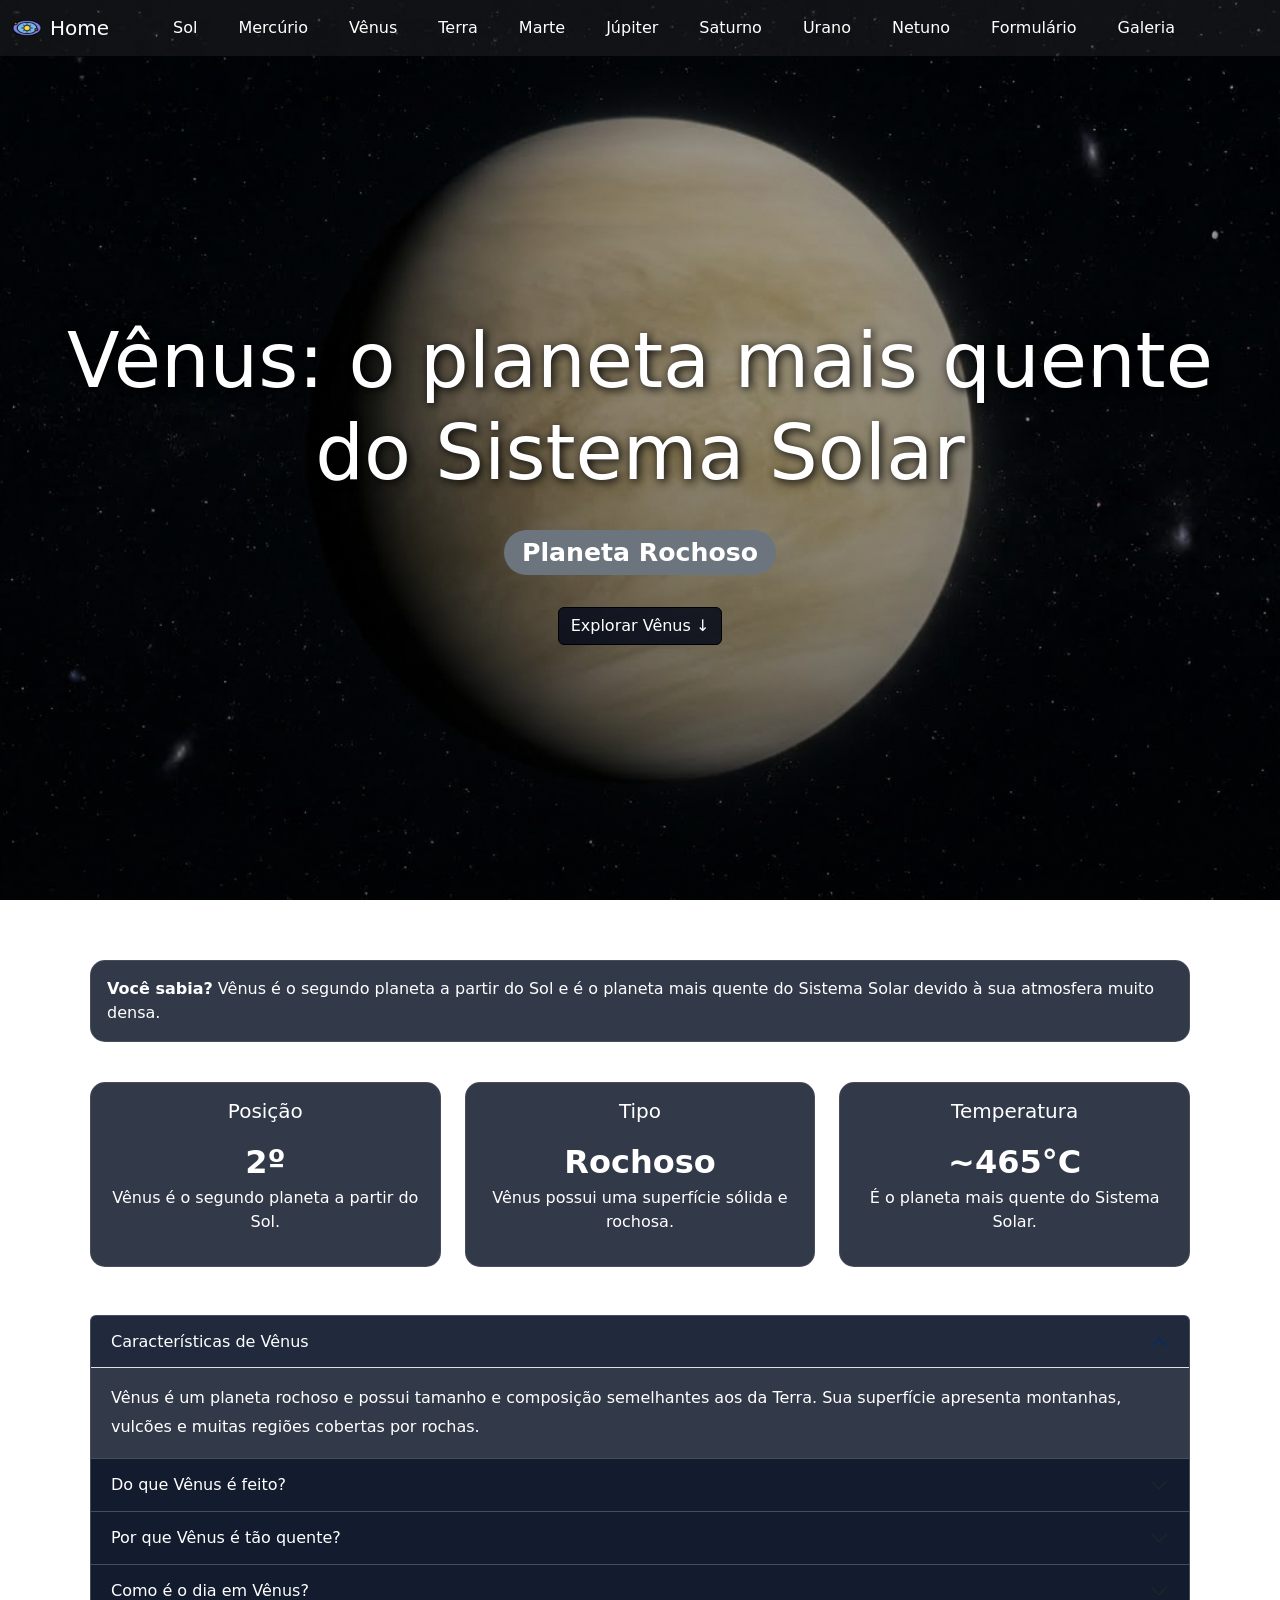
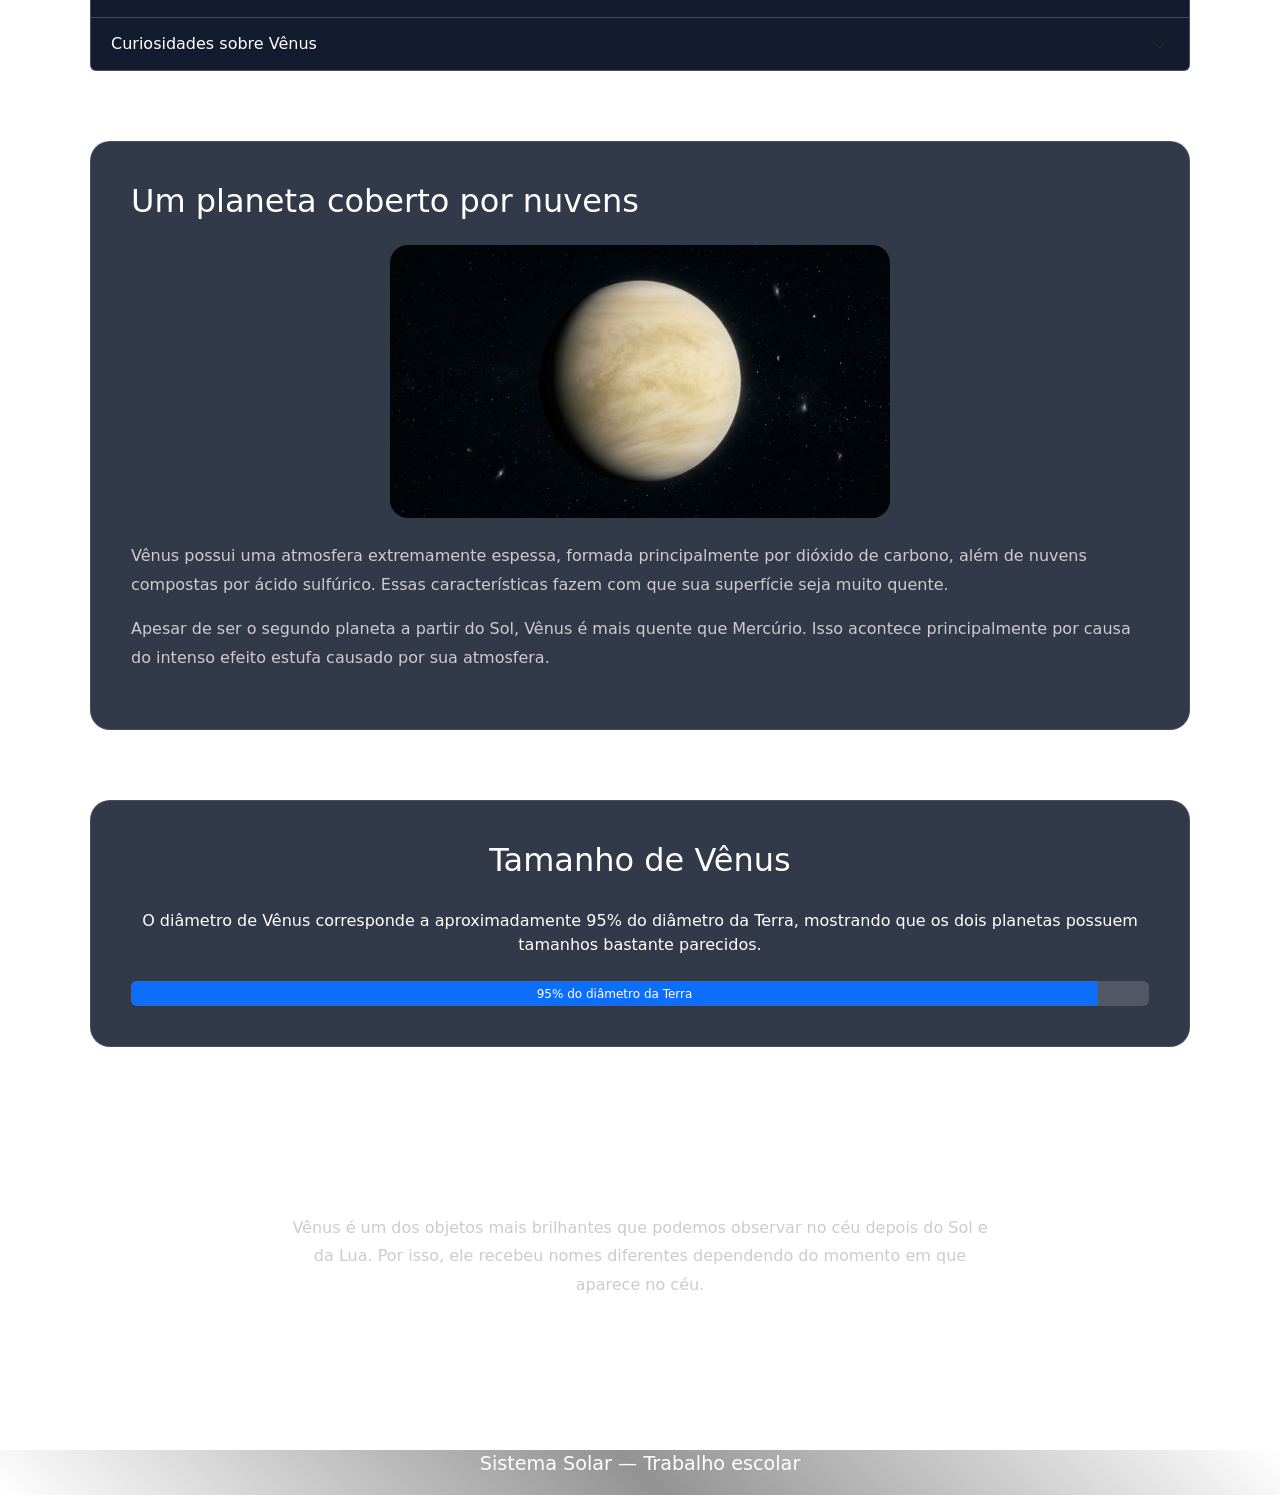
<file: venus.html>
<!DOCTYPE html>
<html lang="pt-br">
<head>
    <meta charset="UTF-8">
    <meta name="viewport" content="width=device-width, initial-scale=1.0">
    <title>Vênus</title>

    <link rel="stylesheet" href="css/bootstrap.min.css">
    <link rel="stylesheet" href="css/index.css">
    <link rel="shortcut icon" href="img/icons8-solar-system-64 (1).png" type="image/x-icon">

    <style>
        html {
            scroll-behavior: smooth;
        }

        body {
            color: white;
        }

        .imagem {
            min-height: 100vh;
            display: flex;
            flex-direction: column;
            justify-content: center;
            align-items: center;
            text-align: center;
            padding: 120px 20px 60px;

            background:
                linear-gradient(rgba(0, 0, 0, 0.3), rgba(0, 0, 0, 0.5)),
                url("img/FundoDeCadaPagina/fundovenus.jpg")
                center center / cover no-repeat fixed;
        }

        .imagem h1 {
            font-size: clamp(2.5rem, 6vw, 5rem);
            margin-bottom: 20px;
            text-shadow: 2px 2px 10px black;
        }

        .imagem h3 {
            margin-top: 10px;
        }

        .imagem .badge {
            padding: 10px 18px;
            border-radius: 30px;
        }

        .conteudo-venus {
            width: 90%;
            max-width: 1100px;
            margin: 60px auto;
        }

        .alert-venus {
            background-color: rgba(15, 23, 42, 0.85);
            color: white;
            border: 1px solid rgba(255, 255, 255, 0.1);
            border-radius: 15px;
        }

        .info-card {
            height: 100%;
            background-color: rgba(15, 23, 42, 0.85);
            color: white;
            border: 1px solid rgba(255, 255, 255, 0.1);
            border-radius: 15px;
            transition: 0.2s;
        }

        .info-card:hover {
            transform: translateY(-6px);
        }

        .info-card .card-body {
            text-align: center;
        }

        .info-card h5 {
            margin-bottom: 15px;
        }

        .info-numero {
            font-size: 2rem;
            font-weight: bold;
        }

        .accordion-item {
            background-color: rgba(15, 23, 42, 0.85);
            color: white;
            border: 1px solid rgba(255, 255, 255, 0.1);
        }

        .accordion-button {
            background-color: rgba(15, 23, 42, 0.85);
            color: white;
        }

        .accordion-button:not(.collapsed) {
            background-color: rgba(30, 41, 59, 0.9);
            color: white;
        }

        .accordion-button:focus {
            box-shadow: none;
        }

        .accordion-body {
            line-height: 1.8;
        }

        .venus {
            margin-top: 70px;
            padding: 40px;
            background-color: rgba(15, 23, 42, 0.85);
            border-radius: 20px;
            border: 1px solid rgba(255, 255, 255, 0.1);
        }

        .venus img {
            width: 100%;
            max-width: 500px;
            display: block;
            margin: auto;
            border-radius: 18px;
        }

        .venus h2 {
            margin-bottom: 25px;
        }

        .venus p {
            color: #cccccc;
            line-height: 1.8;
        }

        .comparacao {
            margin-top: 70px;
            padding: 40px;
            background-color: rgba(15, 23, 42, 0.85);
            border-radius: 20px;
            border: 1px solid rgba(255, 255, 255, 0.1);
        }

        .comparacao h2 {
            margin-bottom: 30px;
            text-align: center;
        }

        .progress {
            height: 25px;
            background-color: rgba(255, 255, 255, 0.15);
        }

        .curiosidade {
            margin-top: 70px;
            text-align: center;
            padding: 50px 20px;
        }

        .curiosidade p {
            color: #cccccc;
            max-width: 700px;
            margin: auto;
            line-height: 1.8;
        }

        header {
            background-color: rgba(242, 247, 247, 0.062);
            color: white;
            position: fixed;
            top: 0;
            width: 100%;
            z-index: 999;
        }

        .navbar-nav {
            gap: 25px;
        }

        .navbar-brand {
            color: white !important;
        }

        .nav-link {
            transition: 0.2s ease;
            color: white !important;
            text-decoration: none;
        }

        .nav-link:hover {
            transform: translateY(-2px);
            text-decoration: none;
        }

        @media (min-width: 992px) {
            .navbar-collapse {
                justify-content: flex-start;
            }

            .navbar-nav {
                margin-left: 40px;
            }
        }

        footer {
            width: 100%;
            height: 5vh;
            background-color: rgba(0, 0, 20, 0);
            background-image: linear-gradient(
                45deg,
                rgba(0, 0, 0, 0),
                rgba(0, 0, 0, 0.425),
                rgba(0, 0, 0, 0)
            );
            margin-top: 100px;
        }

        footer p {
            color: white;
            text-align: center;
            font-size: 1.2em;
        }

        a {
            color: white;
            text-decoration: none;
            font-weight: 500;
        }

        a:hover {
            text-decoration: underline;
        }

        @media (max-width: 768px) {
            .imagem {
                background-attachment: scroll;
            }

            .venus,
            .comparacao {
                padding: 25px;
            }
        }
    </style>
</head>

<body>

        <header>

        <nav class="navbar navbar-expand-lg">

            <div class="container-fluid">

                <!-- img home -->
                <a class="navbar-brand d-flex align-items-center" href="index.html">
                    <img src="img/icons8-solar-system-72.png" alt="Logo" width="30" height="24"
                        class="d-inline-block me-2">
                    Home
                </a>

                <!-- botão para mobile -->
                <button class="navbar-toggler" type="button" data-bs-toggle="collapse" data-bs-target="#navbarNav"
                    aria-controls="navbarNav" aria-expanded="false" aria-label="Abrir menu">

                    <span class="navbar-toggler-icon"></span>

                </button>

                <!-- links do navbar -->
                <div class="collapse navbar-collapse" id="navbarNav">

                    <ul class="navbar-nav">

                        <li class="nav-item">
                            <a class="nav-link" href="sol.html">Sol</a>
                        </li>

                        <li class="nav-item">
                            <a class="nav-link" href="mercurio.html">Mercúrio</a>
                        </li>

                        <li class="nav-item">
                            <a class="nav-link" href="venus.html">Vênus</a>
                        </li>

                        <li class="nav-item">
                            <a class="nav-link" href="terra.html">Terra</a>
                        </li>

                        <li class="nav-item">
                            <a class="nav-link" href="marte.html">Marte</a>
                        </li>

                        <li class="nav-item">
                            <a class="nav-link" href="jupiter.html">Júpiter</a>
                        </li>

                        <li class="nav-item">
                            <a class="nav-link" href="saturno.html">Saturno</a>
                        </li>

                        <li class="nav-item">
                            <a class="nav-link" href="urano.html">Urano</a>
                        </li>

                        <li class="nav-item">
                            <a class="nav-link" href="netuno.html">Netuno</a>
                        </li>
                         <li class="nav-item">
                            <a class="nav-link" href="forms.html">Formulário</a>
                        </li>
                         <li class="nav-item">
                            <a class="nav-link" href="galeria.html">Galeria</a>
                        </li>

                    </ul>

                </div>

            </div>

        </nav>

    </header>


<section class="imagem">

    <h1>Vênus: o planeta mais quente do Sistema Solar</h1>

    <h3>

        <span
            class="badge text-bg-secondary"
            data-bs-toggle="tooltip"
            data-bs-placement="bottom"
            title="Vênus é classificado como um planeta rochoso.">

            Planeta Rochoso

        </span>

    </h3>

    <a href="#informacoes" class="btn btn-primary mt-4">
        Explorar Vênus ↓
    </a>

</section>


<div class="conteudo-venus" id="informacoes">

    <div class="alert alert-venus">

        <strong>Você sabia?</strong>

        Vênus é o segundo planeta a partir do Sol e é o planeta mais quente
        do Sistema Solar devido à sua atmosfera muito densa.

    </div>


    <div class="row g-4 mt-3">

        <div class="col-md-4">

            <div class="card info-card">

                <div class="card-body">

                    <h5>Posição</h5>

                    <div class="info-numero">
                        2º
                    </div>

                    <p>
                        Vênus é o segundo planeta a partir do Sol.
                    </p>

                </div>

            </div>

        </div>


        <div class="col-md-4">

            <div class="card info-card">

                <div class="card-body">

                    <h5>Tipo</h5>

                    <div class="info-numero">
                        Rochoso
                    </div>

                    <p>
                        Vênus possui uma superfície sólida e rochosa.
                    </p>

                </div>

            </div>

        </div>


        <div class="col-md-4">

            <div class="card info-card">

                <div class="card-body">

                    <h5>Temperatura</h5>

                    <div class="info-numero">
                        ~465°C
                    </div>

                    <p>
                        É o planeta mais quente do Sistema Solar.
                    </p>

                </div>

            </div>

        </div>

    </div>


    <div class="accordion mt-5" id="accordionVenus">

        <div class="accordion-item">

            <h2 class="accordion-header">

                <button
                    class="accordion-button"
                    type="button"
                    data-bs-toggle="collapse"
                    data-bs-target="#venus1">

                    Características de Vênus

                </button>

            </h2>

            <div id="venus1"
                class="accordion-collapse collapse show"
                data-bs-parent="#accordionVenus">

                <div class="accordion-body">

                    Vênus é um planeta rochoso e possui tamanho e composição
                    semelhantes aos da Terra. Sua superfície apresenta
                    montanhas, vulcões e muitas regiões cobertas por rochas.

                </div>

            </div>

        </div>


        <div class="accordion-item">

            <h2 class="accordion-header">

                <button
                    class="accordion-button collapsed"
                    type="button"
                    data-bs-toggle="collapse"
                    data-bs-target="#venus2">

                    Do que Vênus é feito?

                </button>

            </h2>

            <div id="venus2"
                class="accordion-collapse collapse"
                data-bs-parent="#accordionVenus">

                <div class="accordion-body">

                    Vênus possui uma superfície rochosa e uma atmosfera
                    composta principalmente por dióxido de carbono.
                    Também existem pequenas quantidades de outros gases.

                </div>

            </div>

        </div>


        <div class="accordion-item">

            <h2 class="accordion-header">

                <button
                    class="accordion-button collapsed"
                    type="button"
                    data-bs-toggle="collapse"
                    data-bs-target="#venus3">

                    Por que Vênus é tão quente?

                </button>

            </h2>

            <div id="venus3"
                class="accordion-collapse collapse"
                data-bs-parent="#accordionVenus">

                <div class="accordion-body">

                    A atmosfera de Vênus é extremamente densa e rica em
                    dióxido de carbono. Ela provoca um forte efeito estufa,
                    fazendo com que o calor fique preso próximo à superfície.

                </div>

            </div>

        </div>


        <div class="accordion-item">

            <h2 class="accordion-header">

                <button
                    class="accordion-button collapsed"
                    type="button"
                    data-bs-toggle="collapse"
                    data-bs-target="#venus4">

                    Como é o dia em Vênus?

                </button>

            </h2>

            <div id="venus4"
                class="accordion-collapse collapse"
                data-bs-parent="#accordionVenus">

                <div class="accordion-body">

                    Vênus possui uma rotação muito lenta. Um dia em Vênus
                    dura mais tempo do que um ano venusiano. Além disso,
                    o planeta gira em sentido contrário ao da maioria dos
                    planetas do Sistema Solar.

                </div>

            </div>

        </div>


        <div class="accordion-item">

            <h2 class="accordion-header">

                <button
                    class="accordion-button collapsed"
                    type="button"
                    data-bs-toggle="collapse"
                    data-bs-target="#venus5">

                    Curiosidades sobre Vênus

                </button>

            </h2>

            <div id="venus5"
                class="accordion-collapse collapse"
                data-bs-parent="#accordionVenus">

                <div class="accordion-body">

                    Vênus pode ser visto facilmente no céu em determinados
                    períodos, sendo conhecido popularmente como Estrela
                    d'Alva quando aparece antes do nascer do Sol e como
                    Estrela Vespertina quando aparece após o pôr do Sol.

                </div>

            </div>

        </div>

    </div>


    <section class="venus">

        <h2>Um planeta coberto por nuvens</h2>

        <img
            src="img/FundoDeCadaPagina/fundovenus.jpg"
            alt="Vênus">

        <p class="mt-4">

            Vênus possui uma atmosfera extremamente espessa, formada
            principalmente por dióxido de carbono, além de nuvens compostas
            por ácido sulfúrico. Essas características fazem com que sua
            superfície seja muito quente.

        </p>

        <p>

            Apesar de ser o segundo planeta a partir do Sol, Vênus é mais
            quente que Mercúrio. Isso acontece principalmente por causa do
            intenso efeito estufa causado por sua atmosfera.

        </p>

    </section>


    <section class="comparacao">

        <h2>Tamanho de Vênus</h2>

        <p class="text-center">

            O diâmetro de Vênus corresponde a aproximadamente 95% do
            diâmetro da Terra, mostrando que os dois planetas possuem
            tamanhos bastante parecidos.

        </p>

        <div class="progress mt-4">

            <div
                class="progress-bar"
                role="progressbar"
                style="width: 95%;"
                aria-valuenow="95"
                aria-valuemin="0"
                aria-valuemax="100">

                95% do diâmetro da Terra

            </div>

        </div>

    </section>


    <section class="curiosidade">

        <h2>Uma curiosidade interessante</h2>

        <p>

            Vênus é um dos objetos mais brilhantes que podemos observar
            no céu depois do Sol e da Lua. Por isso, ele recebeu nomes
            diferentes dependendo do momento em que aparece no céu.

        </p>

    </section>

</div>


<footer>

    <p>
        Sistema Solar — Trabalho escolar
    </p>

</footer>


<script src="js/bootstrap.bundle.min.js"></script>

<script>

    const tooltipTriggerList =
        document.querySelectorAll('[data-bs-toggle="tooltip"]');

    [...tooltipTriggerList].map(
        tooltipTriggerEl => new bootstrap.Tooltip(tooltipTriggerEl)
    );

</script>

</body>
</html>
</file>
<file: css/index.css>
@charset "UTF-8";

*{
    margin: 0;
    padding: 0;
    
}

header{
    background-color: rgba(242, 247, 247, 0.062);
    color: white;
    position: fixed;
    top: 0;
    width: 100%;
    z-index: 999;
}
   
   
   
   
   body{
    
    background: url(../img/FundoPrincipal.png) center center no-repeat fixed ;
    background-size: cover;
    
    
   }
   


   .navbar-nav {
            gap: 25px;
        }

        .navbar-brand {
            color: white !important;
            
        }
        .navbar-brand:hover{
            text-decoration: none;
           
        }

        .nav-link {
            transition: 0.2s ease;
            color: white !important;
            text-decoration: none;
        }

        .nav-link:hover {
            transform: translateY(-2px);
            text-decoration: none;
        }

        @media (min-width: 992px) {
            .navbar-collapse {
                justify-content: flex-start;
            }

            .navbar-nav {
                margin-left: 40px;
            }
        }

        main {
    width: 90%;
    max-width: 1200px;
    margin: 40px auto 0 auto;
    padding: 50px;
    
    background: rgba(15, 23, 42, 0.85);
    border: 1px solid rgba(255, 255, 255, 0.1);
    border-radius: 25px;

    position: absolute;
    left: 50%;
    top: 50%;
    transform: translate(-50%, -50%);
    
    color: white;
    
    box-shadow: 0 10px 40px rgba(0, 0, 0, 0.3);
    
    backdrop-filter: blur(8px);
    text-align: center; 
}

.inicio{
    height: 100vh;
}

.imagem{
    
    height: 100vh;
    background-size: cover;
    margin: auto;
    border-radius: 5px;
   
}

h3 {
    text-align: center;
}

.badge {
    padding: 8px 15px;
    font-size: 0.9em;
    border-radius: 20px;
}


.sobre-sistema{
    h2{
        text-align: center;
    }
   
    height: 100vh;
    width: 50%;
     color: white;
     margin: auto;

     
}
.planetas{
    h2{
        color: white;
        text-align: center;
        margin-bottom: 40px;
    }
   
    
}


.card{
    background-color: rgba(15, 23, 42, 0.85);
    color:white;
}

.card:hover{
    transform: translateY(-5px);
    transition: 0.2s;
}

.cards-planetas {
    display: flex;
    flex-wrap: wrap;
    justify-content: center;
    gap: 20px;

    width: 904px;
    max-width: 100%;
    margin: 0 auto;
}

.cards-planetas .card {
    display: flex;
    flex-direction: column;
}

.cards-planetas .card-body {
    display: flex;
    flex-direction: column;
    flex: 1;
}

.cards-planetas .card-body .btn {
    margin-top: auto;
}

.btn{
    background-color: rgba(5, 11, 26, 0.85);
    border: solid 1px black;
    color: white;
}

.btn:hover{
    
    background-color: rgba(5, 11, 26, 0.85) ;
    text-decoration: none;
    color:white;
    
}

footer{
    
    width: 100%;
    height: 5vh;
    background-color: rgba(0, 0, 20, 0);
    background-image: linear-gradient(45deg, rgba(0, 0, 0, 0), rgba(0, 0, 0, 0.425), rgba(0, 0, 0, 0));
    margin-top: 100px;
    
 
    
}

footer p {
    color: white;
     text-align: center;
    font-size: 1.2em;
}

a{
    color: white;
    text-decoration: none;
    font-weight: 500;
}

a:hover{
    text-decoration: underline;
}
/* =================================
   CORREÇÃO DO FORMULÁRIO
================================= */

main.pagina-formulario {
    position: relative;

    top: auto;
    left: auto;

    transform: none;

    margin: 100px auto 50px;

    width: 90%;
    max-width: 1200px;

    min-height: auto;

    padding: 35px;

    text-align: left;
}


/* Caixa interna */

main.pagina-formulario .formulario-contato {
    width: 100%;
    max-width: 850px;

    margin: 0 auto;
}


/* =================================
   RESPONSIVIDADE
================================= */

@media (max-width: 768px) {

    main.pagina-formulario {
        width: 95%;

        margin-top: 85px;

        padding: 20px 15px;
    }

}
</file>
<file: css/forms.css>
.pagina-formulario {
    width: 100%;
    min-height: 100vh;

    padding: 100px 15px 50px;

    display: flex;
    justify-content: center;
    align-items: flex-start;
}




.formulario-contato {
    width: 100%;
    max-width: 850px;

    margin: 0 auto;
    padding: 35px;

    color: white;

    background: rgba(15, 23, 42, 0.90);

    border: 1px solid rgba(255, 255, 255, 0.15);
    border-radius: 22px;

    box-shadow: 0 10px 40px rgba(0, 0, 0, 0.35);

    backdrop-filter: blur(10px);
}




.formulario-etiqueta {
    display: inline-block;

    padding: 6px 14px;

    color: #93c5fd;

    background: rgba(59, 130, 246, 0.12);

    border: 1px solid rgba(147, 197, 253, 0.25);
    border-radius: 30px;

    font-size: 12px;
    letter-spacing: 2px;
    font-weight: bold;
}


.formulario-contato h1 {
    color: white;

    font-size: 32px;
    font-weight: bold;
}


.descricao-formulario {
    max-width: 500px;

    margin: 10px auto 0;

    color: #cbd5e1;

    font-size: 15px;
    line-height: 1.6;
}



.linha-formulario {
    margin: 28px 0;

    border-color: rgba(255, 255, 255, 0.15);

    opacity: 1;
}




.secao-formulario {
    margin-bottom: 10px;
}


.titulo-secao {
    display: flex;
    align-items: center;

    gap: 12px;

    margin-bottom: 20px;

    color: white;

    font-size: 19px;
    font-weight: bold;
}


.titulo-secao span {
    display: flex;
    align-items: center;
    justify-content: center;

    width: 32px;
    height: 32px;

    color: #93c5fd;

    background: rgba(59, 130, 246, 0.15);

    border: 1px solid rgba(147, 197, 253, 0.25);
    border-radius: 9px;

    font-size: 12px;
}




.formulario-contato .form-label {
    display: block;

    margin-bottom: 8px;

    color: #e2e8f0;

    font-size: 14px;
    font-weight: 600;
}





.formulario-contato .form-control,
.formulario-contato .form-select {

    min-height: 45px;

    padding: 11px 14px;

    color: white;

    background-color: rgba(255, 255, 255, 0.06);

    border: 1px solid rgba(255, 255, 255, 0.16);
    border-radius: 10px;

    font-size: 14px;

    transition: 0.25s;
}




.formulario-contato .form-control::placeholder {
    color: #94a3b8;
}




.formulario-contato .form-control:focus,
.formulario-contato .form-select:focus {

    color: white;

    background-color: rgba(255, 255, 255, 0.09);

    border-color: #60a5fa;

    box-shadow: 0 0 0 3px rgba(59, 130, 246, 0.15);

    outline: none;
}




.formulario-contato input[type="date"] {
    color-scheme: dark;
}




.formulario-contato .form-select option {
    color: white;

    background-color: #0f172a;
}




.formulario-contato textarea {
    resize: vertical;
}




.grupo-formulario {
    padding: 18px;

    background: rgba(255, 255, 255, 0.025);

    border: 1px solid rgba(255, 255, 255, 0.14);
    border-radius: 12px;
}


.grupo-formulario legend {
    float: none;
    width: auto;

    padding: 0 8px;

    color: #e2e8f0;

    font-size: 14px;
    font-weight: bold;
}




.formulario-contato .form-check {
    margin-bottom: 8px;
}


.formulario-contato .form-check-input {
    background-color: rgba(255, 255, 255, 0.08);

    border-color: rgba(255, 255, 255, 0.3);

    cursor: pointer;
}


.formulario-contato .form-check-input:checked {
    background-color: #3b82f6;

    border-color: #3b82f6;
}


.formulario-contato .form-check-input:focus {
    border-color: #60a5fa;

    box-shadow: 0 0 0 3px rgba(59, 130, 246, 0.15);
}


.formulario-contato .form-check-label {
    color: #cbd5e1;

    font-size: 14px;

    cursor: pointer;
}



.botao-formulario {
    display: block;

    width: 100%;

    padding: 13px 20px;

    color: white;

    background: linear-gradient(
        135deg,
        #2563eb,
        #3b82f6
    );

    border: 1px solid rgba(147, 197, 253, 0.3);
    border-radius: 12px;

    font-size: 15px;
    font-weight: bold;

    transition: 0.3s;
}


.botao-formulario:hover {
    color: white;

    background: linear-gradient(
        135deg,
        #1d4ed8,
        #2563eb
    );

    transform: translateY(-2px);

    box-shadow: 0 6px 20px rgba(37, 99, 235, 0.25);
}




.texto-rodape-formulario {
    margin-top: 18px;
    margin-bottom: 0;

    color: #94a3b8;

    font-size: 12px;
    text-align: center;
}




@media (max-width: 768px) {

    .pagina-formulario {
        padding: 85px 12px 30px;
    }

    .formulario-contato {
        padding: 25px 20px;

        border-radius: 17px;
    }

    .formulario-contato h1 {
        font-size: 27px;
    }

    .titulo-secao {
        font-size: 17px;
    }

    .grupo-formulario {
        padding: 15px;
    }

}


@media (max-width: 400px) {

    .formulario-contato {
        padding: 22px 15px;
    }

    .formulario-contato h1 {
        font-size: 24px;
    }

    .formulario-etiqueta {
        font-size: 10px;
    }

}
</file>
<file: css/formulario_galeria.css>
.dados-pagina {
    padding: 50px 20px;
    color: white;
}

.dados-container {
    width: 90%;
    max-width: 700px;
    margin: 0 auto;

    padding: 30px;

    background: rgba(15, 23, 42, 0.85);
    border: 1px solid rgba(255, 255, 255, 0.1);
    border-radius: 25px;

    box-shadow: 0 10px 40px rgba(0, 0, 0, 0.3);
    backdrop-filter: blur(8px);
}

.dados-container h1 {
    text-align: center;
    margin-bottom: 25px;
}

.dado {
    margin: 15px 0;
    padding: 12px;

    background: rgba(255, 255, 255, 0.05);
    border-radius: 10px;

    overflow-wrap: anywhere;
}

.dado strong {
    display: block;
    margin-bottom: 5px;
}

.botao-voltar {
    display: block;
    margin-top: 25px;
    padding: 12px;

    text-align: center;
    text-decoration: none;
    color: white;

    background: rgba(59, 130, 246, 0.7);
    border-radius: 12px;

    transition: 0.3s;
}

.botao-voltar:hover {
    color: white;
    background: rgba(59, 130, 246, 1);
}




.galeria-sol {
    padding: 50px 20px;
    color: white;
}

.galeria-container {
    width: 90%;
    max-width: 900px;
    margin: 0 auto;

    padding: 25px;

    text-align: center;

    background: rgba(15, 23, 42, 0.85);
    border: 1px solid rgba(255, 255, 255, 0.1);
    border-radius: 25px;

    box-shadow: 0 10px 40px rgba(0, 0, 0, 0.3);
    backdrop-filter: blur(8px);
}

.galeria-container h2 {
    margin-bottom: 10px;
}

.imagem-principal {
    width: 100%;
    height: 450px;
    margin-top: 25px;

    overflow: hidden;
    border-radius: 18px;
}

.imagem-principal img {
    width: 100%;
    height: 100%;

    object-fit: contain;
    background: rgba(0, 0, 0, 0.2);

    transition: 0.3s;
}

.miniatura-barra {
    display: flex;
    justify-content: center;
    flex-wrap: wrap;
    gap: 15px;

    margin-top: 20px;
}

.miniatura {
    width: 130px;
    height: 90px;

    object-fit: cover;
    cursor: pointer;

    border: 2px solid transparent;
    border-radius: 12px;

    opacity: 0.7;
    transition: 0.3s;
}

.miniatura:hover {
    opacity: 1;
    transform: scale(1.05);
}

.miniatura.selecionada {
    border-color: rgba(150, 190, 255, 0.9);
    opacity: 1;
}




@media (max-width: 600px) {

    .formulario-container,
    .dados-container,
    .galeria-container {
        width: 100%;
        padding: 20px;
    }

    .imagem-principal {
        height: 250px;
    }

    .miniatura {
        width: 85px;
        height: 65px;
    }

}
</file>
